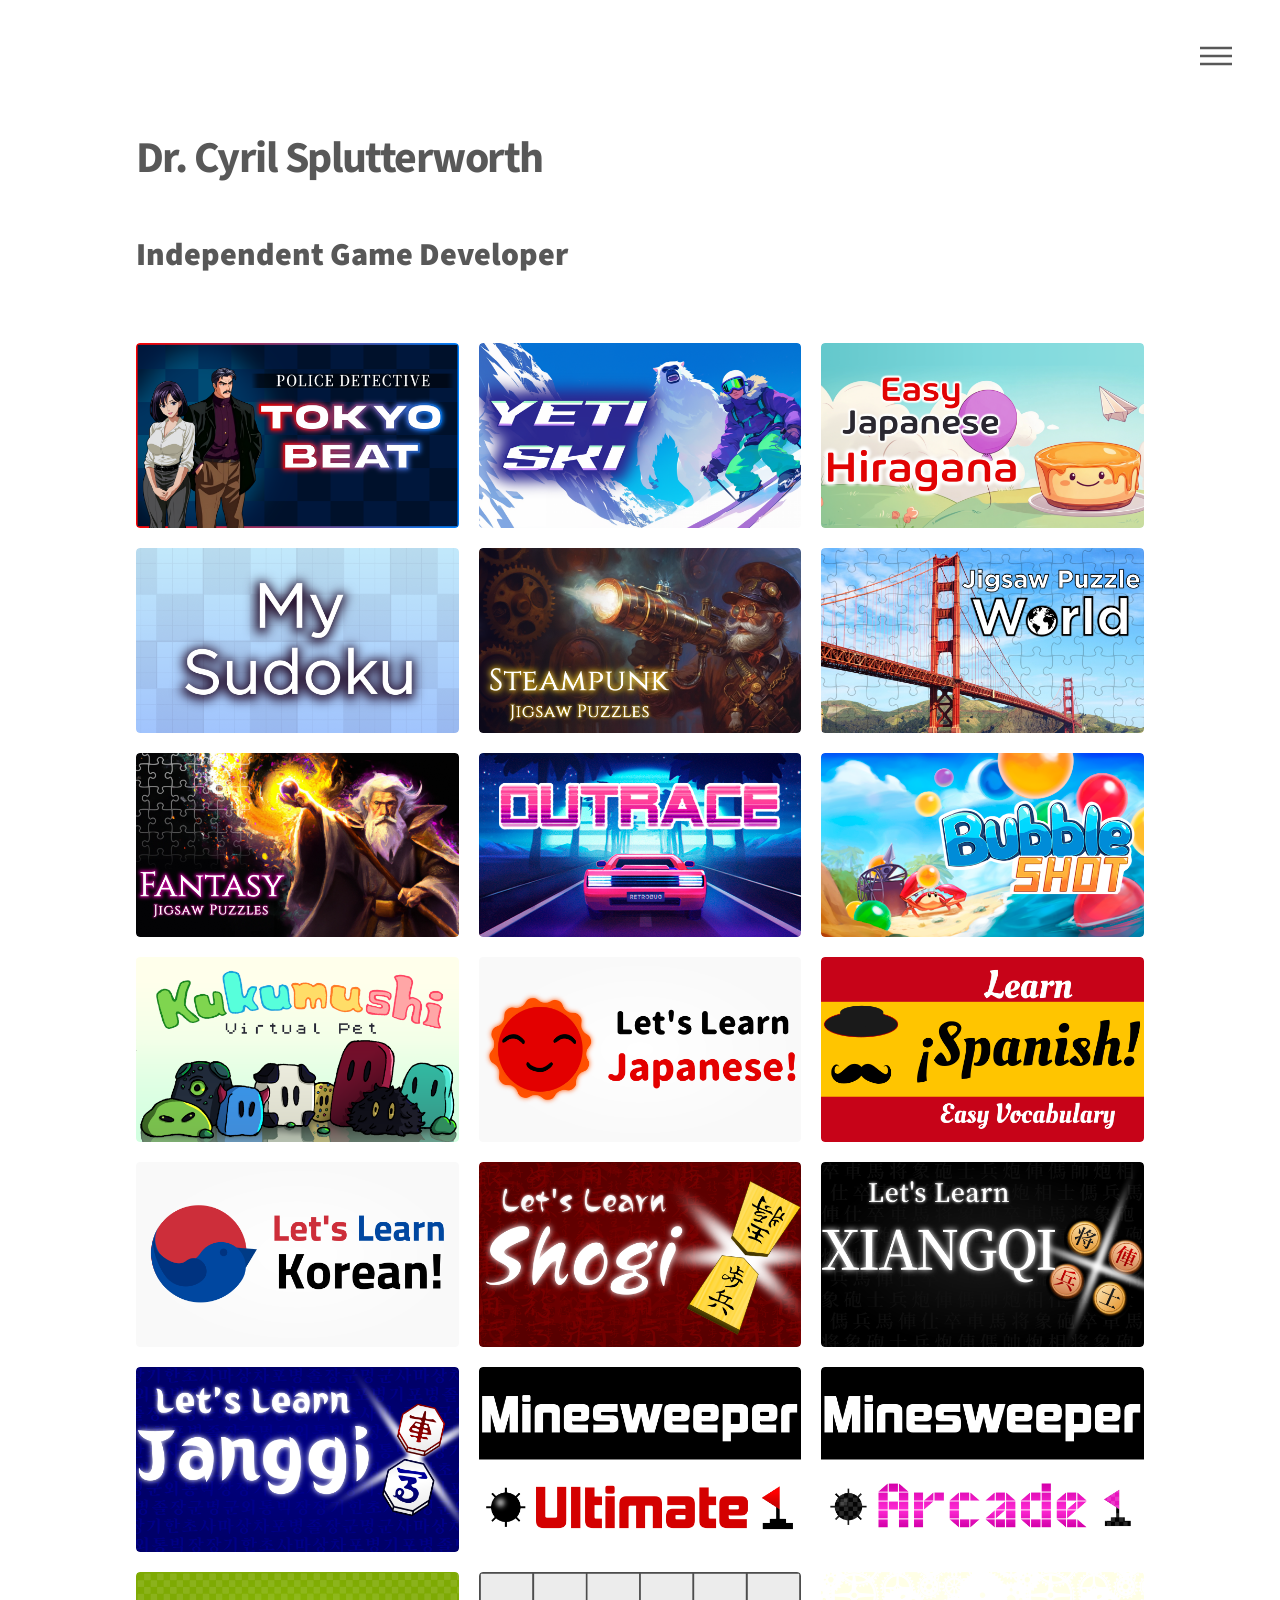
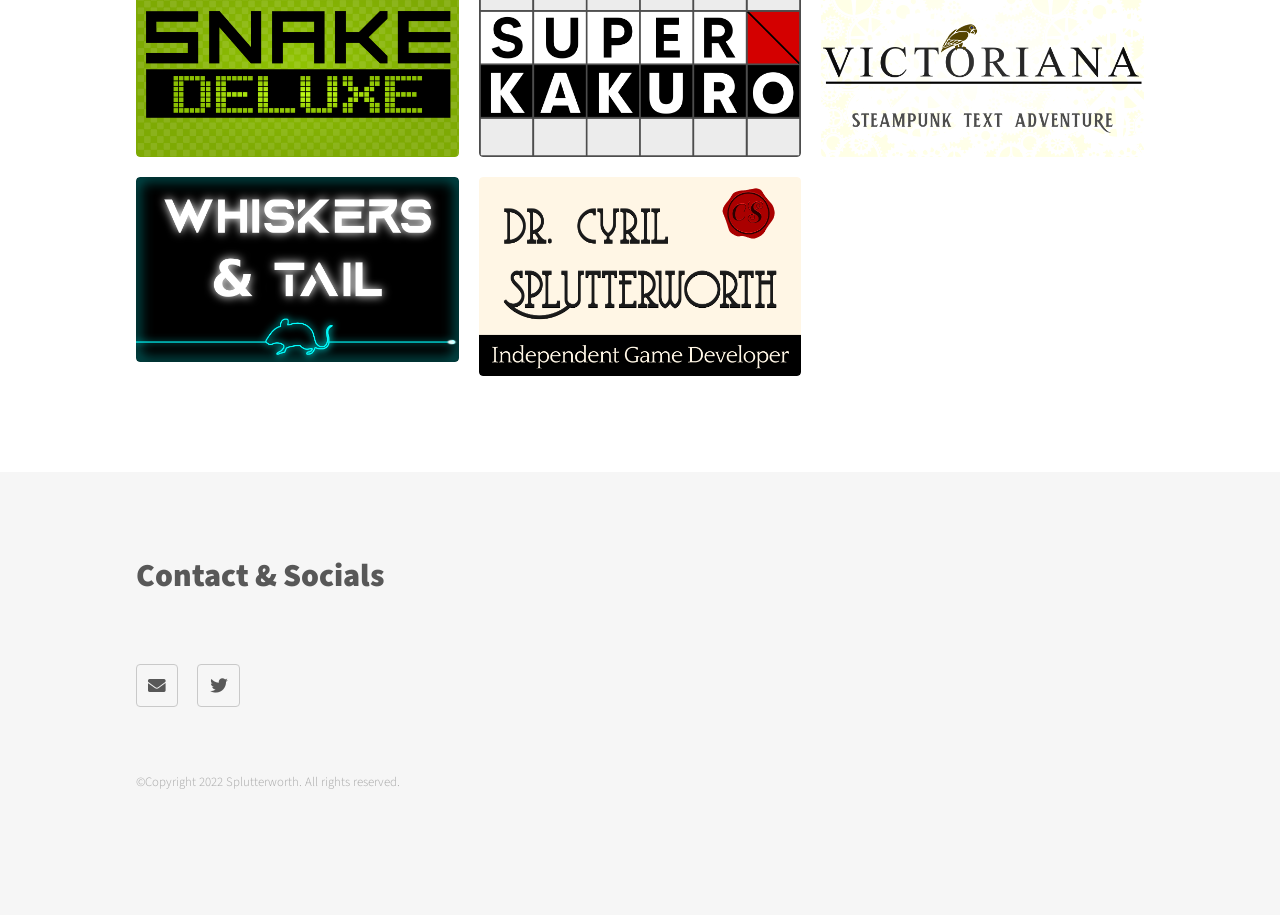
<file: index.html>
<!DOCTYPE HTML>
<!--
	Phantom by HTML5 UP
	html5up.net | @ajlkn
	Free for personal and commercial use under the CCA 3.0 license (html5up.net/license)
-->
<html>
	<head>
		<title>Dr. Cyril Splutterworth</title>
		<meta charset="utf-8" />
		<meta name="viewport" content="width=device-width, initial-scale=1, user-scalable=no" />
		<link rel="stylesheet" href="assets/css/main.css" />
		<noscript><link rel="stylesheet" href="assets/css/noscript.css" /></noscript>
	</head>
	<body class="is-preload">
		<!-- Wrapper -->
			<div id="wrapper">

				<!-- Header -->
					<header id="header">
						<div class="inner">

							<!-- Nav -->
								<nav>
									<ul>
										<li><a href="#menu">Menu</a></li>
									</ul>
								</nav>

						</div>
					</header>

				<!-- Menu -->
					<nav id="menu">
						<h2>Menu</h2>
						<ul>
							<!-- Links to other pages. Note links are relative to page folder location.
							 Game pages are linked differently to index and about, for example. -->
							<li><a href="index.html">Home</a></li>
							<li><a href="games/japanese.html">Let's Learn Japanese!</a></li>
							<li><a href="games/korean.html">Let's Learn Korean!</a></li>
							<li><a href="games/jigsaw.html">Jigsaw Puzzle Games</a></li>
							<li><a href="games/retro.html">Retro Games</a></li>
							<li><a href="games/other.html">Other Games</a></li>
							<li><a href="about.html">About Dr. Cyril Splutterworth</a></li>
						</ul>
					</nav>

				<!-- Main -->
				<div id="main">
					<div class="inner">
						<header>
							<h1>Dr. Cyril Splutterworth</h1>
							<h2>Independent Game Developer</h2>
						</header>
						<section class="tiles">
							<article class="style1">
								<span class="image">
									<img src="images/tokyo-beat/main_capsule.png" alt="" />
								</span>
								<a href="games/other.html#tokyo-beat">
									<div class="content">
										<p></p>
									</div>
								</a>
							</article>
							<article class="style1">
								<span class="image">
									<img src="images/yeti-ski/main_capsule.png" alt="" />
								</span>
								<a href="games/retro.html#yeti-ski">
									<div class="content">
										<p></p>
									</div>
								</a>
							</article>
							<article class="style1">
								<span class="image">
									<img src="images/easy-hiragana/main_capsule.png" alt="" />
								</span>
								<a href="games/other.html#easy-hiragana">
									<div class="content">
										<p></p>
									</div>
								</a>
							</article>
							<article class="style1">
								<span class="image">
									<img src="images/my-sudoku/main_capsule.png" alt="" />
								</span>
								<a href="games/other.html#my-sudoku">
									<div class="content">
										<p></p>
									</div>
								</a>
							</article>
							<article class="style1">
								<span class="image">
									<img src="images/jigsaw/steampunk/main_capsule.png" alt="" />
								</span>
								<a href="games/jigsaw.html#steampunk">
									<div class="content">
										<p></p>
									</div>
								</a>
							</article>
							<article class="style1">
								<span class="image">
									<img src="images/jigsaw/world/main_capsule.png" alt="" />
								</span>
								<a href="games/jigsaw.html#world">
									<div class="content">
										<p></p>
									</div>
								</a>
							</article>
							<article class="style1">
								<span class="image">
									<img src="images/jigsaw/fantasy/main_capsule.png" alt="" />
								</span>
								<a href="games/jigsaw.html#fantasy">
									<div class="content">
										<p></p>
									</div>
								</a>
							</article>
							<article class="style1">
								<span class="image">
									<img src="images/outrace/main_capsule.png" alt="" />
								</span>
								<a href="games/retro.html#outrace">
									<div class="content">
										<p></p>
									</div>
								</a>
							</article>
							<article class="style1">
								<span class="image">
									<img src="images/bubbles/main_capsule.png" alt="" />
								</span>
								<a href="games/retro.html#bubble_shot">
									<div class="content">
										<p></p>
									</div>
								</a>
							</article>
							<article class="style1">
								<span class="image">
									<img src="images/kukumushi/main_capsule.png" alt="" />
								</span>
								<a href="games/retro.html#kukumushi">
									<div class="content">
										<p></p>
									</div>
								</a>
							</article>
							<article class="style1">
								<span class="image">
									<img src="images/japanese/main_capsule.png" alt="" />
								</span>
								<a href="games/japanese.html">
									<div class="content">
										<p></p>
									</div>
								</a>
							</article>
							<article class="style1">
								<span class="image">
									<img src="images/spanish/main_capsule.png" alt="" />
								</span>
								<a href="games/other.html#spanish">
									<div class="content">
										<p></p>
									</div>
								</a>
							</article>
							<article class="style1">
								<span class="image">
									<img src="images/korean/main_capsule.png" alt="" />
								</span>
								<a href="games/korean.html">
									<div class="content">
										<p></p>
									</div>
								</a>
							</article>
							<article class="style1">
								<span class="image">
									<img src="images/shogi/main_capsule.png" alt="" />
								</span>
								<a href="games/japanese.html#shogi">
									<div class="content">
										<p></p>
									</div>
								</a>
							</article>
							<article class="style1">
								<span class="image">
									<img src="images/xiangqi/main_capsule.png" alt="" />
								</span>
								<a href="games/other.html#xiangqi">
									<div class="content">
										<p></p>
									</div>
								</a>
							</article>
							<article class="style1">
								<span class="image">
									<img src="images/janggi/main_capsule.png" alt="" />
								</span>
								<a href="games/korean.html#janggi">
									<div class="content">
										<p></p>
									</div>
								</a>
							</article>
							<article class="style1">
								<span class="image">
									<img src="images/minesweeper/main_capsule.png" alt="" />
								</span>
								<a href="games/retro.html#minesweeper_ultimate">
									<div class="content">
										<p></p>
									</div>
								</a>
							</article>
							<article class="style1">
								<span class="image">
									<img src="images/minesweeper/arcade/main_capsule.png" alt="" />
								</span>
								<a href="games/retro.html#minesweeper_arcade">
									<div class="content">
										<p></p>
									</div>
								</a>
							</article>
							<article class="style1">
								<span class="image">
									<img src="images/snake/main_capsule.png" alt="" />
								</span>
								<a href="games/retro.html#snake">
									<div class="content">
										<p></p>
									</div>
								</a>
							</article>
							<article class="style1">
								<span class="image">
									<img src="images/kakuro/main_capsule.png" alt="" />
								</span>
								<a href="games/japanese.html#kakuro">
									<div class="content">
										<p></p>
									</div>
								</a>
							</article>
							<article class="style1">
								<span class="image">
									<img src="images/victoriana/main_capsule.png" alt="" />
								</span>
								<a href="games/other.html#victoriana">
									<div class="content">
										<p></p>
									</div>
								</a>
							</article>
							<article class="style1">
								<span class="image">
									<img src="images/whiskers/main_capsule.png" alt="" />
								</span>
								<a href="games/other.html#whiskers">
									<div class="content">
										<p></p>
									</div>
								</a>
							</article>
							<article class="style1">
								<span class="image">
									<img src="images/splutterworth/main_capsule.png" alt="" />
								</span>
								<a href="about.html">
									<div class="content">
										<p></p>
									</div>
								</a>
							</article>
						</section>
					</div>
				</div>

				<!-- Footer -->
					<footer id="footer">
						<div class="inner">
							<section>
								<h2>Contact & Socials</h2>
								<ul class="icons">
									<li><a href="mailto:cyrilsplutterworth@gmail.com" class="icon solid style2 fa-envelope"><span class="label">Email</span></a></li>
									<li><a href="https://twitter.com/DrSplutterworth" class="icon brands style2 fa-twitter"><span class="label">Twitter</span></a></li>
								</ul>
							</section>
							<ul class="copyright">
								<li>&copy;Copyright 2022 Splutterworth. All rights reserved.</li>
							</ul>
						</div>
					</footer>

			</div>

		<!-- Scripts -->
			<script src="assets/js/jquery.min.js"></script>
			<script src="assets/js/browser.min.js"></script>
			<script src="assets/js/breakpoints.min.js"></script>
			<script src="assets/js/util.js"></script>
			<script src="assets/js/main.js"></script>

	</body>
</html>
</file>
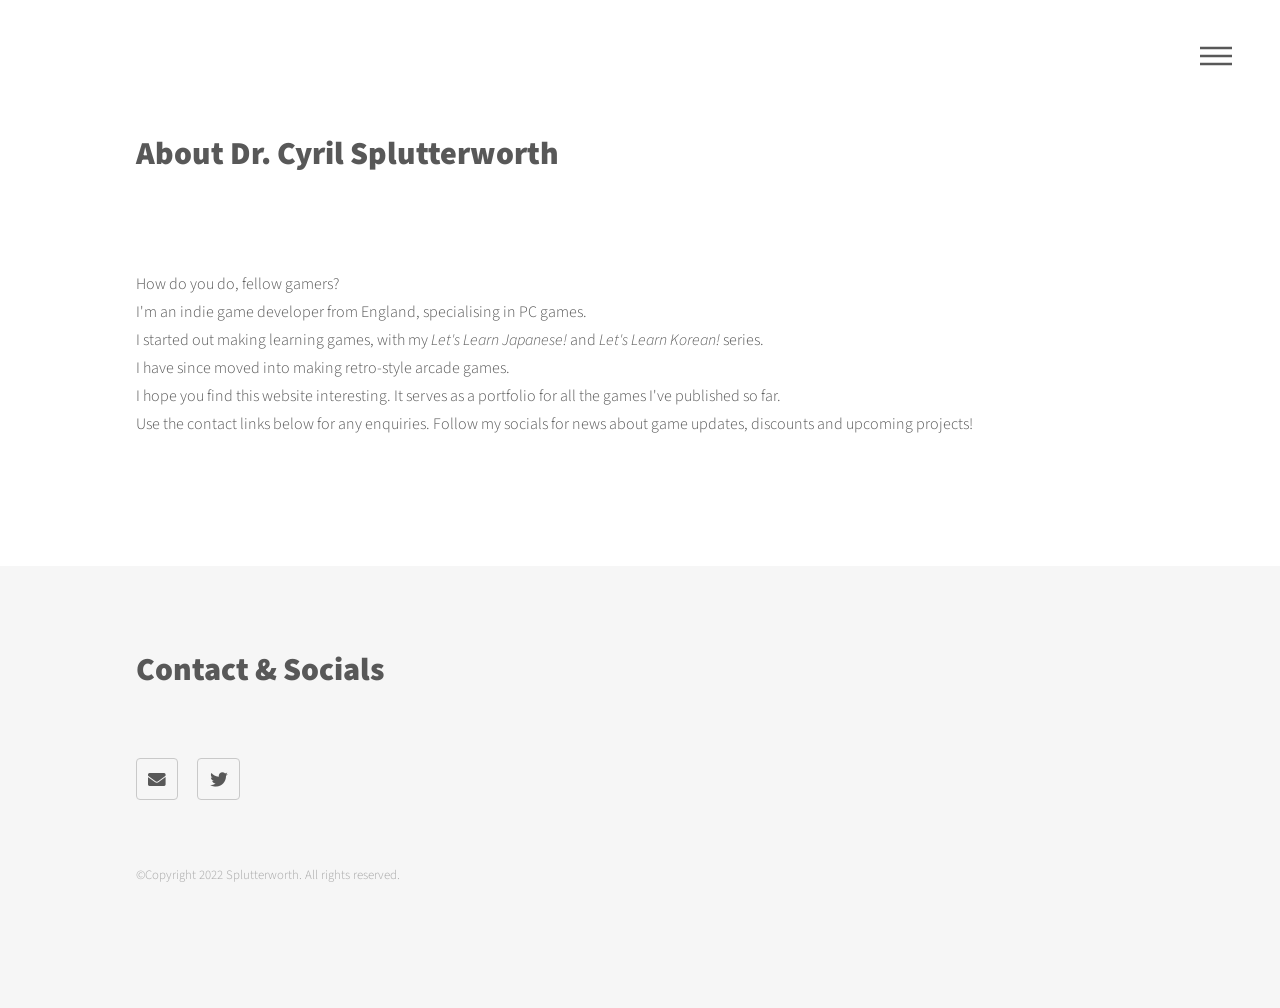
<file: about.html>
<!DOCTYPE HTML>
<!--
	Phantom by HTML5 UP
	html5up.net | @ajlkn
	Free for personal and commercial use under the CCA 3.0 license (html5up.net/license)
-->
<html>
	<head>
		<title>About Dr. Cyril Splutterworth</title>
		<meta charset="utf-8" />
		<meta name="viewport" content="width=device-width, initial-scale=1, user-scalable=no" />
		<link rel="stylesheet" href="../assets/css/main.css" />
		<noscript><link rel="stylesheet" href="../assets/css/noscript.css" /></noscript>
	</head>
	<body class="is-preload">
		<!-- Wrapper -->
			<div id="wrapper">

				<!-- Header -->
					<header id="header">
						<div class="inner">

							<!-- Nav -->
								<nav>
									<ul>
										<li><a href="#menu">Menu</a></li>
									</ul>
								</nav>

						</div>
					</header>

				<!-- Menu -->
					<nav id="menu">
						<h2>Menu</h2>
						<ul>
							<!-- Links to other pages. Note links are relative to page folder location.
							 Game pages are linked differently to index and about, for example. -->
							 <li><a href="index.html">Home</a></li>
							 <li><a href="games/japanese.html">Let's Learn Japanese!</a></li>
							 <li><a href="games/korean.html">Let's Learn Korean!</a></li>
							 <li><a href="games/jigsaw.html">Jigsaw Puzzle Games</a></li>
							 <li><a href="games/retro.html">Retro Games</a></li>
							 <li><a href="games/other.html">Other Games</a></li>
							 <li><a href="about.html">About Dr. Cyril Splutterworth</a></li>
						</ul>
					</nav>

				<!-- Main -->
					<div id="main">
						<div class="inner">
							<!--Page title-->
							<!-- <h1>About Dr. Cyril Splutterworth</h1> H1 title removed for this page  -->
							<!--Standard game item entry-->
							<h2>About Dr. Cyril Splutterworth</h2> 

							<br>
							<p>How do you do, fellow gamers?<br>
								I'm an indie game developer from England, specialising in PC games.<br>
								I started out making learning games, with my <i>Let's Learn Japanese!</i> and <i>Let's Learn Korean!</i> series.<br>
								I have since moved into making retro-style arcade games.<br>
								I hope you find this website interesting. It serves as a portfolio for all the games I've published so far.<br>
								Use the contact links below for any enquiries. Follow my socials for news about game updates, discounts and upcoming projects!<br>
							</p>
						</div>
					</div>

				<!-- Footer -->
				<footer id="footer">
					<div class="inner">
						<section>
							<h2>Contact & Socials</h2>
							<ul class="icons">
								<li><a href="mailto:cyrilsplutterworth@gmail.com" class="icon solid style2 fa-envelope"><span class="label">Email</span></a></li>
								<li><a href="https://twitter.com/DrSplutterworth" class="icon brands style2 fa-twitter"><span class="label">Twitter</span></a></li>
							</ul>
						</section>
						<ul class="copyright">
							<li>&copy;Copyright 2022 Splutterworth. All rights reserved.</li>
						</ul>
					</div>
				</footer>
			</div>

		<!-- Scripts -->
			<script src="../assets/js/jquery.min.js"></script>
			<script src="../assets/js/browser.min.js"></script>
			<script src="../assets/js/breakpoints.min.js"></script>
			<script src="../assets/js/util.js"></script>
			<script src="../assets/js/main.js"></script>

	</body>
</html>
</file>
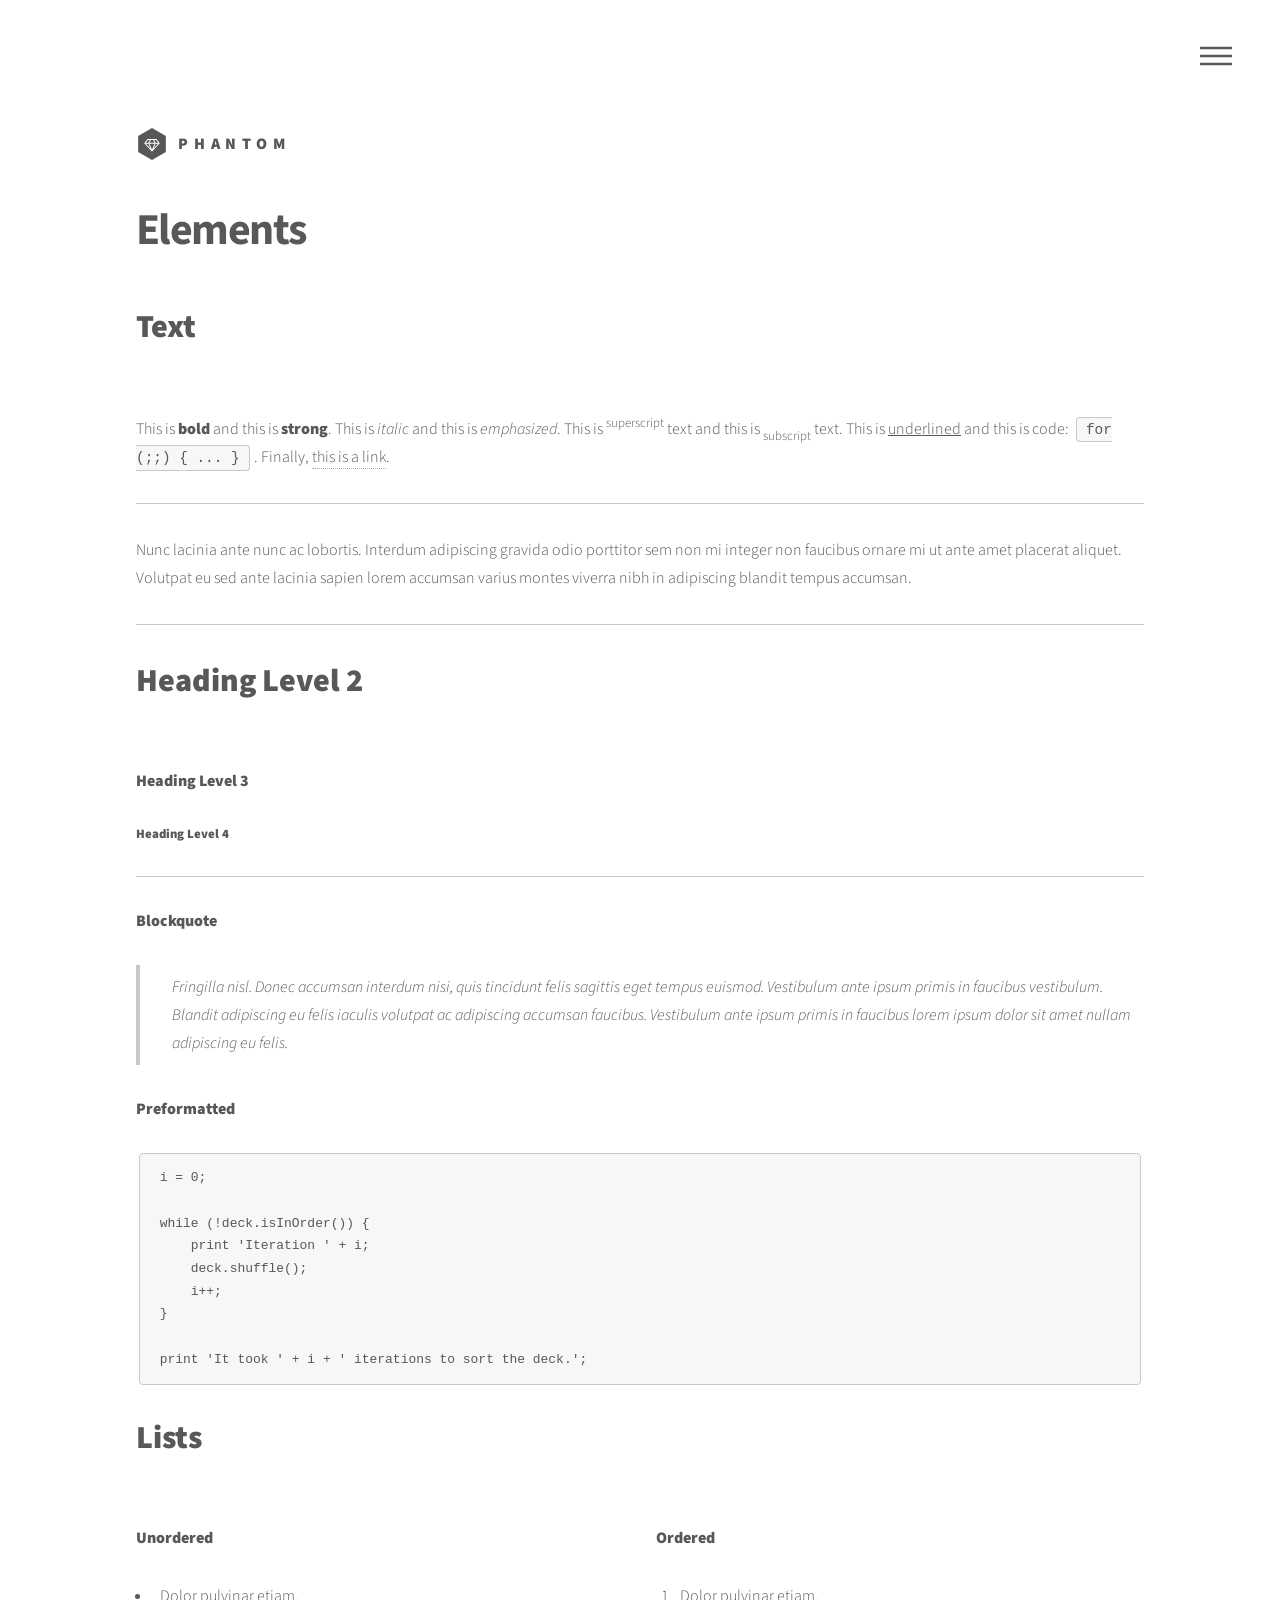
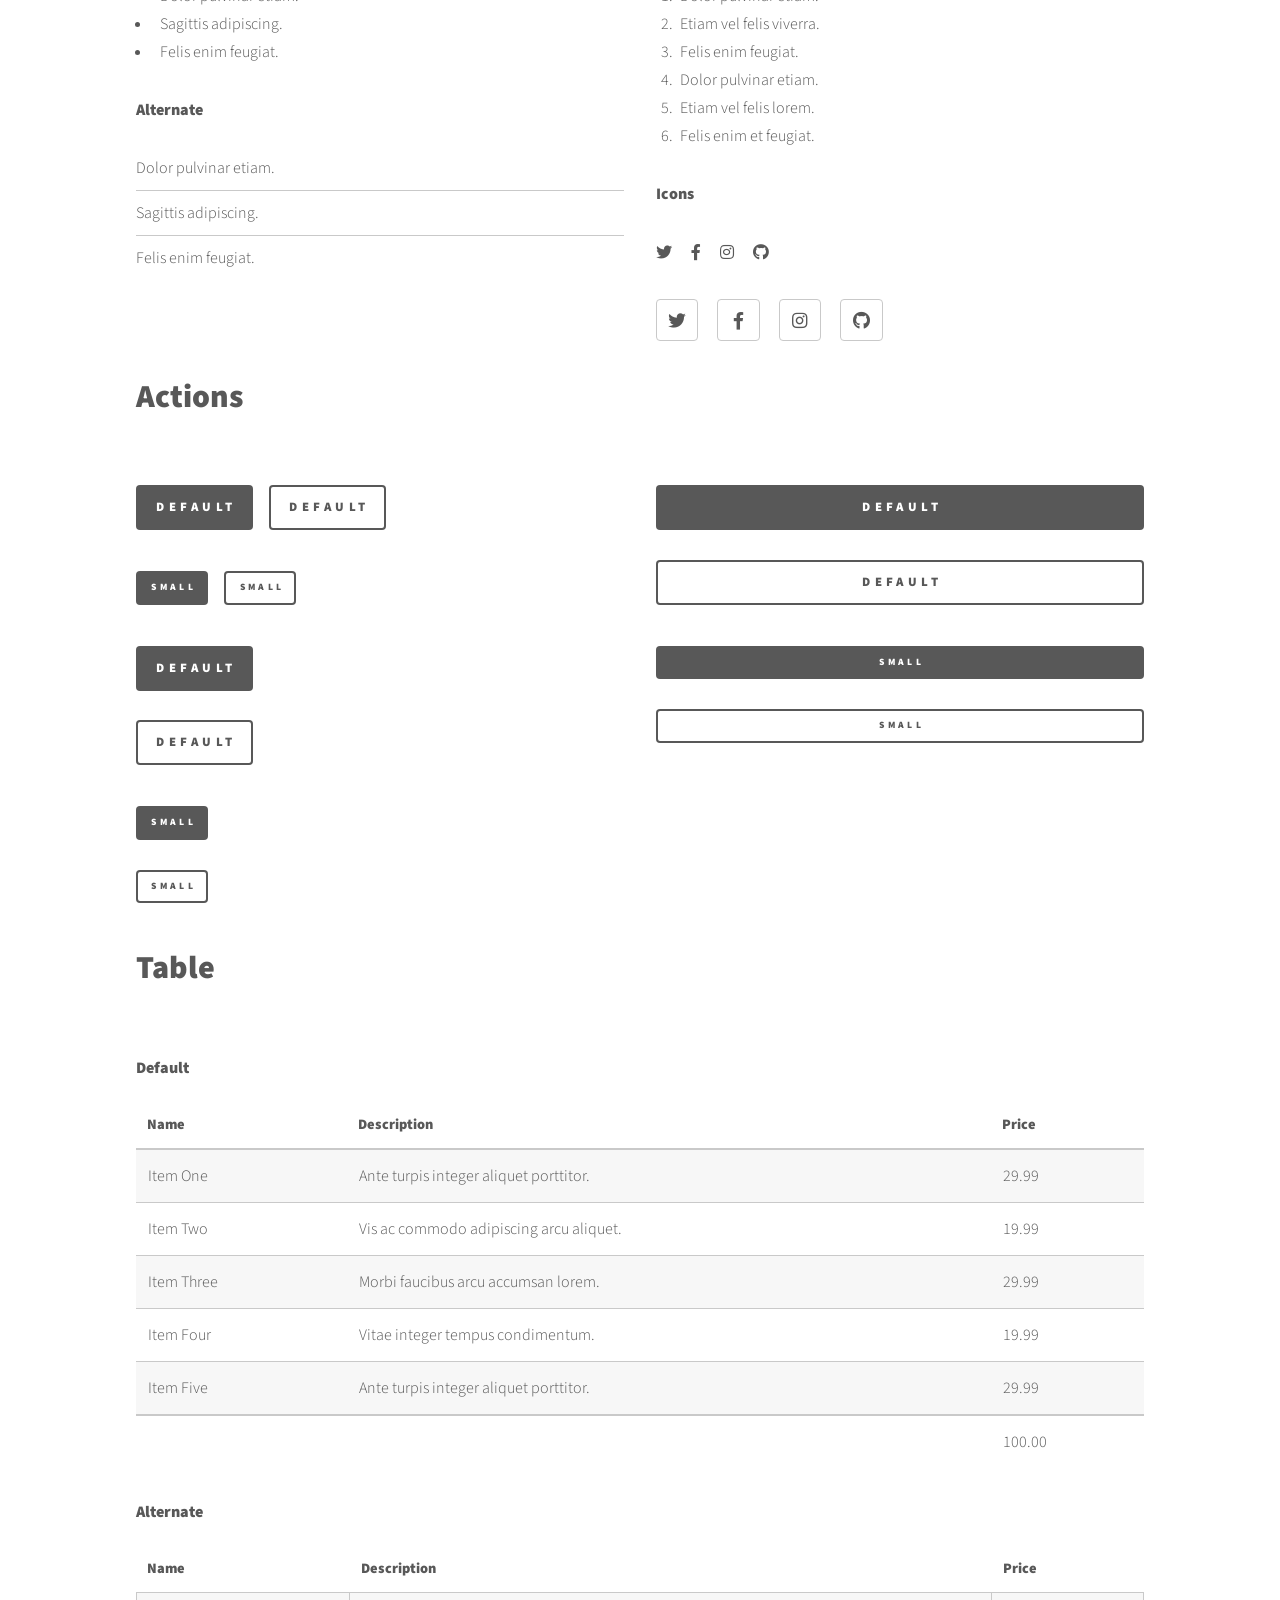
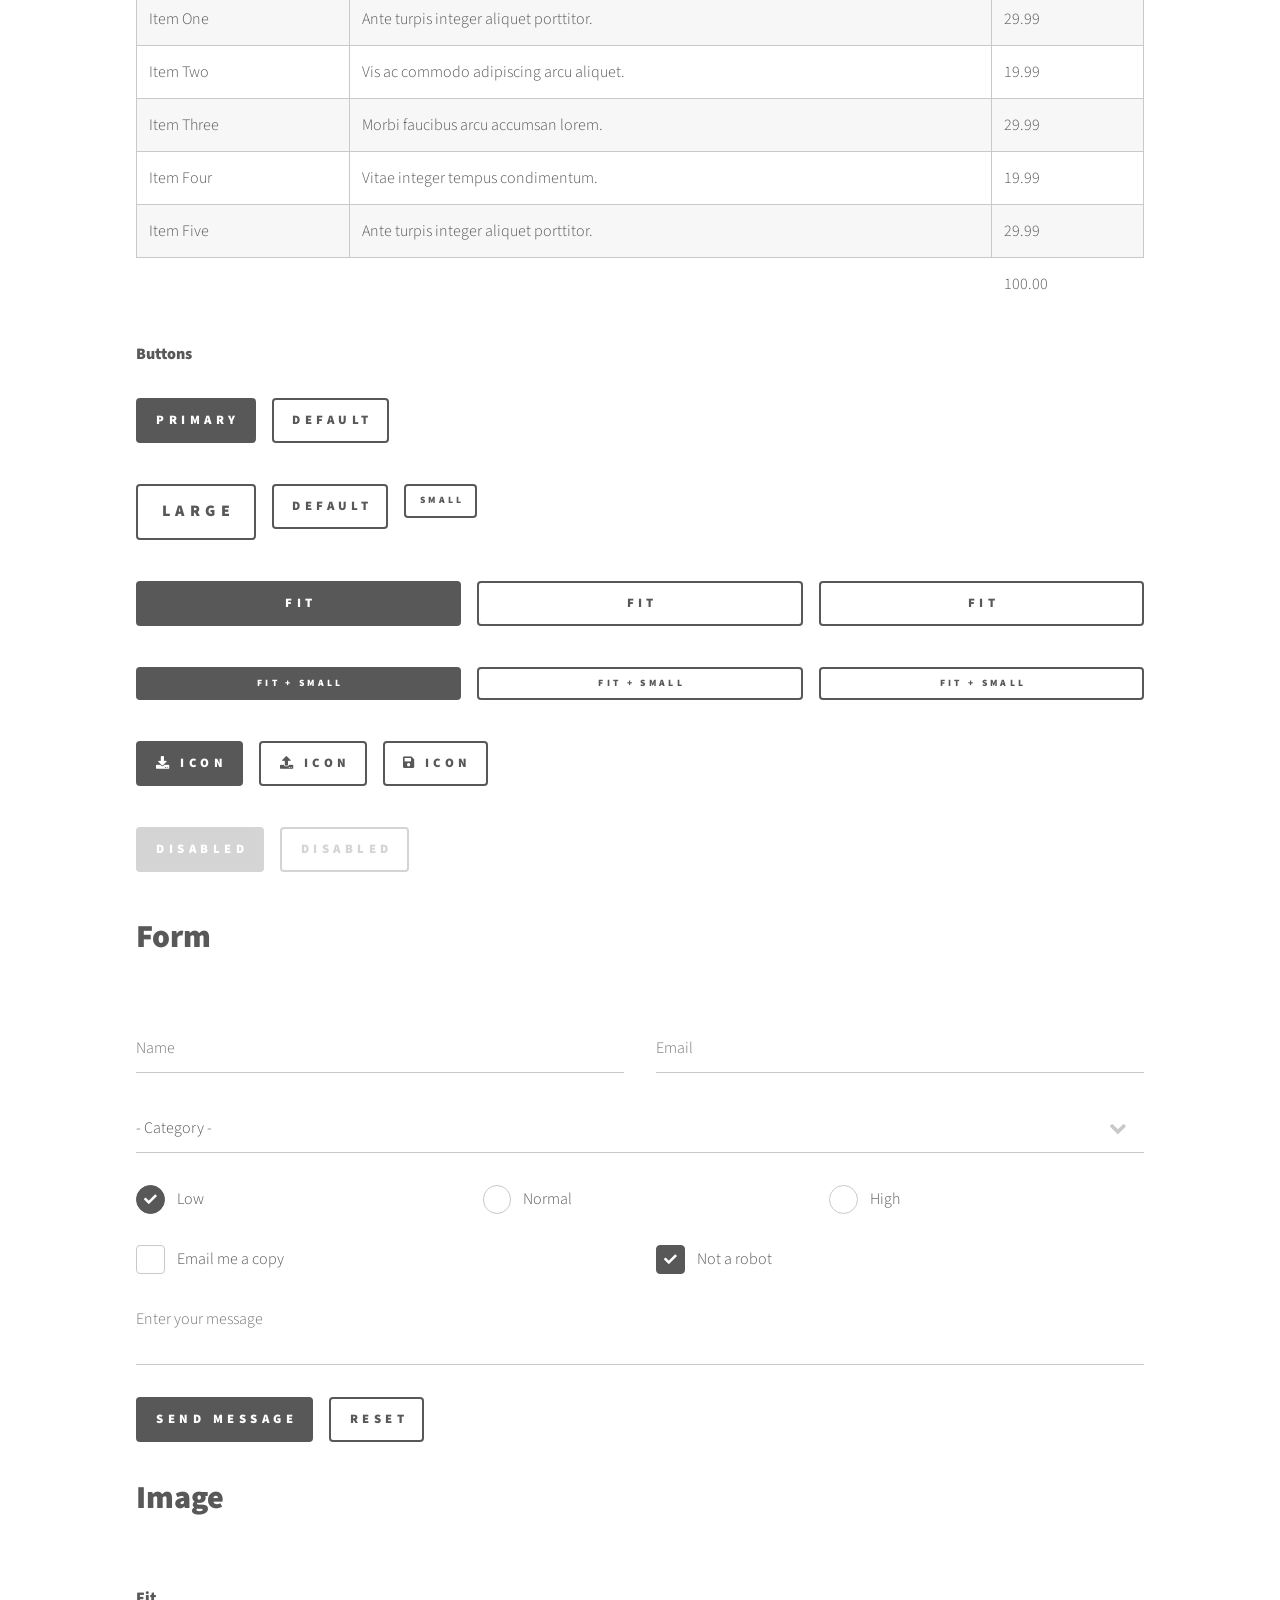
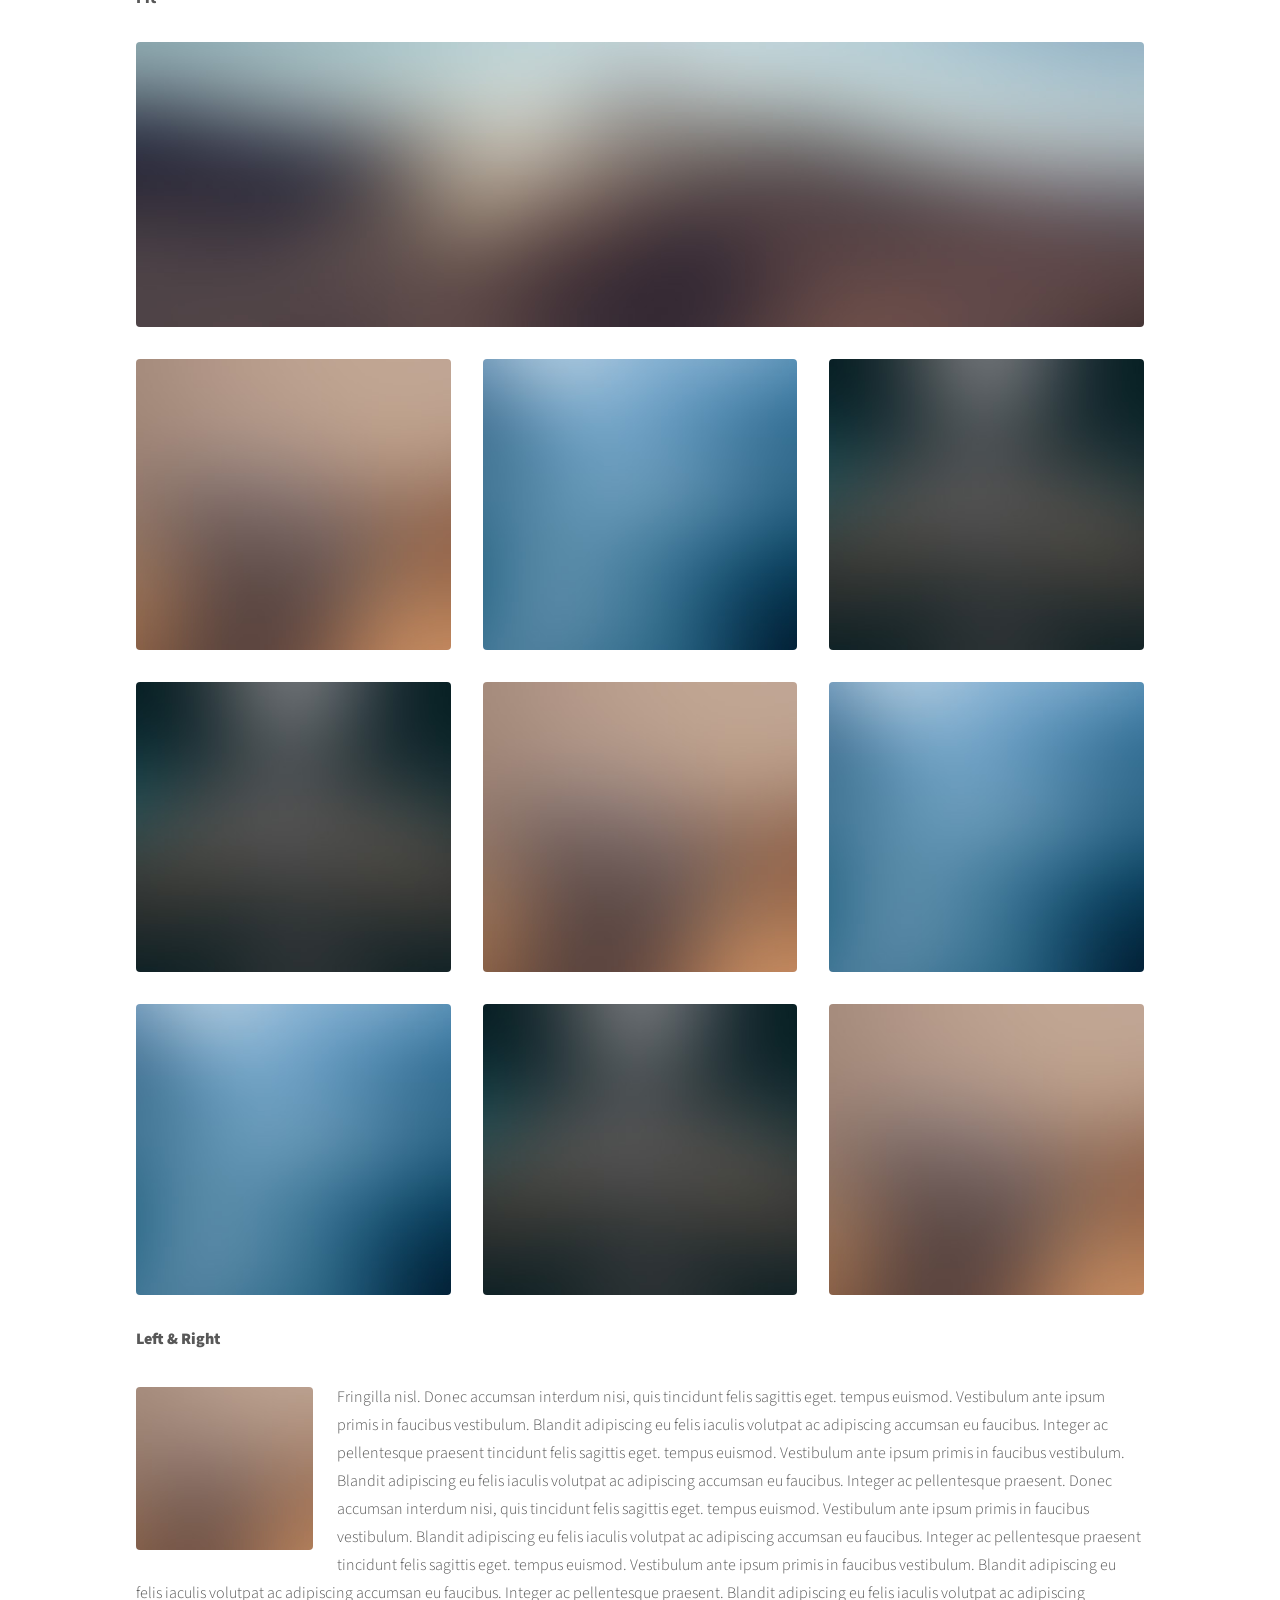
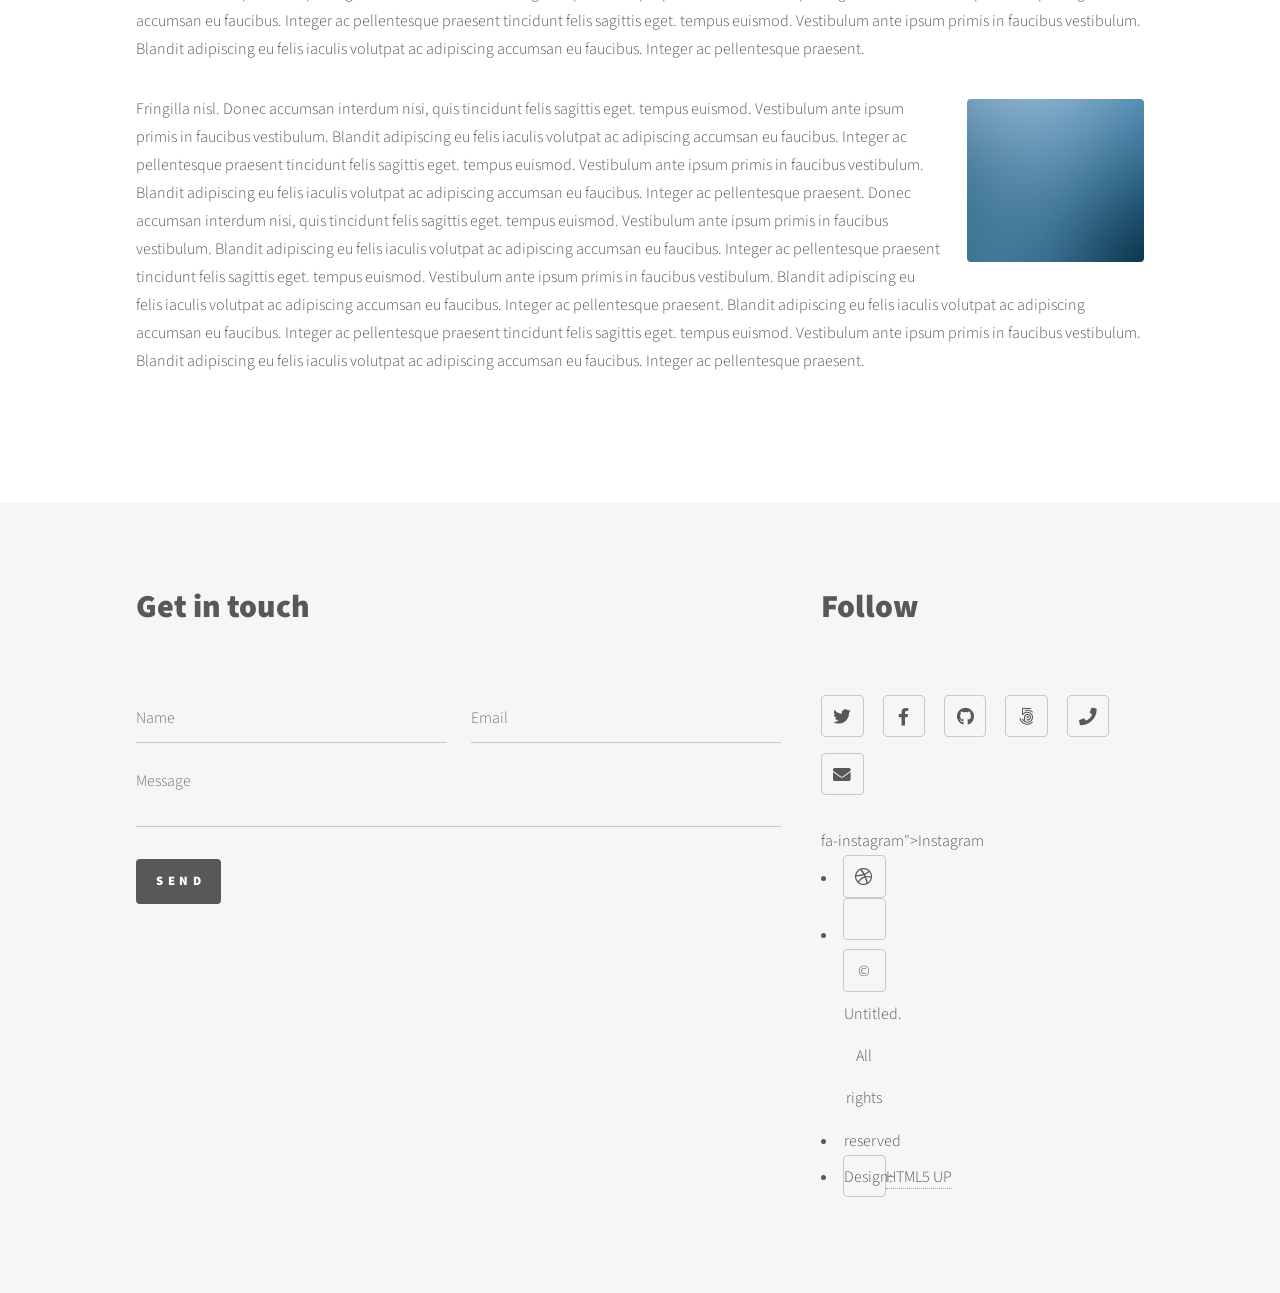
<file: elements.html>
<!DOCTYPE HTML>
<!--
	Phantom by HTML5 UP
	html5up.net | @ajlkn
	Free for personal and commercial use under the CCA 3.0 license (html5up.net/license)
-->
<html>
	<head>
		<title>Elements - Phantom by HTML5 UP</title>
		<meta charset="utf-8" />
		<meta name="viewport" content="width=device-width, initial-scale=1, user-scalable=no" />
		<link rel="stylesheet" href="assets/css/main.css" />
		<noscript><link rel="stylesheet" href="assets/css/noscript.css" /></noscript>
	</head>
	<body class="is-preload">
		<!-- Wrapper -->
			<div id="wrapper">

				<!-- Header -->
					<header id="header">
						<div class="inner">

							<!-- Logo -->
								<a href="index.html" class="logo">
									<span class="symbol"><img src="images/logo.svg" alt="" /></span><span class="title">Phantom</span>
								</a>

							<!-- Nav -->
								<nav>
									<ul>
										<li><a href="#menu">Menu</a></li>
									</ul>
								</nav>

						</div>
					</header>

				<!-- Menu -->
					<nav id="menu">
						<h2>Menu</h2>
						<ul>
							<li><a href="index.html">Home</a></li>
							<li><a href="generic.html">Ipsum veroeros</a></li>
							<li><a href="generic.html">Tempus etiam</a></li>
							<li><a href="generic.html">Consequat dolor</a></li>
							<li><a href="elements.html">Elements</a></li>
						</ul>
					</nav>

				<!-- Main -->
					<div id="main">
						<div class="inner">
							<h1>Elements</h1>

							<!-- Text -->
								<section>
									<h2>Text</h2>
									<p>This is <b>bold</b> and this is <strong>strong</strong>. This is <i>italic</i> and this is <em>emphasized</em>.
									This is <sup>superscript</sup> text and this is <sub>subscript</sub> text.
									This is <u>underlined</u> and this is code: <code>for (;;) { ... }</code>. Finally, <a href="#">this is a link</a>.</p>
									<hr />
									<p>Nunc lacinia ante nunc ac lobortis. Interdum adipiscing gravida odio porttitor sem non mi integer non faucibus ornare mi ut ante amet placerat aliquet. Volutpat eu sed ante lacinia sapien lorem accumsan varius montes viverra nibh in adipiscing blandit tempus accumsan.</p>
									<hr />
									<h2>Heading Level 2</h2>
									<h3>Heading Level 3</h3>
									<h4>Heading Level 4</h4>
									<hr />
									<h3>Blockquote</h3>
									<blockquote>Fringilla nisl. Donec accumsan interdum nisi, quis tincidunt felis sagittis eget tempus euismod. Vestibulum ante ipsum primis in faucibus vestibulum. Blandit adipiscing eu felis iaculis volutpat ac adipiscing accumsan faucibus. Vestibulum ante ipsum primis in faucibus lorem ipsum dolor sit amet nullam adipiscing eu felis.</blockquote>
									<h3>Preformatted</h3>
									<pre><code>i = 0;

while (!deck.isInOrder()) {
    print 'Iteration ' + i;
    deck.shuffle();
    i++;
}

print 'It took ' + i + ' iterations to sort the deck.';</code></pre>
								</section>

							<!-- Lists -->
								<section>
									<h2>Lists</h2>
									<div class="row">
										<div class="col-6 col-12-medium">
											<h3>Unordered</h3>
											<ul>
												<li>Dolor pulvinar etiam.</li>
												<li>Sagittis adipiscing.</li>
												<li>Felis enim feugiat.</li>
											</ul>
											<h3>Alternate</h3>
											<ul class="alt">
												<li>Dolor pulvinar etiam.</li>
												<li>Sagittis adipiscing.</li>
												<li>Felis enim feugiat.</li>
											</ul>
										</div>
										<div class="col-6 col-12-medium">
											<h3>Ordered</h3>
											<ol>
												<li>Dolor pulvinar etiam.</li>
												<li>Etiam vel felis viverra.</li>
												<li>Felis enim feugiat.</li>
												<li>Dolor pulvinar etiam.</li>
												<li>Etiam vel felis lorem.</li>
												<li>Felis enim et feugiat.</li>
											</ol>
											<h3>Icons</h3>
											<ul class="icons">
												<li><a href="#" class="icon brands style1 fa-twitter"><span class="label">Twitter</span></a></li>
												<li><a href="#" class="icon brands style1 fa-facebook-f"><span class="label">Facebook</span></a></li>
												<li><a href="#" class="icon brands style1 fa-instagram"><span class="label">Instagram</span></a></li>
												<li><a href="#" class="icon brands style1 fa-github"><span class="label">Github</span></a></li>
											</ul>
											<ul class="icons">
												<li><a href="#" class="icon brands style2 fa-twitter"><span class="label">Twitter</span></a></li>
												<li><a href="#" class="icon brands style2 fa-facebook-f"><span class="label">Facebook</span></a></li>
												<li><a href="#" class="icon brands style2 fa-instagram"><span class="label">Instagram</span></a></li>
												<li><a href="#" class="icon brands style2 fa-github"><span class="label">Github</span></a></li>
											</ul>
										</div>
									</div>
									<h2>Actions</h2>
									<div class="row">
										<div class="col-6 col-12-medium">
											<ul class="actions">
												<li><a href="#" class="button primary">Default</a></li>
												<li><a href="#" class="button">Default</a></li>
											</ul>
											<ul class="actions small">
												<li><a href="#" class="button primary small">Small</a></li>
												<li><a href="#" class="button small">Small</a></li>
											</ul>
											<ul class="actions stacked">
												<li><a href="#" class="button primary">Default</a></li>
												<li><a href="#" class="button">Default</a></li>
											</ul>
											<ul class="actions stacked">
												<li><a href="#" class="button primary small">Small</a></li>
												<li><a href="#" class="button small">Small</a></li>
											</ul>
										</div>
										<div class="col-6 col-12-medium">
											<ul class="actions stacked">
												<li><a href="#" class="button primary fit">Default</a></li>
												<li><a href="#" class="button fit">Default</a></li>
											</ul>
											<ul class="actions stacked">
												<li><a href="#" class="button primary small fit">Small</a></li>
												<li><a href="#" class="button small fit">Small</a></li>
											</ul>
										</div>
									</div>
								</section>

							<!-- Table -->
								<section>
									<h2>Table</h2>
									<h3>Default</h3>
									<div class="table-wrapper">
										<table>
											<thead>
												<tr>
													<th>Name</th>
													<th>Description</th>
													<th>Price</th>
												</tr>
											</thead>
											<tbody>
												<tr>
													<td>Item One</td>
													<td>Ante turpis integer aliquet porttitor.</td>
													<td>29.99</td>
												</tr>
												<tr>
													<td>Item Two</td>
													<td>Vis ac commodo adipiscing arcu aliquet.</td>
													<td>19.99</td>
												</tr>
												<tr>
													<td>Item Three</td>
													<td> Morbi faucibus arcu accumsan lorem.</td>
													<td>29.99</td>
												</tr>
												<tr>
													<td>Item Four</td>
													<td>Vitae integer tempus condimentum.</td>
													<td>19.99</td>
												</tr>
												<tr>
													<td>Item Five</td>
													<td>Ante turpis integer aliquet porttitor.</td>
													<td>29.99</td>
												</tr>
											</tbody>
											<tfoot>
												<tr>
													<td colspan="2"></td>
													<td>100.00</td>
												</tr>
											</tfoot>
										</table>
									</div>

									<h3>Alternate</h3>
									<div class="table-wrapper">
										<table class="alt">
											<thead>
												<tr>
													<th>Name</th>
													<th>Description</th>
													<th>Price</th>
												</tr>
											</thead>
											<tbody>
												<tr>
													<td>Item One</td>
													<td>Ante turpis integer aliquet porttitor.</td>
													<td>29.99</td>
												</tr>
												<tr>
													<td>Item Two</td>
													<td>Vis ac commodo adipiscing arcu aliquet.</td>
													<td>19.99</td>
												</tr>
												<tr>
													<td>Item Three</td>
													<td> Morbi faucibus arcu accumsan lorem.</td>
													<td>29.99</td>
												</tr>
												<tr>
													<td>Item Four</td>
													<td>Vitae integer tempus condimentum.</td>
													<td>19.99</td>
												</tr>
												<tr>
													<td>Item Five</td>
													<td>Ante turpis integer aliquet porttitor.</td>
													<td>29.99</td>
												</tr>
											</tbody>
											<tfoot>
												<tr>
													<td colspan="2"></td>
													<td>100.00</td>
												</tr>
											</tfoot>
										</table>
									</div>
								</section>

							<!-- Buttons -->
								<section>
									<h3>Buttons</h3>
									<ul class="actions">
										<li><a href="#" class="button primary">Primary</a></li>
										<li><a href="#" class="button">Default</a></li>
									</ul>
									<ul class="actions">
										<li><a href="#" class="button large">Large</a></li>
										<li><a href="#" class="button">Default</a></li>
										<li><a href="#" class="button small">Small</a></li>
									</ul>
									<ul class="actions fit">
										<li><a href="#" class="button primary fit">Fit</a></li>
										<li><a href="#" class="button fit">Fit</a></li>
										<li><a href="#" class="button fit">Fit</a></li>
									</ul>
									<ul class="actions fit small">
										<li><a href="#" class="button primary fit small">Fit + Small</a></li>
										<li><a href="#" class="button fit small">Fit + Small</a></li>
										<li><a href="#" class="button fit small">Fit + Small</a></li>
									</ul>
									<ul class="actions">
										<li><a href="#" class="button primary icon solid fa-download">Icon</a></li>
										<li><a href="#" class="button icon solid fa-upload">Icon</a></li>
										<li><a href="#" class="button icon solid fa-save">Icon</a></li>
									</ul>
									<ul class="actions">
										<li><span class="button primary disabled">Disabled</span></li>
										<li><span class="button disabled">Disabled</span></li>
									</ul>
								</section>

							<!-- Form -->
								<section>
									<h2>Form</h2>
									<form method="post" action="#">
										<div class="row gtr-uniform">
											<div class="col-6 col-12-xsmall">
												<input type="text" name="demo-name" id="demo-name" value="" placeholder="Name" />
											</div>
											<div class="col-6 col-12-xsmall">
												<input type="email" name="demo-email" id="demo-email" value="" placeholder="Email" />
											</div>
											<div class="col-12">
												<select name="demo-category" id="demo-category">
													<option value="">- Category -</option>
													<option value="1">Manufacturing</option>
													<option value="1">Shipping</option>
													<option value="1">Administration</option>
													<option value="1">Human Resources</option>
												</select>
											</div>
											<div class="col-4 col-12-small">
												<input type="radio" id="demo-priority-low" name="demo-priority" checked>
												<label for="demo-priority-low">Low</label>
											</div>
											<div class="col-4 col-12-small">
												<input type="radio" id="demo-priority-normal" name="demo-priority">
												<label for="demo-priority-normal">Normal</label>
											</div>
											<div class="col-4 col-12-small">
												<input type="radio" id="demo-priority-high" name="demo-priority">
												<label for="demo-priority-high">High</label>
											</div>
											<div class="col-6 col-12-small">
												<input type="checkbox" id="demo-copy" name="demo-copy">
												<label for="demo-copy">Email me a copy</label>
											</div>
											<div class="col-6 col-12-small">
												<input type="checkbox" id="demo-human" name="demo-human" checked>
												<label for="demo-human">Not a robot</label>
											</div>
											<div class="col-12">
												<textarea name="demo-message" id="demo-message" placeholder="Enter your message" rows="6"></textarea>
											</div>
											<div class="col-12">
												<ul class="actions">
													<li><input type="submit" value="Send Message" class="primary" /></li>
													<li><input type="reset" value="Reset" /></li>
												</ul>
											</div>
										</div>
									</form>
								</section>

							<!-- Image -->
								<section>
									<h2>Image</h2>
									<h3>Fit</h3>
									<div class="box alt">
										<div class="row gtr-uniform">
											<div class="col-12"><span class="image fit"><img src="images/pic13.jpg" alt="" /></span></div>
											<div class="col-4"><span class="image fit"><img src="images/pic01.jpg" alt="" /></span></div>
											<div class="col-4"><span class="image fit"><img src="images/pic02.jpg" alt="" /></span></div>
											<div class="col-4"><span class="image fit"><img src="images/pic03.jpg" alt="" /></span></div>
											<div class="col-4"><span class="image fit"><img src="images/pic03.jpg" alt="" /></span></div>
											<div class="col-4"><span class="image fit"><img src="images/pic01.jpg" alt="" /></span></div>
											<div class="col-4"><span class="image fit"><img src="images/pic02.jpg" alt="" /></span></div>
											<div class="col-4"><span class="image fit"><img src="images/pic02.jpg" alt="" /></span></div>
											<div class="col-4"><span class="image fit"><img src="images/pic03.jpg" alt="" /></span></div>
											<div class="col-4"><span class="image fit"><img src="images/pic01.jpg" alt="" /></span></div>
										</div>
									</div>
									<h3>Left &amp; Right</h3>
									<p><span class="image left"><img src="images/pic14.jpg" alt="" /></span>Fringilla nisl. Donec accumsan interdum nisi, quis tincidunt felis sagittis eget. tempus euismod. Vestibulum ante ipsum primis in faucibus vestibulum. Blandit adipiscing eu felis iaculis volutpat ac adipiscing accumsan eu faucibus. Integer ac pellentesque praesent tincidunt felis sagittis eget. tempus euismod. Vestibulum ante ipsum primis in faucibus vestibulum. Blandit adipiscing eu felis iaculis volutpat ac adipiscing accumsan eu faucibus. Integer ac pellentesque praesent. Donec accumsan interdum nisi, quis tincidunt felis sagittis eget. tempus euismod. Vestibulum ante ipsum primis in faucibus vestibulum. Blandit adipiscing eu felis iaculis volutpat ac adipiscing accumsan eu faucibus. Integer ac pellentesque praesent tincidunt felis sagittis eget. tempus euismod. Vestibulum ante ipsum primis in faucibus vestibulum. Blandit adipiscing eu felis iaculis volutpat ac adipiscing accumsan eu faucibus. Integer ac pellentesque praesent. Blandit adipiscing eu felis iaculis volutpat ac adipiscing accumsan eu faucibus. Integer ac pellentesque praesent tincidunt felis sagittis eget. tempus euismod. Vestibulum ante ipsum primis in faucibus vestibulum. Blandit adipiscing eu felis iaculis volutpat ac adipiscing accumsan eu faucibus. Integer ac pellentesque praesent.</p>
									<p><span class="image right"><img src="images/pic15.jpg" alt="" /></span>Fringilla nisl. Donec accumsan interdum nisi, quis tincidunt felis sagittis eget. tempus euismod. Vestibulum ante ipsum primis in faucibus vestibulum. Blandit adipiscing eu felis iaculis volutpat ac adipiscing accumsan eu faucibus. Integer ac pellentesque praesent tincidunt felis sagittis eget. tempus euismod. Vestibulum ante ipsum primis in faucibus vestibulum. Blandit adipiscing eu felis iaculis volutpat ac adipiscing accumsan eu faucibus. Integer ac pellentesque praesent. Donec accumsan interdum nisi, quis tincidunt felis sagittis eget. tempus euismod. Vestibulum ante ipsum primis in faucibus vestibulum. Blandit adipiscing eu felis iaculis volutpat ac adipiscing accumsan eu faucibus. Integer ac pellentesque praesent tincidunt felis sagittis eget. tempus euismod. Vestibulum ante ipsum primis in faucibus vestibulum. Blandit adipiscing eu felis iaculis volutpat ac adipiscing accumsan eu faucibus. Integer ac pellentesque praesent. Blandit adipiscing eu felis iaculis volutpat ac adipiscing accumsan eu faucibus. Integer ac pellentesque praesent tincidunt felis sagittis eget. tempus euismod. Vestibulum ante ipsum primis in faucibus vestibulum. Blandit adipiscing eu felis iaculis volutpat ac adipiscing accumsan eu faucibus. Integer ac pellentesque praesent.</p>
								</section>

						</div>
					</div>

				<!-- Footer -->
					<footer id="footer">
						<div class="inner">
							<section>
								<h2>Get in touch</h2>
								<form method="post" action="#">
									<div class="fields">
										<div class="field half">
											<input type="text" name="name" id="name" placeholder="Name" />
										</div>
										<div class="field half">
											<input type="email" name="email" id="email" placeholder="Email" />
										</div>
										<div class="field">
											<textarea name="message" id="message" placeholder="Message"></textarea>
										</div>
									</div>
									<ul class="actions">
										<li><input type="submit" value="Send" class="primary" /></li>
									</ul>
								</form>
							</section>
							<section>
								<h2>Follow</h2>
								<ul class="icons">
									<li><a href="#" class="icon brands style2 fa-twitter"><span class="label">Twitter</span></a></li>
									<li><a href="#" class="icon brands style2 fa-facebook-f"><span class="label">Facebook</span></a></li>
									<li><a href="#" class="icon brands style2 fa-github"><span class="label">GitHub</span></a></li>
									<li><a href="#" class="icon brands style2 fa-500px"><span class="label">500px</span></a></li>
									<li><a href="#" class="icon solid style2 fa-phone"><span class="label">Phone</span></a></li>
									<li><a href="#" class="icon solid style2 fa-envelope"><span class="label">Email</span></a></li>
								</ul>fa-instagram"><span class="label">Instagram</span></a></li>
									<li><a href="#" class="icon brands style2 fa-dribbble"><span class="label">Dribbble</span></a></li>
									<li><a href="#" class="icon brands style2 
							</section>
							<ul class="copyright">
								<li>&copy; Untitled. All rights reserved</li><li>Design: <a href="http://html5up.net">HTML5 UP</a></li>
							</ul>
						</div>
					</footer>

			</div>

		<!-- Scripts -->
			<script src="assets/js/jquery.min.js"></script>
			<script src="assets/js/browser.min.js"></script>
			<script src="assets/js/breakpoints.min.js"></script>
			<script src="assets/js/util.js"></script>
			<script src="assets/js/main.js"></script>

	</body>
</html>
</file>
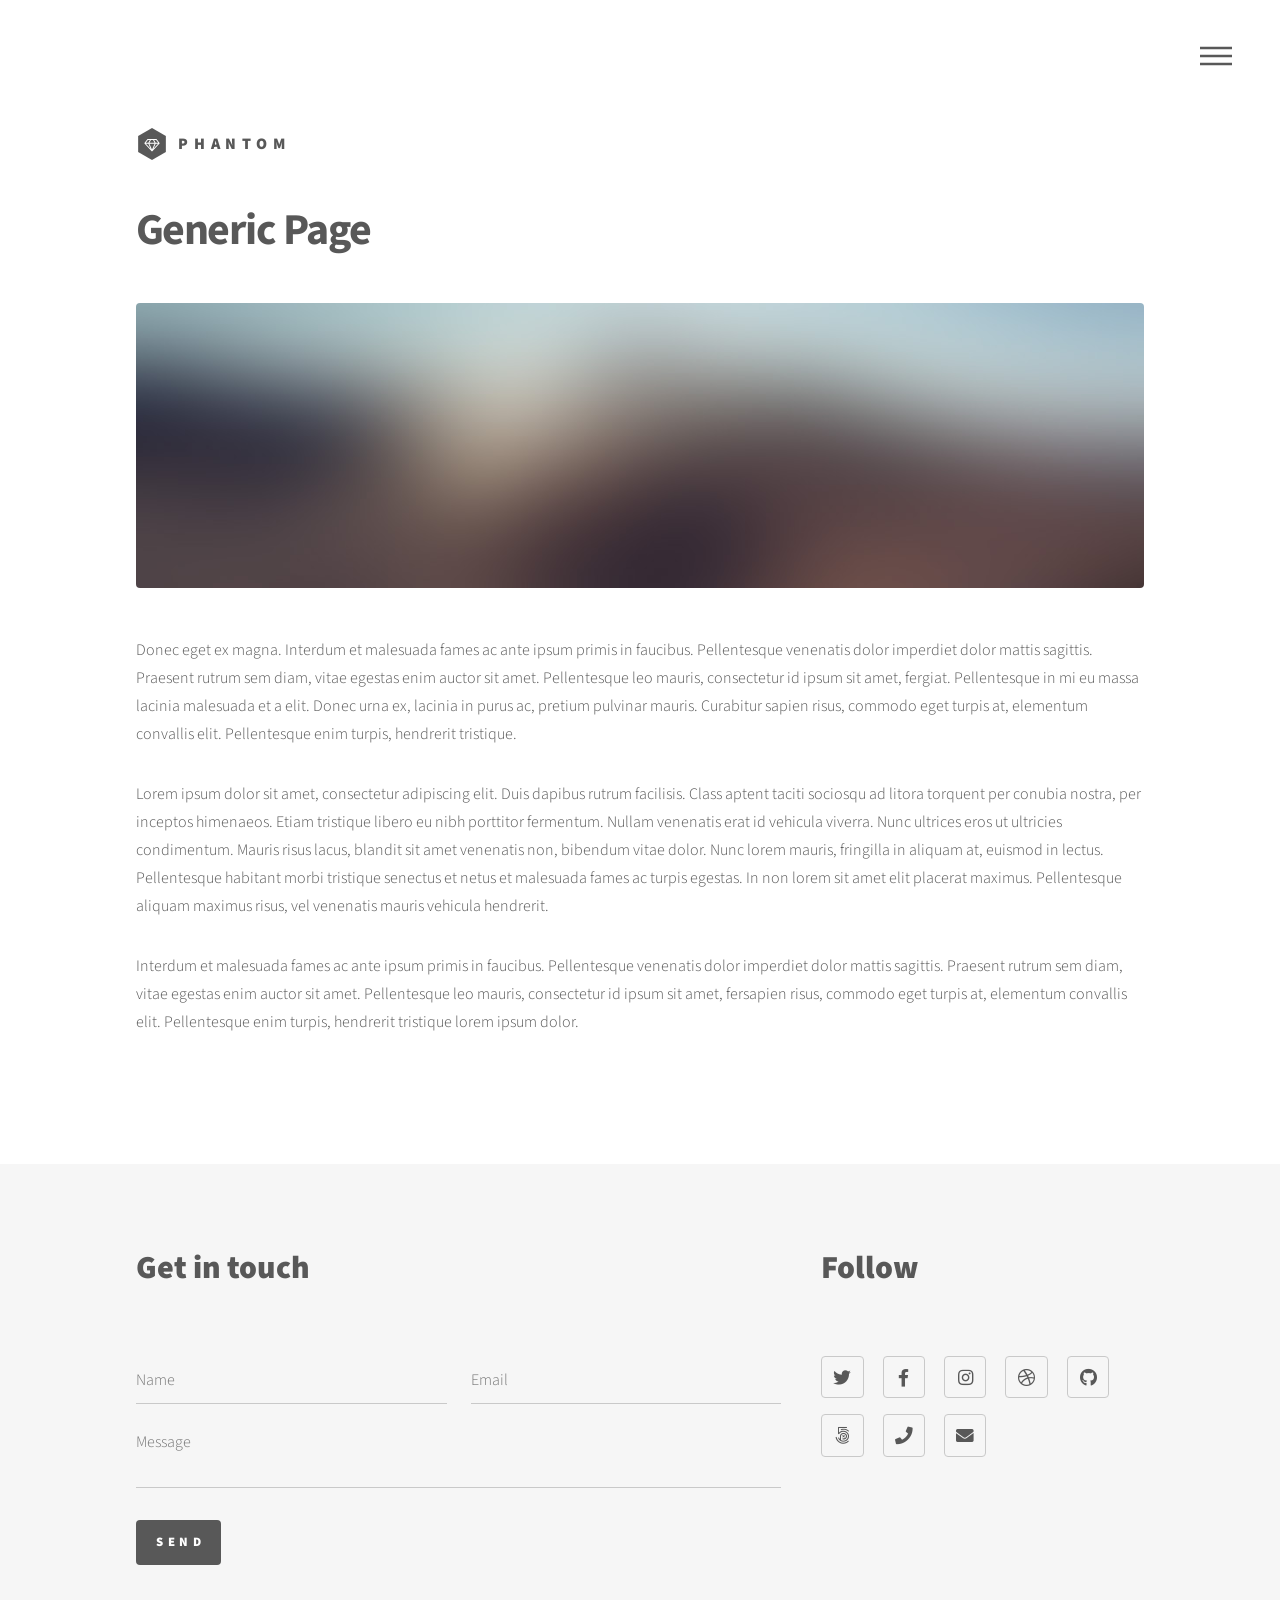
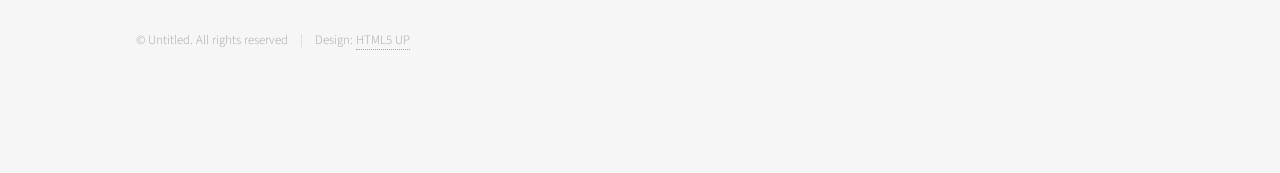
<file: generic.html>
<!DOCTYPE HTML>
<!--
	Phantom by HTML5 UP
	html5up.net | @ajlkn
	Free for personal and commercial use under the CCA 3.0 license (html5up.net/license)
-->
<html>
	<head>
		<title>Generic - Phantom by HTML5 UP</title>
		<meta charset="utf-8" />
		<meta name="viewport" content="width=device-width, initial-scale=1, user-scalable=no" />
		<link rel="stylesheet" href="assets/css/main.css" />
		<noscript><link rel="stylesheet" href="assets/css/noscript.css" /></noscript>
	</head>
	<body class="is-preload">
		<!-- Wrapper -->
			<div id="wrapper">

				<!-- Header -->
					<header id="header">
						<div class="inner">

							<!-- Logo -->
								<a href="index.html" class="logo">
									<span class="symbol"><img src="images/logo.svg" alt="" /></span><span class="title">Phantom</span>
								</a>

							<!-- Nav -->
								<nav>
									<ul>
										<li><a href="#menu">Menu</a></li>
									</ul>
								</nav>

						</div>
					</header>

				<!-- Menu -->
					<nav id="menu">
						<h2>Menu</h2>
						<ul>
							<li><a href="index.html">Home</a></li>
							<li><a href="generic.html">Ipsum veroeros</a></li>
							<li><a href="generic.html">Tempus etiam</a></li>
							<li><a href="generic.html">Consequat dolor</a></li>
							<li><a href="elements.html">Elements</a></li>
						</ul>
					</nav>

				<!-- Main -->
					<div id="main">
						<div class="inner">
							<h1>Generic Page</h1>
							<span class="image main"><img src="images/pic13.jpg" alt="" /></span>
							<p>Donec eget ex magna. Interdum et malesuada fames ac ante ipsum primis in faucibus. Pellentesque venenatis dolor imperdiet dolor mattis sagittis. Praesent rutrum sem diam, vitae egestas enim auctor sit amet. Pellentesque leo mauris, consectetur id ipsum sit amet, fergiat. Pellentesque in mi eu massa lacinia malesuada et a elit. Donec urna ex, lacinia in purus ac, pretium pulvinar mauris. Curabitur sapien risus, commodo eget turpis at, elementum convallis elit. Pellentesque enim turpis, hendrerit tristique.</p>
							<p>Lorem ipsum dolor sit amet, consectetur adipiscing elit. Duis dapibus rutrum facilisis. Class aptent taciti sociosqu ad litora torquent per conubia nostra, per inceptos himenaeos. Etiam tristique libero eu nibh porttitor fermentum. Nullam venenatis erat id vehicula viverra. Nunc ultrices eros ut ultricies condimentum. Mauris risus lacus, blandit sit amet venenatis non, bibendum vitae dolor. Nunc lorem mauris, fringilla in aliquam at, euismod in lectus. Pellentesque habitant morbi tristique senectus et netus et malesuada fames ac turpis egestas. In non lorem sit amet elit placerat maximus. Pellentesque aliquam maximus risus, vel venenatis mauris vehicula hendrerit.</p>
							<p>Interdum et malesuada fames ac ante ipsum primis in faucibus. Pellentesque venenatis dolor imperdiet dolor mattis sagittis. Praesent rutrum sem diam, vitae egestas enim auctor sit amet. Pellentesque leo mauris, consectetur id ipsum sit amet, fersapien risus, commodo eget turpis at, elementum convallis elit. Pellentesque enim turpis, hendrerit tristique lorem ipsum dolor.</p>
						</div>
					</div>

				<!-- Footer -->
					<footer id="footer">
						<div class="inner">
							<section>
								<h2>Get in touch</h2>
								<form method="post" action="#">
									<div class="fields">
										<div class="field half">
											<input type="text" name="name" id="name" placeholder="Name" />
										</div>
										<div class="field half">
											<input type="email" name="email" id="email" placeholder="Email" />
										</div>
										<div class="field">
											<textarea name="message" id="message" placeholder="Message"></textarea>
										</div>
									</div>
									<ul class="actions">
										<li><input type="submit" value="Send" class="primary" /></li>
									</ul>
								</form>
							</section>
							<section>
								<h2>Follow</h2>
								<ul class="icons">
									<li><a href="#" class="icon brands style2 fa-twitter"><span class="label">Twitter</span></a></li>
									<li><a href="#" class="icon brands style2 fa-facebook-f"><span class="label">Facebook</span></a></li>
									<li><a href="#" class="icon brands style2 fa-instagram"><span class="label">Instagram</span></a></li>
									<li><a href="#" class="icon brands style2 fa-dribbble"><span class="label">Dribbble</span></a></li>
									<li><a href="#" class="icon brands style2 fa-github"><span class="label">GitHub</span></a></li>
									<li><a href="#" class="icon brands style2 fa-500px"><span class="label">500px</span></a></li>
									<li><a href="#" class="icon solid style2 fa-phone"><span class="label">Phone</span></a></li>
									<li><a href="#" class="icon solid style2 fa-envelope"><span class="label">Email</span></a></li>
								</ul>
							</section>
							<ul class="copyright">
								<li>&copy; Untitled. All rights reserved</li><li>Design: <a href="http://html5up.net">HTML5 UP</a></li>
							</ul>
						</div>
					</footer>

			</div>

		<!-- Scripts -->
			<script src="assets/js/jquery.min.js"></script>
			<script src="assets/js/browser.min.js"></script>
			<script src="assets/js/breakpoints.min.js"></script>
			<script src="assets/js/util.js"></script>
			<script src="assets/js/main.js"></script>

	</body>
</html>
</file>
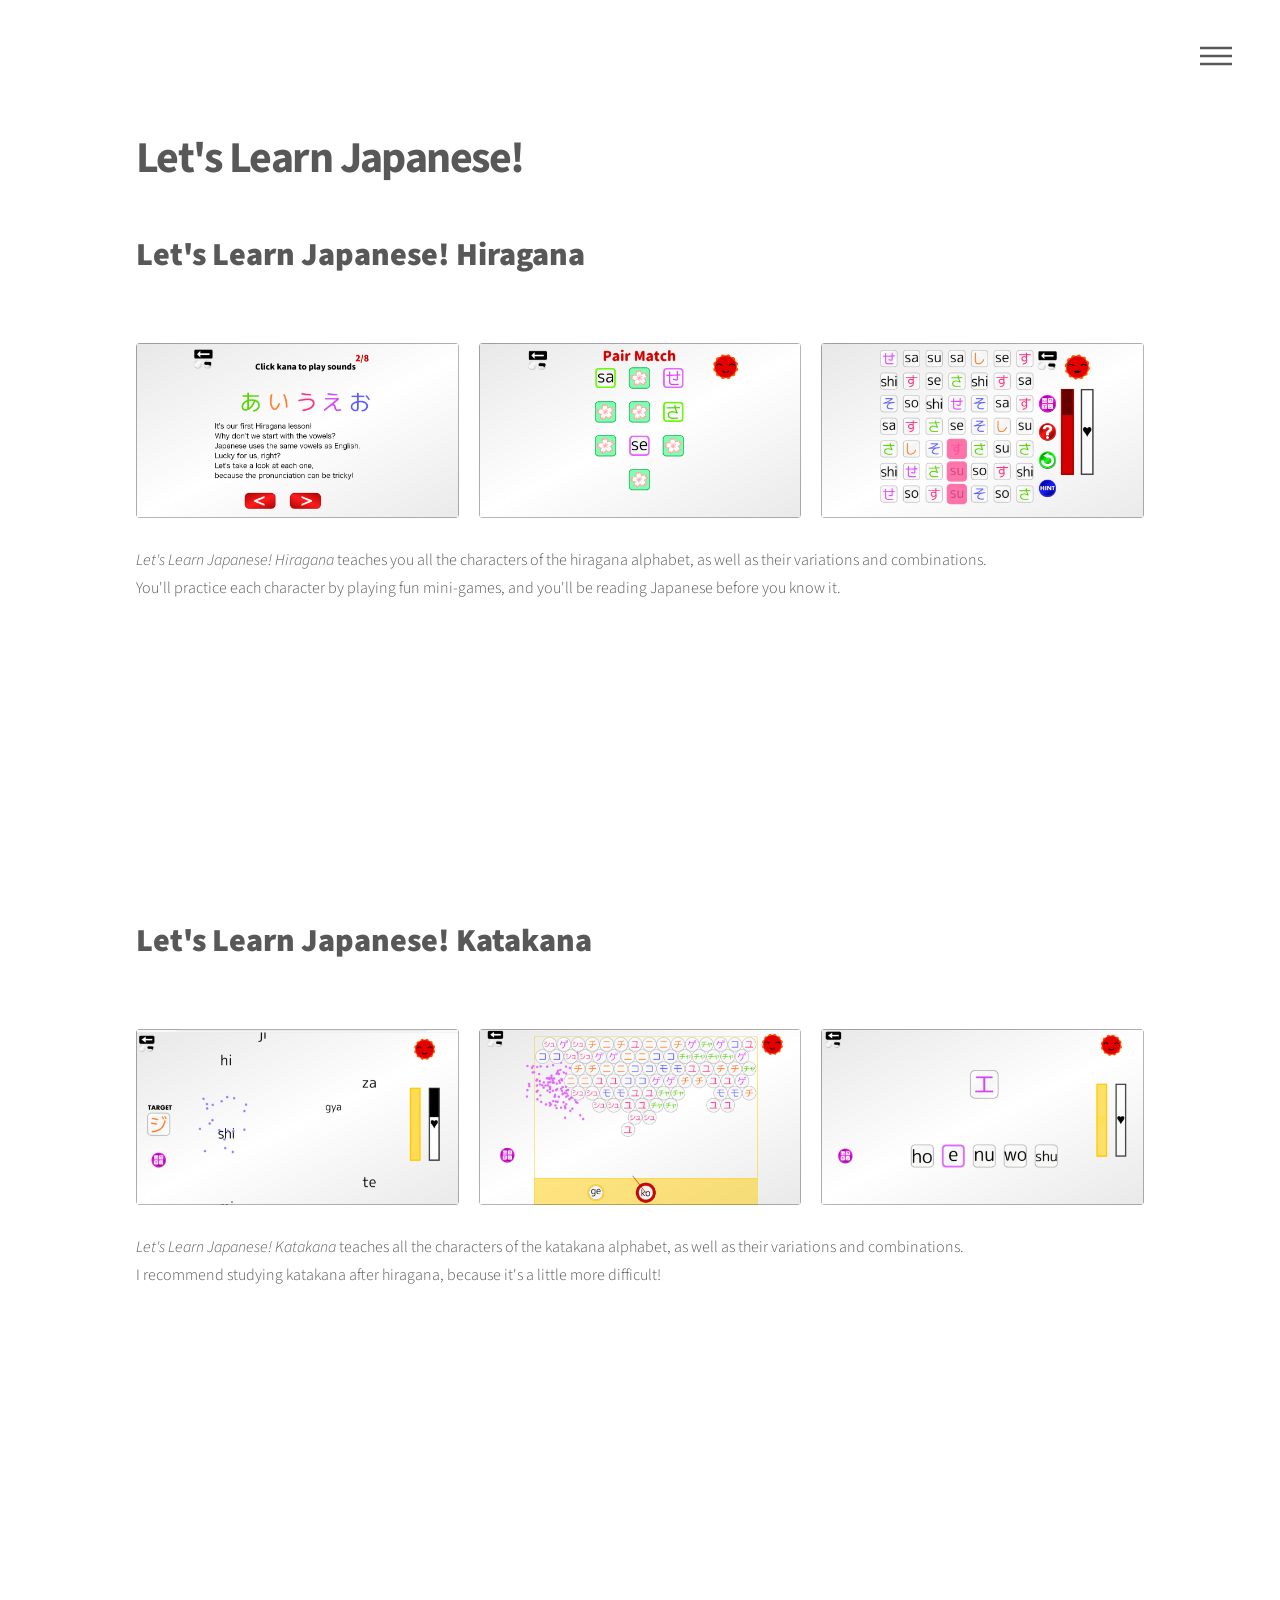
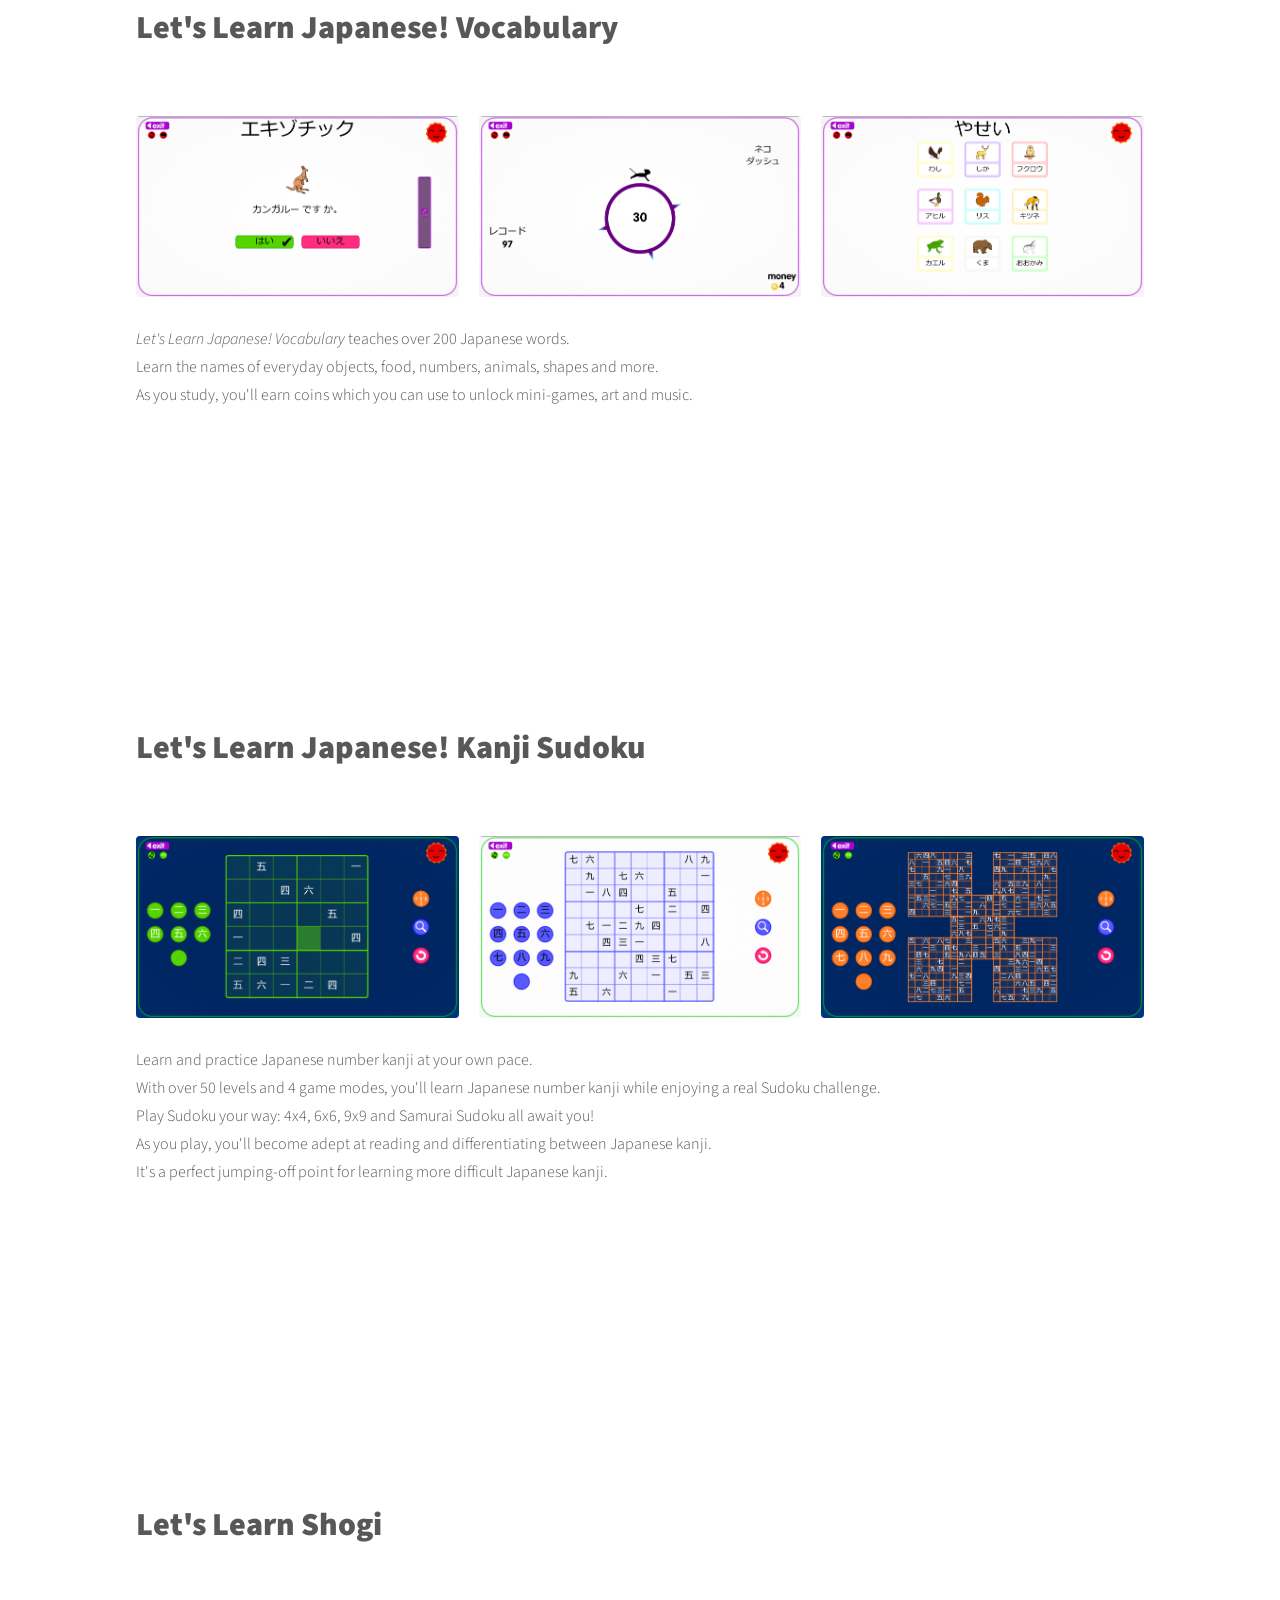
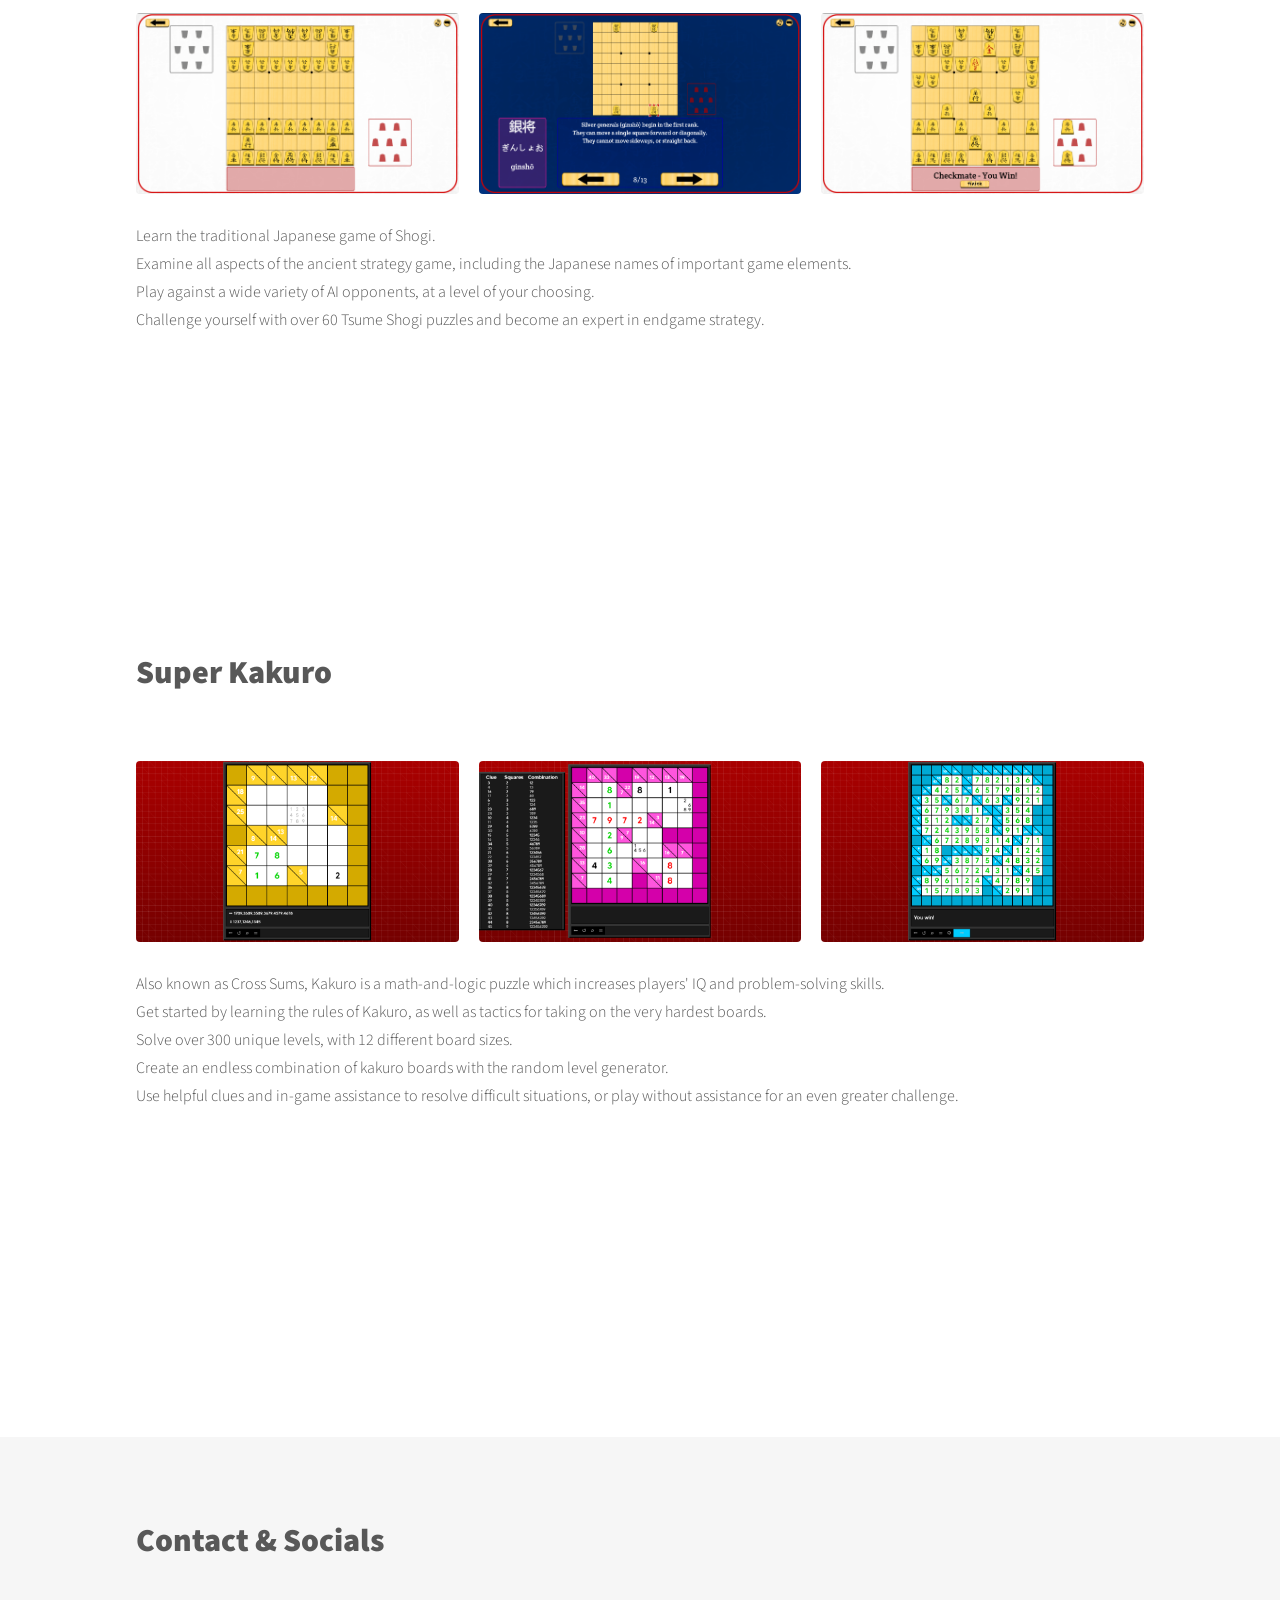
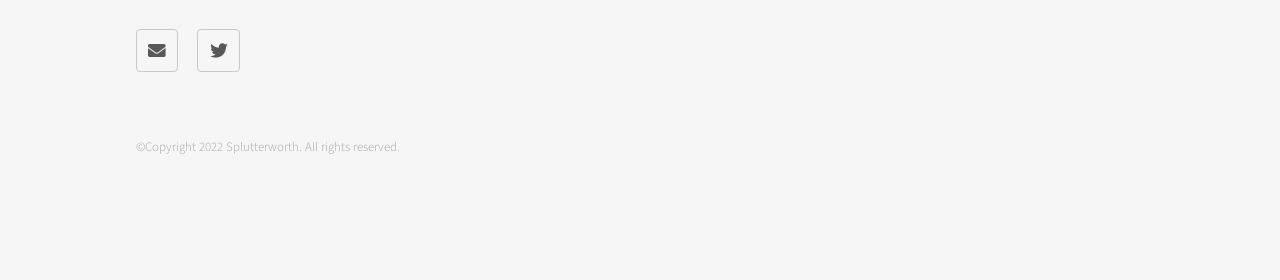
<file: games/japanese.html>
<!DOCTYPE HTML>
<!--
	Phantom by HTML5 UP
	html5up.net | @ajlkn
	Free for personal and commercial use under the CCA 3.0 license (html5up.net/license)
-->
<html>
	<head>
		<title>Let's Learn Japanese!</title>
		<meta charset="utf-8" />
		<meta name="viewport" content="width=device-width, initial-scale=1, user-scalable=no" />
		<link rel="stylesheet" href="../assets/css/main.css" />
		<noscript><link rel="stylesheet" href="../assets/css/noscript.css" /></noscript>
	</head>
	<body class="is-preload">
	<!-- Wrapper -->
		<div id="wrapper">

			<!-- Header -->
				<header id="header">
					<div class="inner">

						<!-- Nav -->
							<nav>
								<ul>
									<li><a href="#menu">Menu</a></li>
								</ul>
							</nav>

					</div>
				</header>

			<!-- Menu -->
				<nav id="menu">
					<h2>Menu</h2>
					<ul>
						<!-- Links to other pages. Note links are relative to page folder location.
							 Game pages are linked differently to index and about, for example. -->
						<li><a href="../index.html">Home</a></li>
						<li><a href="japanese.html">Let's Learn Japanese!</a></li>
						<li><a href="korean.html">Let's Learn Korean!</a></li>
						<li><a href="jigsaw.html">Jigsaw Puzzle Games</a></li>
						<li><a href="retro.html">Retro Games</a></li>
						<li><a href="other.html">Other Games</a></li>
						<li><a href="../about.html">About Dr. Cyril Splutterworth</a></li>
					</ul>
				</nav>

			<!-- Main -->
				<div id="main">
					<div class="inner">
						<!--Page title-->
						<h1>Let's Learn Japanese!</h1>
						<!--Standard game item entry-->
						<h2>Let's Learn Japanese! Hiragana</h2>
						<section class="tiles">
							<article class="style1">
								<span class="stillimage">
									<img src="../images/japanese/hiragana/screenshot_1.png" alt="" />
								</span>
							</article>
							<article class="style1">
								<span class="stillimage">
									<img src="../images/japanese/hiragana/screenshot_2.png" alt="" />
								</span>
							</article>
							<article class="style1">
								<span class="stillimage">
									<img src="../images/japanese/hiragana/screenshot_3.png" alt="" />
								</span>
							</article>
						</section>
						<br>
						<p><i>Let's Learn Japanese! Hiragana</i> teaches you all the characters of the hiragana alphabet, as well as their variations and combinations.<br>You'll practice each character by playing fun mini-games, and you'll be reading Japanese before you know it.</p>
						<iframe iframe class="steamwidget" src="https://store.steampowered.com/widget/997720/" frameborder="0" width="646" height="190"></iframe>
						<br><br><br><br>
						<!--Standard game item entry-->
						<h2>Let's Learn Japanese! Katakana</h2>
						<section class="tiles">
							<article class="style1">
								<span class="stillimage">
									<img src="../images/japanese/katakana/screenshot_1.png" alt="" />
								</span>
							</article>
							<article class="style1">
								<span class="stillimage">
									<img src="../images/japanese/katakana/screenshot_2.png" alt="" />
								</span>
							</article>
							<article class="style1">
								<span class="stillimage">
									<img src="../images/japanese/katakana/screenshot_3.png" alt="" />
								</span>
							</article>
						</section>
						<br>
						<p><i>Let's Learn Japanese! Katakana</i> teaches all the characters of the katakana alphabet, as well as their variations and combinations.<br>I recommend studying katakana after hiragana, because it's a little more difficult!
						</p>
						<iframe iframe class="steamwidget" src="https://store.steampowered.com/widget/1018900/" frameborder="0" width="646" height="190"></iframe>
						<br><br><br><br>
						<!--Standard game item entry-->
						<h2>Let's Learn Japanese! Vocabulary</h2>
						<section class="tiles">
							<article class="style1">
								<span class="stillimage">
									<img src="../images/japanese/vocabulary/screenshot_1.png" alt="" />
								</span>
							</article>
							<article class="style1">
								<span class="stillimage">
									<img src="../images/japanese/vocabulary/screenshot_2.png" alt="" />
								</span>
							</article>
							<article class="style1">
								<span class="stillimage">
									<img src="../images/japanese/vocabulary/screenshot_3.png" alt="" />
								</span>
							</article>
						</section>
						<br>
						<p><i>Let's Learn Japanese! Vocabulary</i> teaches over 200 Japanese words.<br>Learn the names of everyday objects, food, numbers, animals, shapes and more.<br>As you study, you'll earn coins which you can use to unlock mini-games, art and music.</p>
						<iframe iframe class="steamwidget" src="https://store.steampowered.com/widget/1208030/" frameborder="0" width="646" height="190"></iframe>
						<br><br><br><br>
						<!--Standard game item entry-->
						<h2>Let's Learn Japanese! Kanji Sudoku</h2>
						<section class="tiles">
							<article class="style1">
								<span class="stillimage">
									<img src="../images/japanese/sudoku/screenshot_1.png" alt="" />
								</span>
							</article>
							<article class="style1">
								<span class="stillimage">
									<img src="../images/japanese/sudoku/screenshot_2.png" alt="" />
								</span>
							</article>
							<article class="style1">
								<span class="stillimage">
									<img src="../images/japanese/sudoku/screenshot_3.png" alt="" />
								</span>
							</article>
						</section>
						<br>
						<p>Learn and practice Japanese number kanji at your own pace.<br>
							With over 50 levels and 4 game modes, you'll learn Japanese number kanji while enjoying a real Sudoku challenge.<br>
							Play Sudoku your way: 4x4, 6x6, 9x9 and Samurai Sudoku all await you!<br>
							As you play, you'll become adept at reading and differentiating between Japanese kanji.<br>
							It's a perfect jumping-off point for learning more difficult Japanese kanji.
						</p>
						<iframe iframe class="steamwidget" src="https://store.steampowered.com/widget/1420320/" frameborder="0" width="646" height="190"></iframe>
						<br><br><br><br>
						<!--Standard game item entry-->
						<h2 id="shogi">Let's Learn Shogi</h2>
						<section class="tiles">
							<article class="style1">
								<span class="stillimage">
									<img src="../images/shogi/screenshot_1.png" alt="" />
								</span>
							</article>
							<article class="style1">
								<span class="stillimage">
									<img src="../images/shogi/screenshot_2.png" alt="" />
								</span>
							</article>
							<article class="style1">
								<span class="stillimage">
									<img src="../images/shogi/screenshot_3.png" alt="" />
								</span>
							</article>
						</section>
						<br>
						<p>Learn the traditional Japanese game of Shogi.<br>
							Examine all aspects of the ancient strategy game, including the Japanese names of important game elements.<br>
							Play against a wide variety of AI opponents, at a level of your choosing.<br>
							Challenge yourself with over 60 Tsume Shogi puzzles and become an expert in endgame strategy.
						</p>
						<iframe class="steamwidget" src="https://store.steampowered.com/widget/1486050/" frameborder="0" width="646" height="190"></iframe>
						<br><br><br><br>
						<!--Standard game item entry-->
						<h2 id="kakuro">Super Kakuro</h2>
						<section class="tiles">
							<article class="style1">
								<span class="stillimage">
									<img src="../images/kakuro/screenshot_1.png" alt="" />
								</span>
							</article>
							<article class="style1">
								<span class="stillimage">
									<img src="../images/kakuro/screenshot_2.png" alt="" />
								</span>
							</article>
							<article class="style1">
								<span class="stillimage">
									<img src="../images/kakuro/screenshot_3.png" alt="" />
								</span>
							</article>
						</section>
						<br>
						<p>Also known as Cross Sums, Kakuro is a math-and-logic puzzle which increases players' IQ and problem-solving skills.<br>
							Get started by learning the rules of Kakuro, as well as tactics for taking on the very hardest boards.<br>
							Solve over 300 unique levels, with 12 different board sizes.<br>
							Create an endless combination of kakuro boards with the random level generator.<br>
							Use helpful clues and in-game assistance to resolve difficult situations, or play without assistance for an even greater challenge.
						</p>
						<iframe class="steamwidget" src="https://store.steampowered.com/widget/1781040/" frameborder="0" width="646" height="190"></iframe>
						<!-- <br><br><br><br> removed for bottom item. -->			
					</div>
				</div>

			<!-- Footer -->
			<footer id="footer">
				<div class="inner">
					<section>
						<h2>Contact & Socials</h2>
						<ul class="icons">
							<li><a href="mailto:cyrilsplutterworth@gmail.com" class="icon solid style2 fa-envelope"><span class="label">Email</span></a></li>
							<li><a href="https://twitter.com/DrSplutterworth" class="icon brands style2 fa-twitter"><span class="label">Twitter</span></a></li>
						</ul>
					</section>
					<ul class="copyright">
						<li>&copy;Copyright 2022 Splutterworth. All rights reserved.</li>
					</ul>
				</div>
			</footer>
		</div>

		<!-- Scripts -->
			<script src="../assets/js/jquery.min.js"></script>
			<script src="../assets/js/browser.min.js"></script>
			<script src="../assets/js/breakpoints.min.js"></script>
			<script src="../assets/js/util.js"></script>
			<script src="../assets/js/main.js"></script>

	</body>
</html>
</file>
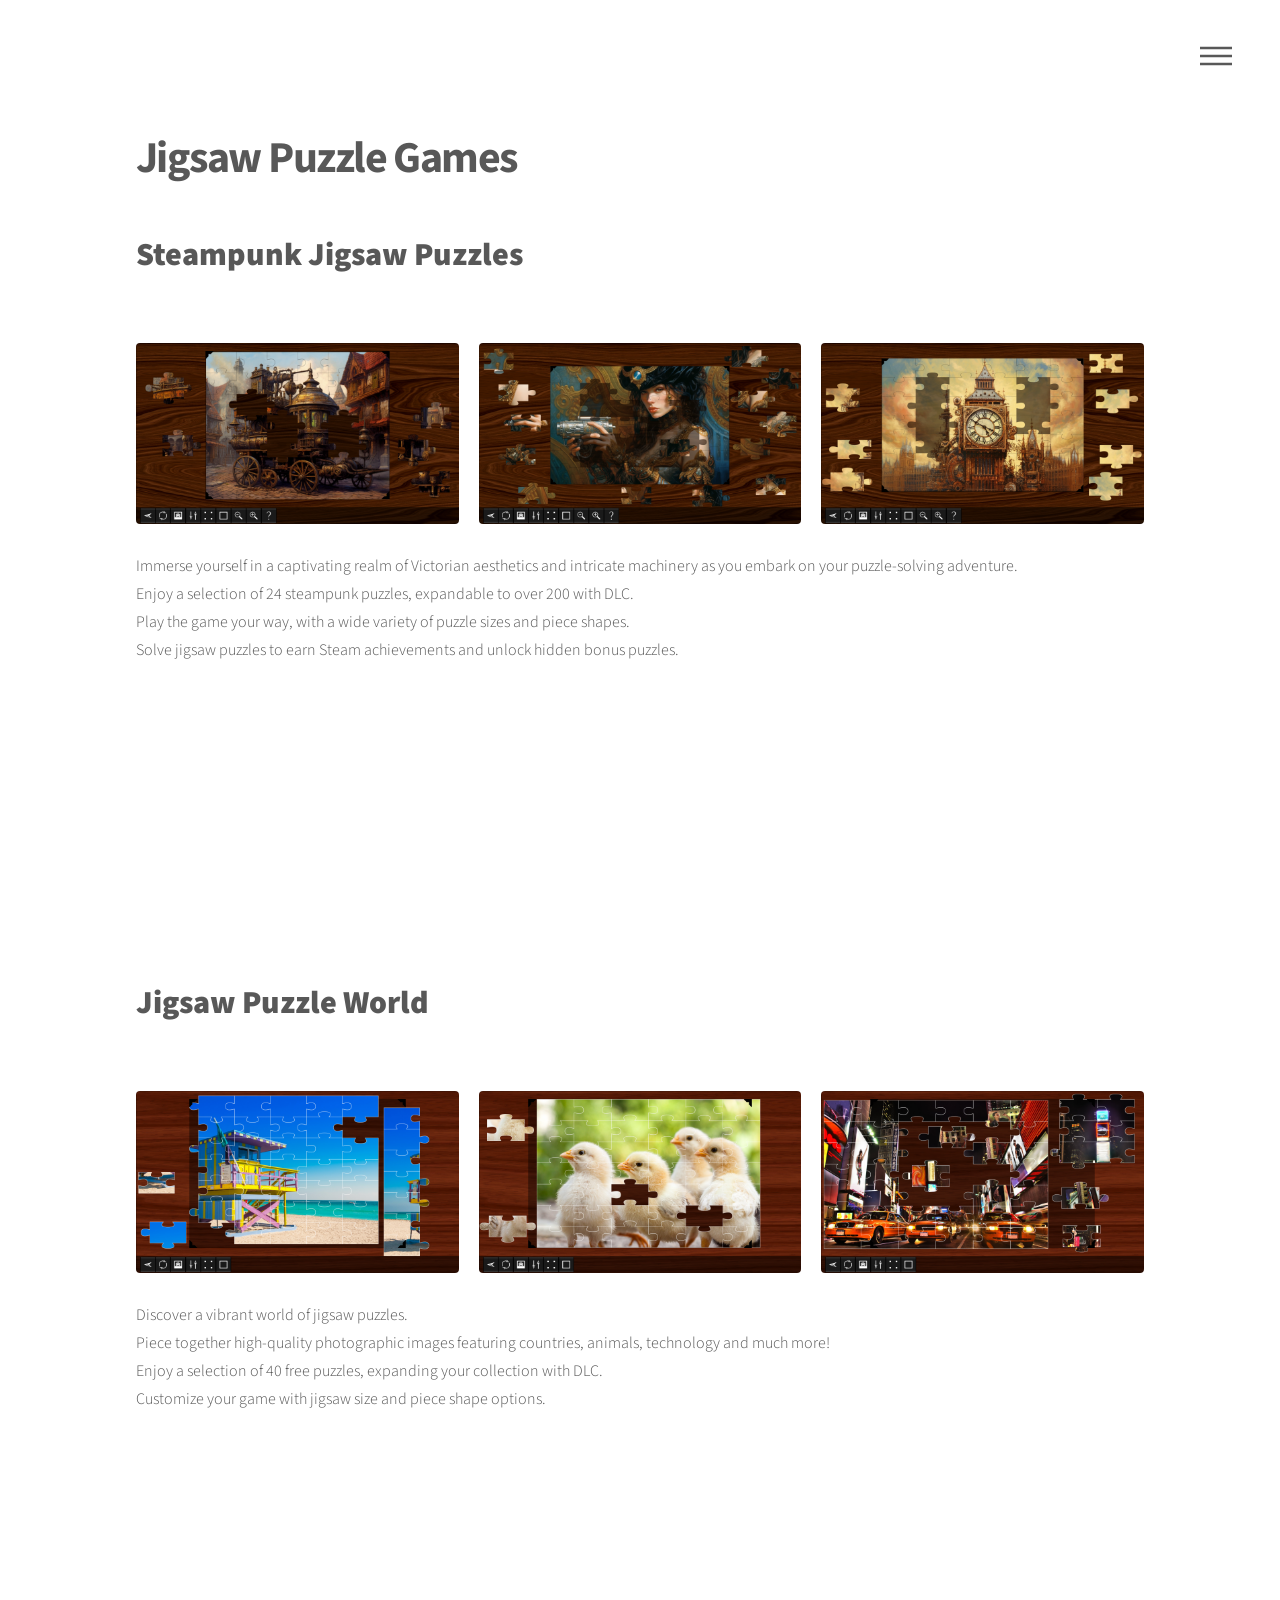
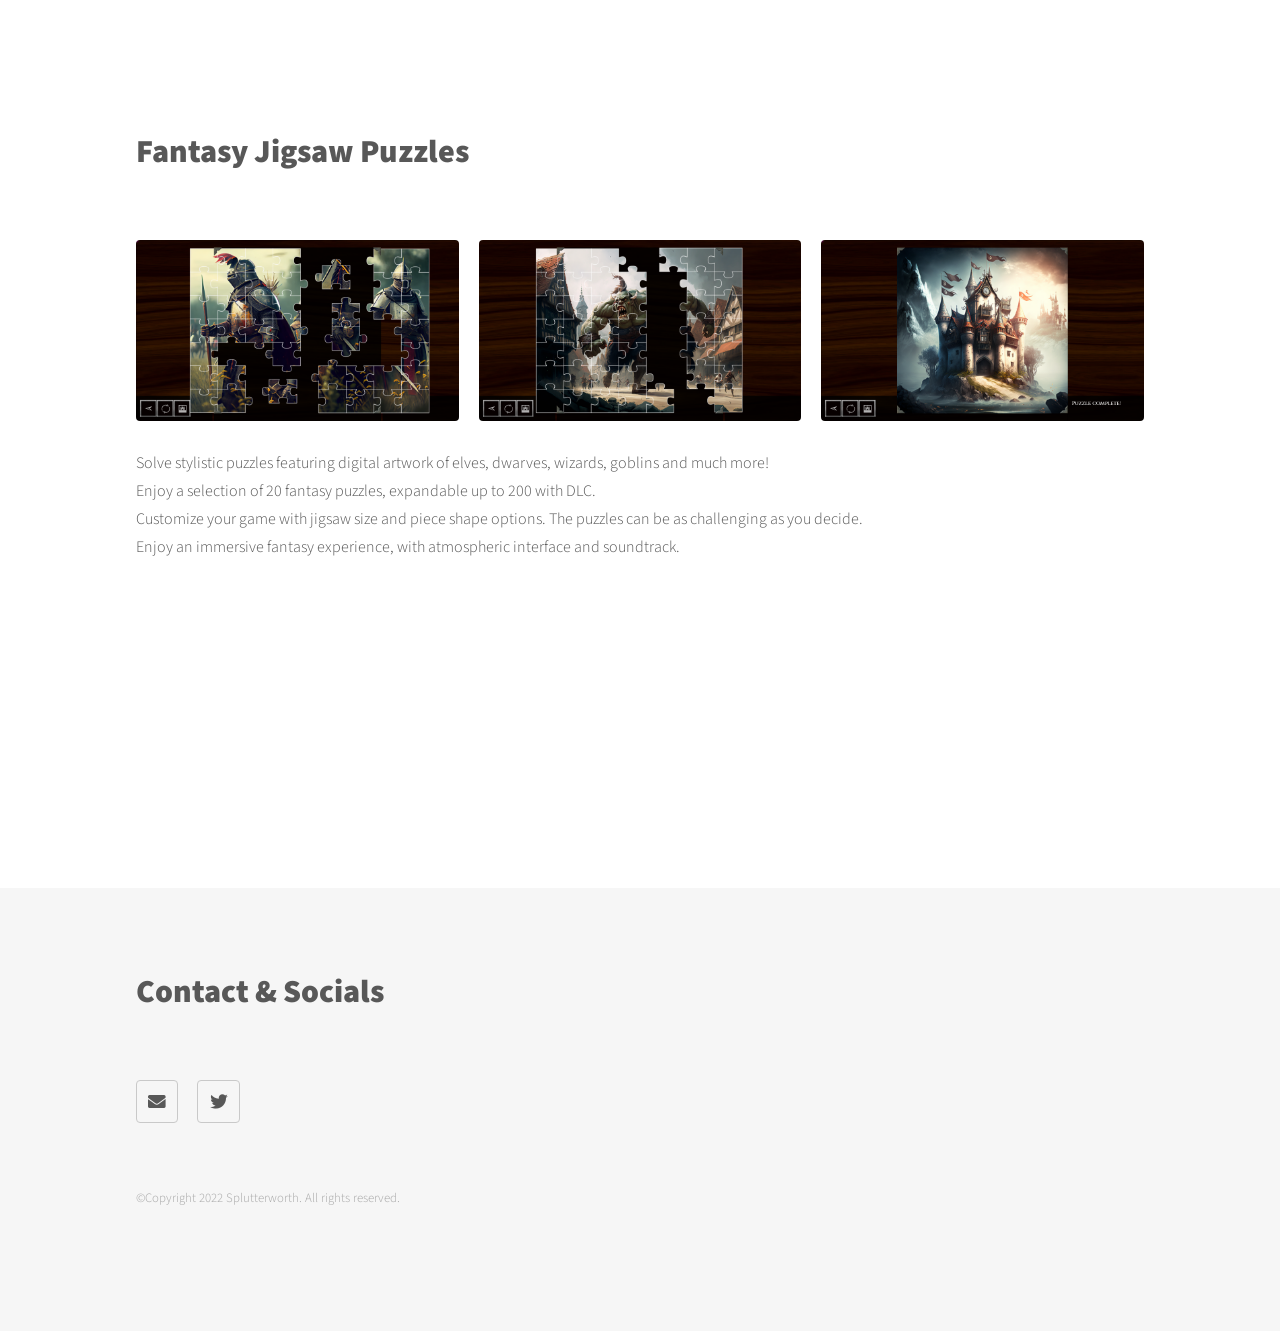
<file: games/jigsaw.html>
<!DOCTYPE HTML>
<!--
	Phantom by HTML5 UP
	html5up.net | @ajlkn
	Free for personal and commercial use under the CCA 3.0 license (html5up.net/license)
-->
<html>
	<head>
		<title>Jigsaw Puzzle Games</title>
		<meta charset="utf-8" />
		<meta name="viewport" content="width=device-width, initial-scale=1, user-scalable=no" />
		<link rel="stylesheet" href="../assets/css/main.css" />
		<noscript><link rel="stylesheet" href="../assets/css/noscript.css" /></noscript>
	</head>
	<body class="is-preload">
		<!-- Wrapper -->
			<div id="wrapper">

				<!-- Header -->
					<header id="header">
						<div class="inner">

							<!-- Nav -->
								<nav>
									<ul>
										<li><a href="#menu">Menu</a></li>
									</ul>
								</nav>

						</div>
					</header>

				<!-- Menu -->
					<nav id="menu">
						<h2>Menu</h2>
						<ul>
						<!-- Links to other pages. Note links are relative to page folder location.
							 Game pages are linked differently to index and about, for example. -->
							 <li><a href="../index.html">Home</a></li>
							 <li><a href="japanese.html">Let's Learn Japanese!</a></li>
							 <li><a href="korean.html">Let's Learn Korean!</a></li>
							 <li><a href="jigsaw.html">Jigsaw Puzzle Games</a></li>
							 <li><a href="retro.html">Retro Games</a></li>
							 <li><a href="other.html">Other Games</a></li>
							 <li><a href="../about.html">About Dr. Cyril Splutterworth</a></li>
						</ul>
					</nav>

				<!-- Main -->
					<div id="main">
						<div class="inner">
							<!--Page title-->
							<h1>Jigsaw Puzzle Games</h1>
							<!--Standard game item entry-->
							<h2 id="steampunk">Steampunk Jigsaw Puzzles</h2>
							<section class="tiles">
								<article class="style1">
									<span class="stillimage">
										<img src="../images/jigsaw/steampunk/screenshot_1.png" alt="" />
									</span>
								</article>
								<article class="style1">
									<span class="stillimage">
										<img src="../images/jigsaw/steampunk/screenshot_2.png" alt="" />
									</span>
								</article>
								<article class="style1">
									<span class="stillimage">
										<img src="../images/jigsaw/steampunk/screenshot_3.png" alt="" />
									</span>
								</article>
							</section>
							<br>
							<p>Immerse yourself in a captivating realm of Victorian aesthetics and intricate machinery as you embark on your puzzle-solving adventure.<br>
							Enjoy a selection of 24 steampunk puzzles, expandable to over 200 with DLC.<br>
							Play the game your way, with a wide variety of puzzle sizes and piece shapes.<br>
							Solve jigsaw puzzles to earn Steam achievements and unlock hidden bonus puzzles.
							</p>
							<iframe src="https://store.steampowered.com/widget/2561360/" frameborder="0" width="646" height="190"></iframe>
							<br><br><br><br>
							<!--Standard game item entry-->
							<h2 id="world">Jigsaw Puzzle World</h2>
							<section class="tiles">
								<article class="style1">
									<span class="stillimage">
										<img src="../images/jigsaw/world/screenshot_1.png" alt="" />
									</span>
								</article>
								<article class="style1">
									<span class="stillimage">
										<img src="../images/jigsaw/world/screenshot_2.png" alt="" />
									</span>
								</article>
								<article class="style1">
									<span class="stillimage">
										<img src="../images/jigsaw/world/screenshot_3.png" alt="" />
									</span>
								</article>
							</section>
							<br>
							<p>Discover a vibrant world of jigsaw puzzles.<br>
							Piece together high-quality photographic images featuring countries, animals, technology and much more!<br>
							Enjoy a selection of 40 free puzzles, expanding your collection with DLC.<br>
							Customize your game with jigsaw size and piece shape options.
							</p>
							<iframe src="https://store.steampowered.com/widget/2367470/" frameborder="0" width="646" height="190"></iframe>
							<br><br><br><br>
							<!--Standard game item entry-->
							<h2 id="fantasy">Fantasy Jigsaw Puzzles</h2>
							<section class="tiles">
								<article class="style1">
									<span class="stillimage">
										<img src="../images/jigsaw/fantasy/screenshot_1.png" alt="" />
									</span>
								</article>
								<article class="style1">
									<span class="stillimage">
										<img src="../images/jigsaw/fantasy/screenshot_2.png" alt="" />
									</span>
								</article>
								<article class="style1">
									<span class="stillimage">
										<img src="../images/jigsaw/fantasy/screenshot_3.png" alt="" />
									</span>
								</article>
							</section>
							<br>
							<p>Solve stylistic puzzles featuring digital artwork of elves, dwarves, wizards, goblins and much more!<br>
							Enjoy a selection of 20 fantasy puzzles, expandable up to 200 with DLC.<br>
							Customize your game with jigsaw size and piece shape options. The puzzles can be as challenging as you decide.<br>
							Enjoy an immersive fantasy experience, with atmospheric interface and soundtrack.
							</p>
							<iframe src="https://store.steampowered.com/widget/2244880/" frameborder="0" width="646" height="190"></iframe>
							<!-- <br><br><br><br> removed for bottom item. -->			
						</div>
					</div>

				<!-- Footer -->
				<footer id="footer">
					<div class="inner">
						<section>
							<h2>Contact & Socials</h2>
							<ul class="icons">
								<li><a href="mailto:cyrilsplutterworth@gmail.com" class="icon solid style2 fa-envelope"><span class="label">Email</span></a></li>
								<li><a href="https://twitter.com/DrSplutterworth" class="icon brands style2 fa-twitter"><span class="label">Twitter</span></a></li>
							</ul>
						</section>
						<ul class="copyright">
							<li>&copy;Copyright 2022 Splutterworth. All rights reserved.</li>
						</ul>
					</div>
				</footer>
			</div>

		<!-- Scripts -->
			<script src="../assets/js/jquery.min.js"></script>
			<script src="../assets/js/browser.min.js"></script>
			<script src="../assets/js/breakpoints.min.js"></script>
			<script src="../assets/js/util.js"></script>
			<script src="../assets/js/main.js"></script>

	</body>
</html>
</file>
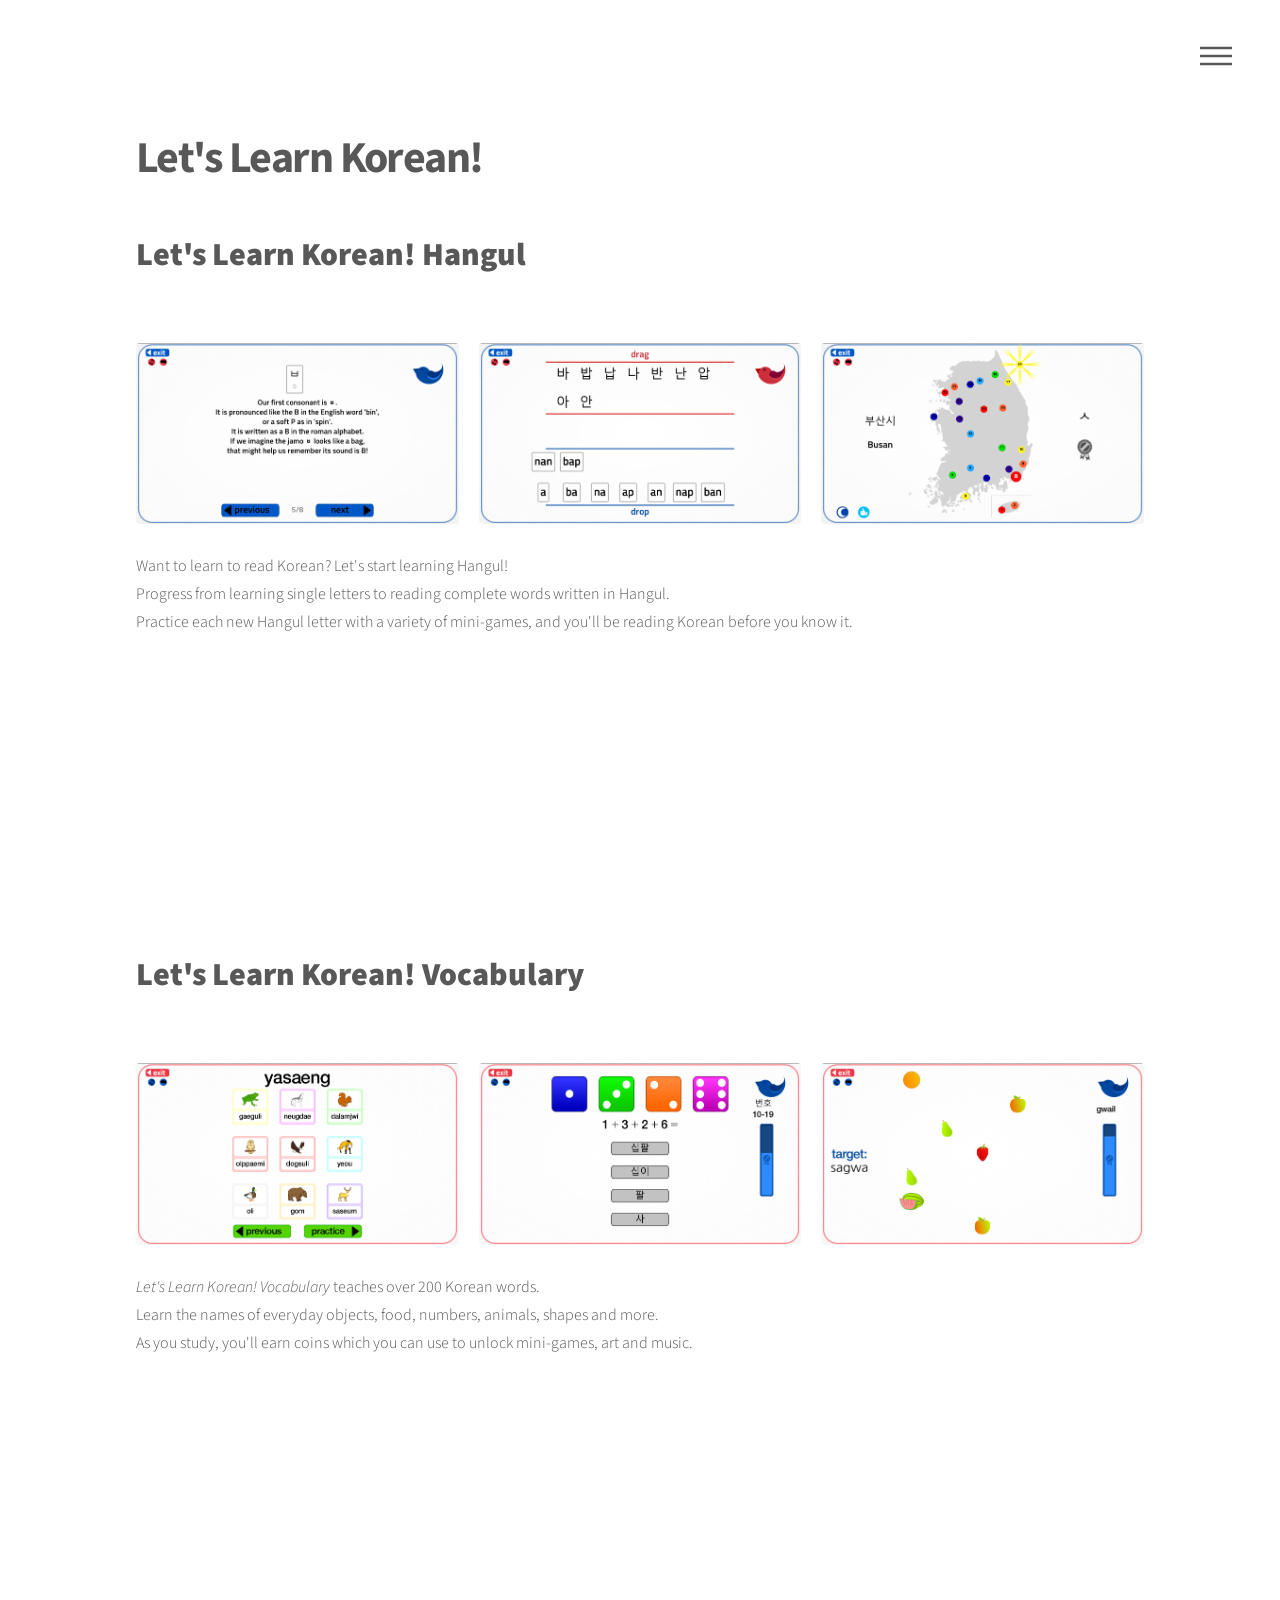
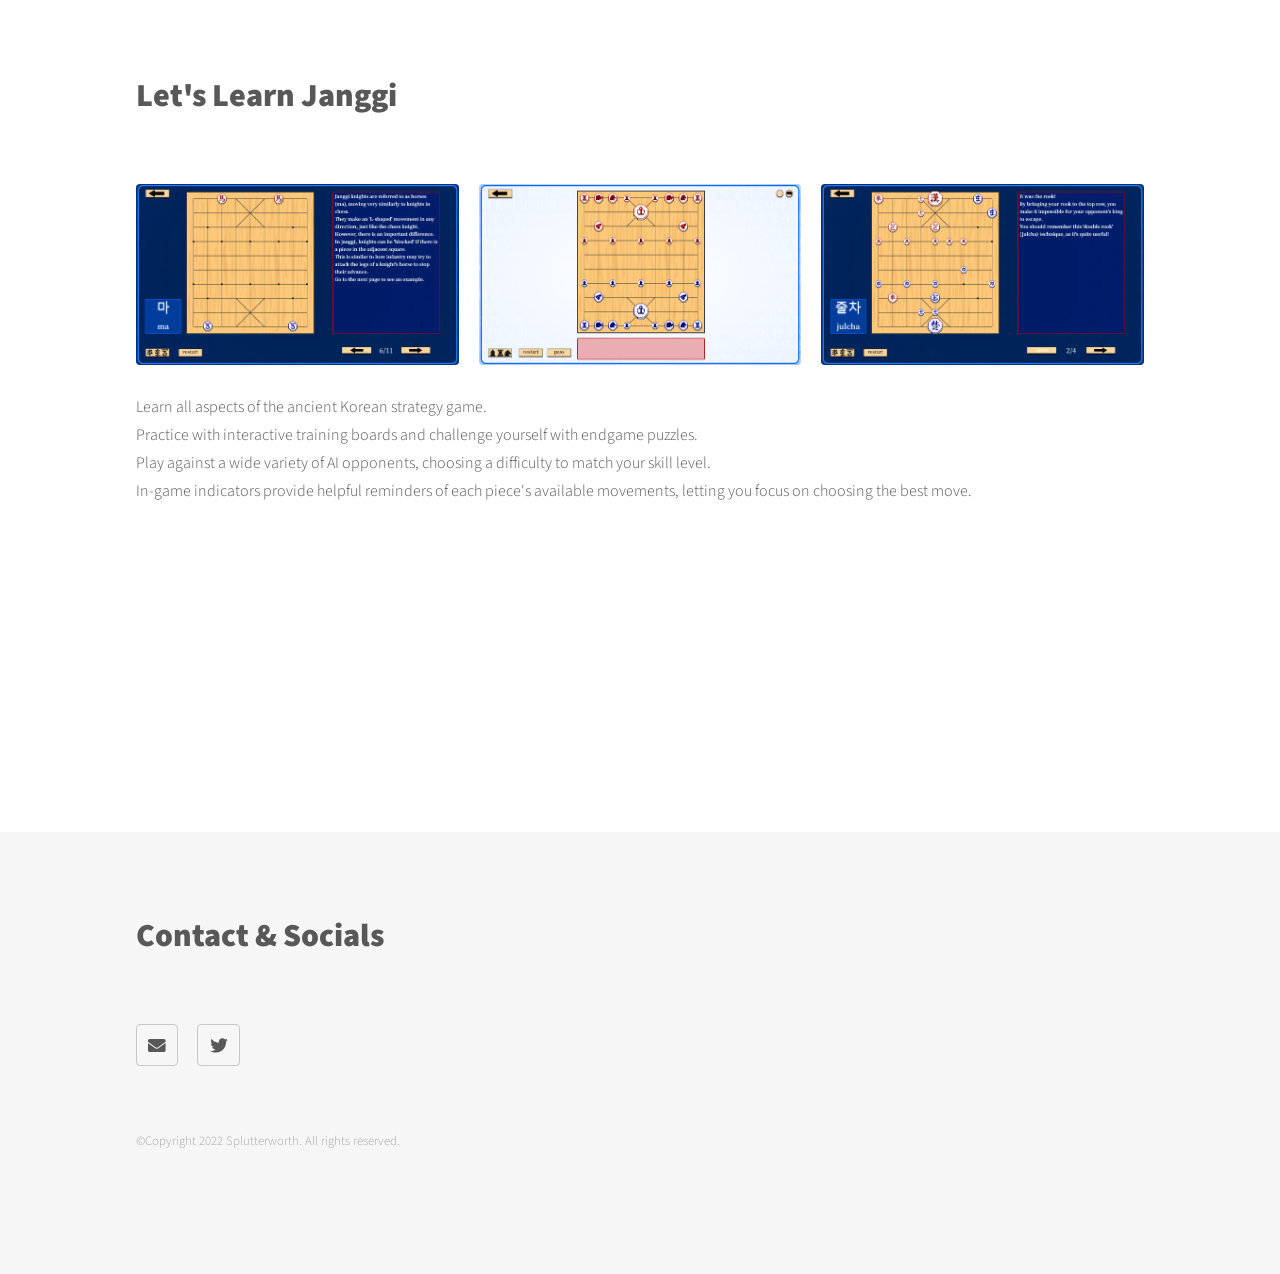
<file: games/korean.html>
<!DOCTYPE HTML>
<!--
	Phantom by HTML5 UP
	html5up.net | @ajlkn
	Free for personal and commercial use under the CCA 3.0 license (html5up.net/license)
-->
<html>
	<head>
		<title>Let's Learn Korean!</title>
		<meta charset="utf-8" />
		<meta name="viewport" content="width=device-width, initial-scale=1, user-scalable=no" />
		<link rel="stylesheet" href="../assets/css/main.css" />
		<noscript><link rel="stylesheet" href="../assets/css/noscript.css" /></noscript>
	</head>
	<body class="is-preload">
		<!-- Wrapper -->
			<div id="wrapper">

				<!-- Header -->
					<header id="header">
						<div class="inner">

							<!-- Nav -->
								<nav>
									<ul>
										<li><a href="#menu">Menu</a></li>
									</ul>
								</nav>

						</div>
					</header>

				<!-- Menu -->
					<nav id="menu">
						<h2>Menu</h2>
						<ul>
						<!-- Links to other pages. Note links are relative to page folder location.
							 Game pages are linked differently to index and about, for example. -->
							 <li><a href="../index.html">Home</a></li>
							 <li><a href="japanese.html">Let's Learn Japanese!</a></li>
							 <li><a href="korean.html">Let's Learn Korean!</a></li>
							 <li><a href="jigsaw.html">Jigsaw Puzzle Games</a></li>
							 <li><a href="retro.html">Retro Games</a></li>
							 <li><a href="other.html">Other Games</a></li>
							 <li><a href="../about.html">About Dr. Cyril Splutterworth</a></li>
						</ul>
					</nav>

				<!-- Main -->
					<div id="main">
						<div class="inner">
							<!--Page title-->
							<h1>Let's Learn Korean!</h1>
							<!--Standard game item entry-->
							<h2>Let's Learn Korean! Hangul</h2>
							<section class="tiles">
								<article class="style1">
									<span class="stillimage">
										<img src="../images/korean/hangul/screenshot_1.png" alt="" />
									</span>
								</article>
								<article class="style1">
									<span class="stillimage">
										<img src="../images/korean/hangul/screenshot_2.png" alt="" />
									</span>
								</article>
								<article class="style1">
									<span class="stillimage">
										<img src="../images/korean/hangul/screenshot_3.png" alt="" />
									</span>
								</article>
							</section>
							<br>
							<p>Want to learn to read Korean? Let's start learning Hangul!<br>								
								Progress from learning single letters to reading complete words written in Hangul.<br>
								Practice each new Hangul letter with a variety of mini-games, and you'll be reading Korean before you know it.
							</p>
							<iframe iframe class="steamwidget" src="https://store.steampowered.com/widget/1255040/" frameborder="0" width="646" height="190"></iframe>
							<br><br><br><br>
							<!--Standard game item entry-->
							<h2>Let's Learn Korean! Vocabulary</h2>
							<section class="tiles">
								<article class="style1">
									<span class="stillimage">
										<img src="../images/korean/vocabulary/screenshot_1.png" alt="" />
									</span>
								</article>
								<article class="style1">
									<span class="stillimage">
										<img src="../images/korean/vocabulary/screenshot_2.png" alt="" />
									</span>
								</article>
								<article class="style1">
									<span class="stillimage">
										<img src="../images/korean/vocabulary/screenshot_3.png" alt="" />
									</span>
								</article>
							</section>
							<br>
							<p><i>Let's Learn Korean! Vocabulary</i> teaches over 200 Korean words.<br>
							 Learn the names of everyday objects, food, numbers, animals, shapes and more.<br>
							As you study, you'll earn coins which you can use to unlock mini-games, art and music.</p>
							<iframe iframe class="steamwidget" src="https://store.steampowered.com/widget/1286360/" frameborder="0" width="646" height="190"></iframe>
							<br><br><br><br>
							<!--Standard game item entry-->
							<h2 id="janggi">Let's Learn Janggi</h2>
							<section class="tiles">
								<article class="style1">
									<span class="stillimage">
										<img src="../images/janggi/screenshot_1.png" alt="" />
									</span>
								</article>
								<article class="style1">
									<span class="stillimage">
										<img src="../images/janggi/screenshot_2.png" alt="" />
									</span>
								</article>
								<article class="style1">
									<span class="stillimage">
										<img src="../images/janggi/screenshot_3.png" alt="" />
									</span>
								</article>
							</section>
							<br>
							<p>Learn all aspects of the ancient Korean strategy game.<br>
								Practice with interactive training boards and challenge yourself with endgame puzzles.<br>
								Play against a wide variety of AI opponents, choosing a difficulty to match your skill level.<br>
								In-game indicators provide helpful reminders of each piece's available movements, letting you focus on choosing the best move.</p>
							<iframe iframe class="steamwidget" src="https://store.steampowered.com/widget/1597900/" frameborder="0" width="646" height="190"></iframe>
							<!-- <br><br><br><br> removed for bottom item. -->		
						</div>
					</div>

				<!-- Footer -->
				<footer id="footer">
					<div class="inner">
						<section>
							<h2>Contact & Socials</h2>
							<ul class="icons">
								<li><a href="mailto:cyrilsplutterworth@gmail.com" class="icon solid style2 fa-envelope"><span class="label">Email</span></a></li>
								<li><a href="https://twitter.com/DrSplutterworth" class="icon brands style2 fa-twitter"><span class="label">Twitter</span></a></li>
							</ul>
						</section>
						<ul class="copyright">
							<li>&copy;Copyright 2022 Splutterworth. All rights reserved.</li>
						</ul>
					</div>
				</footer>
			</div>

		<!-- Scripts -->
			<script src="../assets/js/jquery.min.js"></script>
			<script src="../assets/js/browser.min.js"></script>
			<script src="../assets/js/breakpoints.min.js"></script>
			<script src="../assets/js/util.js"></script>
			<script src="../assets/js/main.js"></script>

	</body>
</html>
</file>
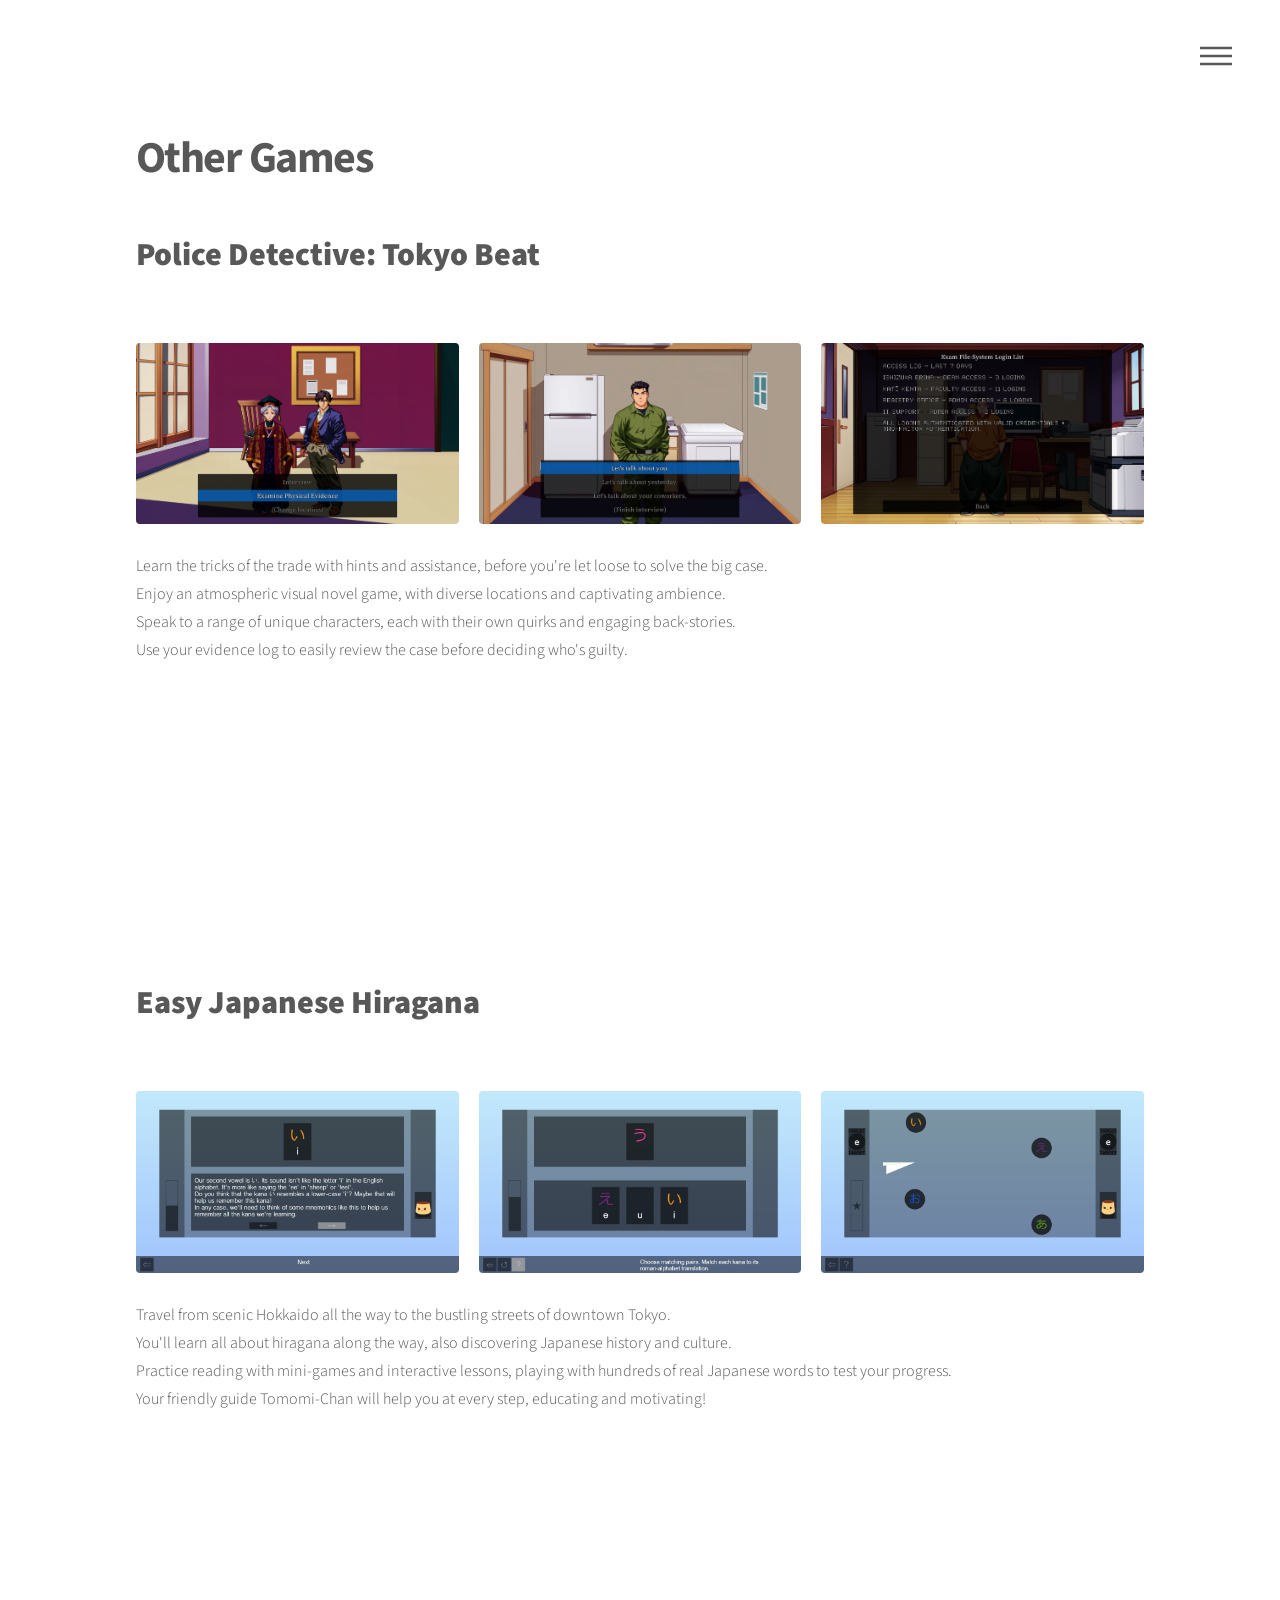
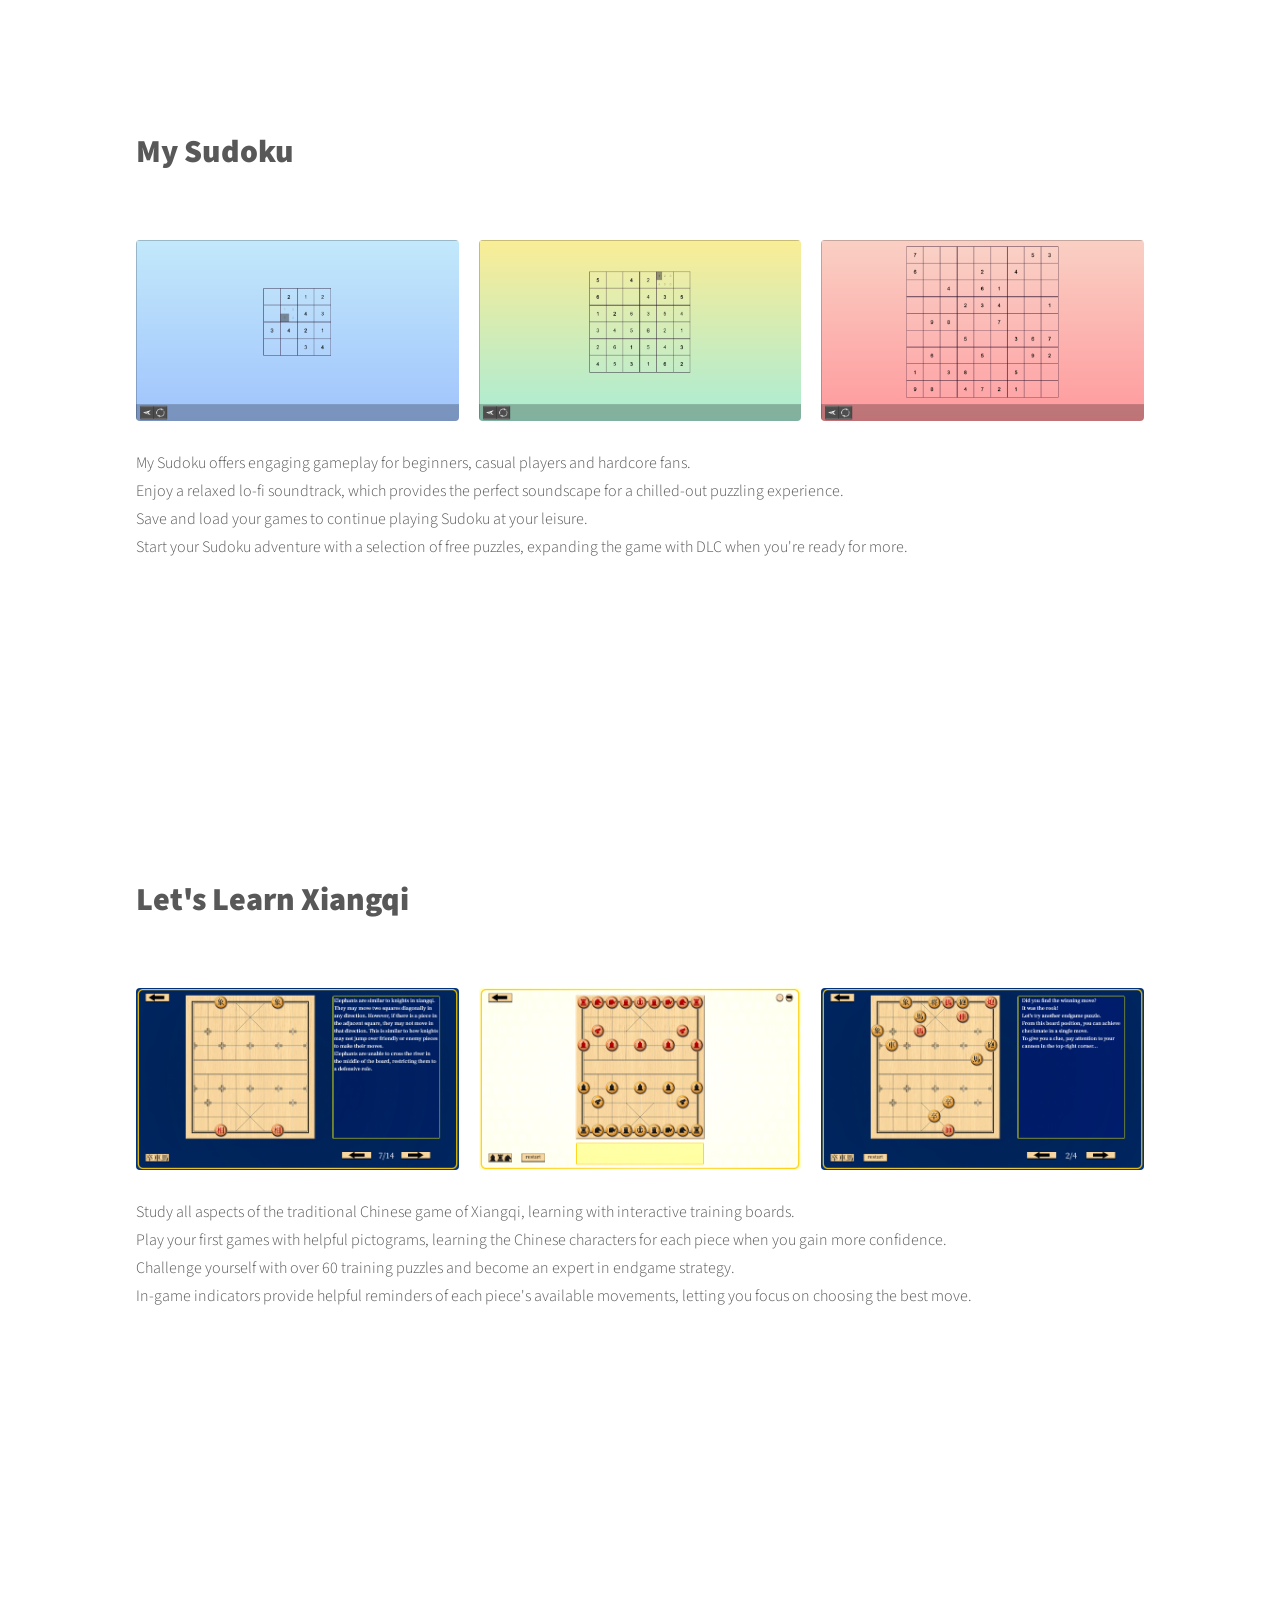
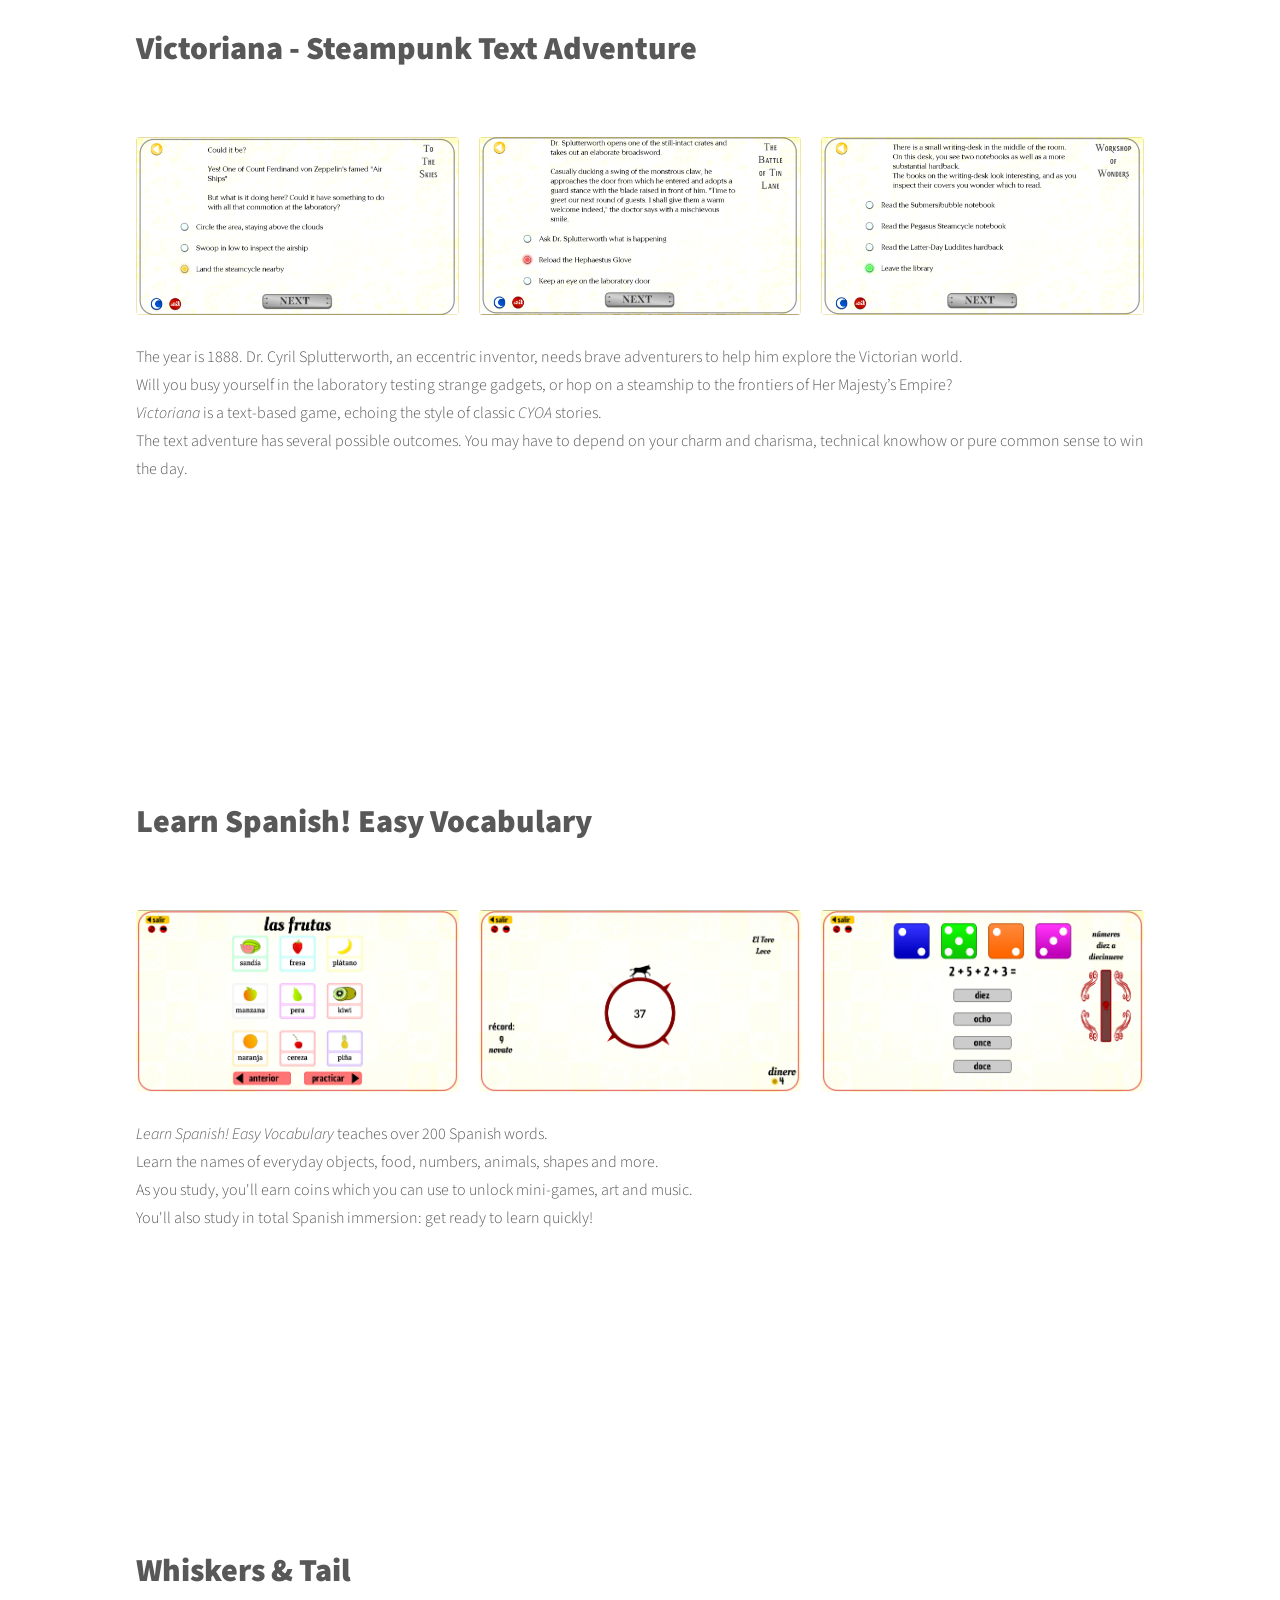
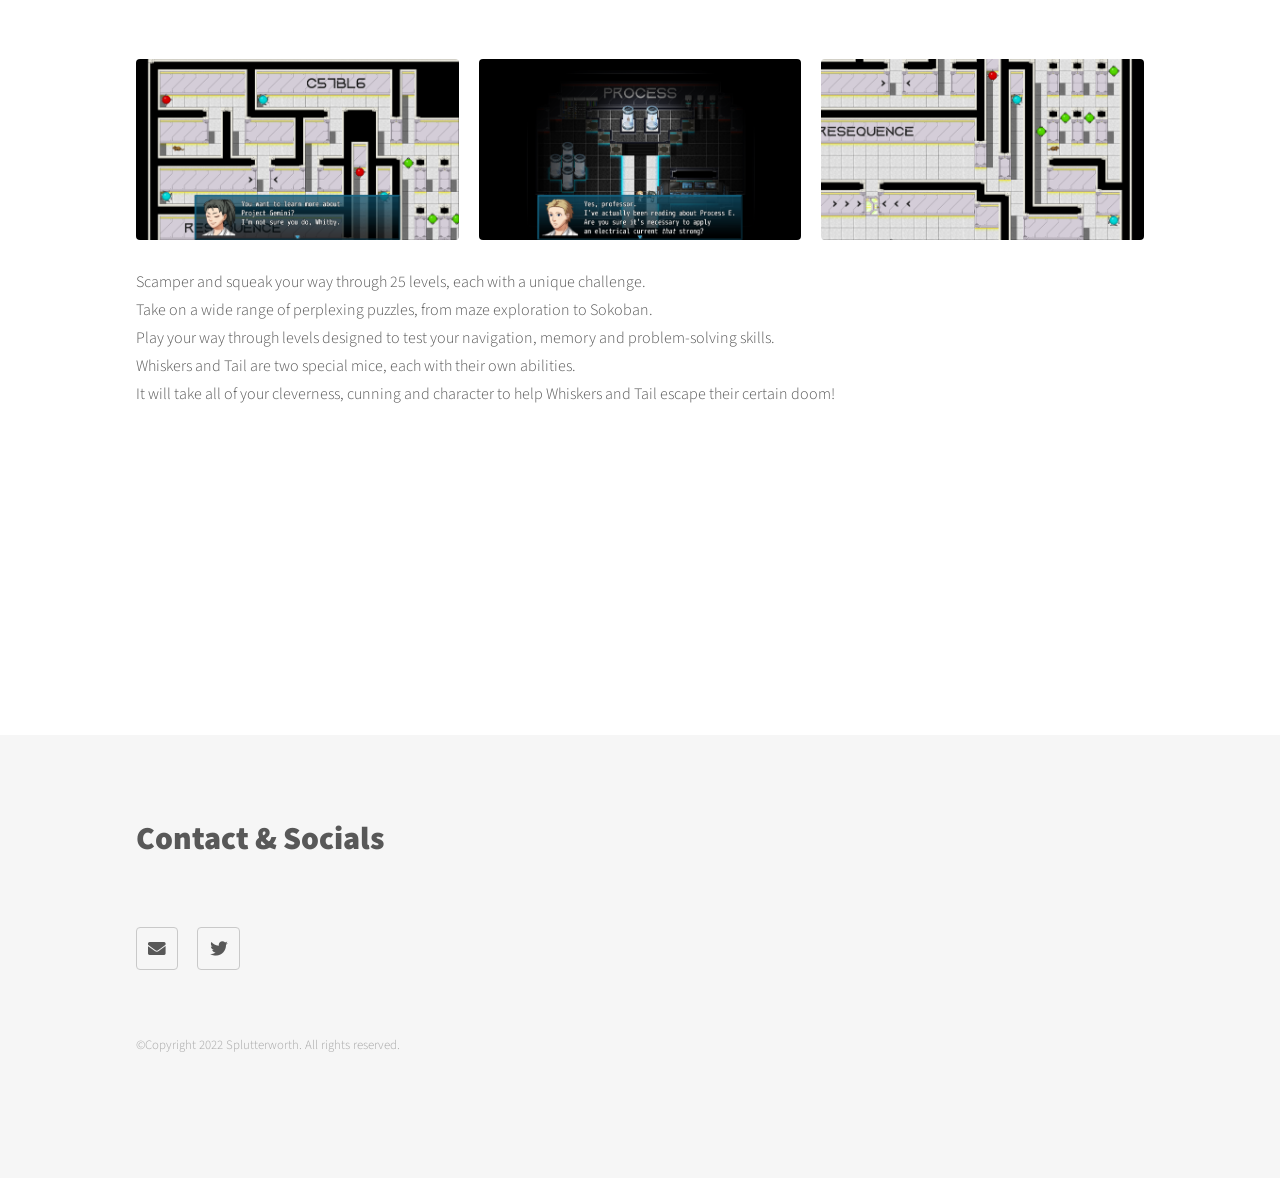
<file: games/other.html>
<!DOCTYPE HTML>
<!--
	Phantom by HTML5 UP
	html5up.net | @ajlkn
	Free for personal and commercial use under the CCA 3.0 license (html5up.net/license)
-->
<html>
	<head>
		<title>Other Games</title>
		<meta charset="utf-8" />
		<meta name="viewport" content="width=device-width, initial-scale=1, user-scalable=no" />
		<link rel="stylesheet" href="../assets/css/main.css" />
		<noscript><link rel="stylesheet" href="../assets/css/noscript.css" /></noscript>
	</head>
	<body class="is-preload">
		<!-- Wrapper -->
			<div id="wrapper">

				<!-- Header -->
					<header id="header">
						<div class="inner">

							<!-- Nav -->
								<nav>
									<ul>
										<li><a href="#menu">Menu</a></li>
									</ul>
								</nav>

						</div>
					</header>

				<!-- Menu -->
					<nav id="menu">
						<h2>Menu</h2>
						<ul>
						<!-- Links to other pages. Note links are relative to page folder location.
							 Game pages are linked differently to index and about, for example. -->
							 <li><a href="../index.html">Home</a></li>
							 <li><a href="japanese.html">Let's Learn Japanese!</a></li>
							 <li><a href="korean.html">Let's Learn Korean!</a></li>
							 <li><a href="jigsaw.html">Jigsaw Puzzle Games</a></li>
							 <li><a href="retro.html">Retro Games</a></li>
							 <li><a href="other.html">Other Games</a></li>
							 <li><a href="../about.html">About Dr. Cyril Splutterworth</a></li>
						</ul>
					</nav>

				<!-- Main -->
					<div id="main">
						<div class="inner">
							<!--Page title-->
							<h1>Other Games</h1>
							<!--Standard game item entry-->
							<h2 id="tokyo-beat">Police Detective: Tokyo Beat</h2>
							<section class="tiles">
								<article class="style1">
									<span class="stillimage">
										<img src="../images/tokyo-beat/screenshot_1.png" alt="" />
									</span>
								</article>
								<article class="style1">
									<span class="stillimage">
										<img src="../images/tokyo-beat/screenshot_2.png" alt="" />
									</span>
								</article>
								<article class="style1">
									<span class="stillimage">
										<img src="../images/tokyo-beat/screenshot_3.png" alt="" />
									</span>
								</article>
							</section>
							<br>
							<p>Learn the tricks of the trade with hints and assistance, before you're let loose to solve the big case.<br>
								Enjoy an atmospheric visual novel game, with diverse locations and captivating ambience.<br>
								Speak to a range of unique characters, each with their own quirks and engaging back-stories.<br>
								Use your evidence log to easily review the case before deciding who's guilty.
								</p>
							<iframe iframe class="steamwidget" src="https://store.steampowered.com/widget/4176030/" frameborder="0" width="646" height="190"></iframe>
							<br><br><br><br>
							<!--Standard game item entry-->
							<h2 id="easy-hiragana">Easy Japanese Hiragana</h2>
							<section class="tiles">
								<article class="style1">
									<span class="stillimage">
										<img src="../images/easy-hiragana/screenshot_1.png" alt="" />
									</span>
								</article>
								<article class="style1">
									<span class="stillimage">
										<img src="../images/easy-hiragana/screenshot_2.png" alt="" />
									</span>
								</article>
								<article class="style1">
									<span class="stillimage">
										<img src="../images/easy-hiragana/screenshot_3.png" alt="" />
									</span>
								</article>
							</section>
							<br>
							<p>Travel from scenic Hokkaido all the way to the bustling streets of downtown Tokyo.<br>
								You'll learn all about hiragana along the way, also discovering Japanese history and culture.<br>
								Practice reading with mini-games and interactive lessons, playing with hundreds of real Japanese words to test your progress.<br>
								Your friendly guide Tomomi-Chan will help you at every step, educating and motivating!
								</p>
							<iframe iframe class="steamwidget" src="https://store.steampowered.com/widget/3269120/" frameborder="0" width="646" height="190"></iframe>
							<br><br><br><br>
							<!--Standard game item entry-->
							<h2 id="my-sudoku">My Sudoku</h2>
							<section class="tiles">
								<article class="style1">
									<span class="stillimage">
										<img src="../images/my-sudoku/screenshot_1.png" alt="" />
									</span>
								</article>
								<article class="style1">
									<span class="stillimage">
										<img src="../images/my-sudoku/screenshot_2.png" alt="" />
									</span>
								</article>
								<article class="style1">
									<span class="stillimage">
										<img src="../images/my-sudoku/screenshot_3.png" alt="" />
									</span>
								</article>
							</section>
							<br>
							<p>My Sudoku offers engaging gameplay for beginners, casual players and hardcore fans.<br>
								Enjoy a relaxed lo-fi soundtrack, which provides the perfect soundscape for a chilled-out puzzling experience.<br>
								Save and load your games to continue playing Sudoku at your leisure.<br>
								Start your Sudoku adventure with a selection of free puzzles, expanding the game with DLC when you're ready for more.
								</p>
							<iframe iframe class="steamwidget" src="https://store.steampowered.com/widget/3033660/" frameborder="0" width="646" height="190"></iframe>
							<br><br><br><br>
							<!--Standard game item entry-->
							<h2 id="xiangqi">Let's Learn Xiangqi</h2>
							<section class="tiles">
								<article class="style1">
									<span class="stillimage">
										<img src="../images/xiangqi/screenshot_1.png" alt="" />
									</span>
								</article>
								<article class="style1">
									<span class="stillimage">
										<img src="../images/xiangqi/screenshot_2.png" alt="" />
									</span>
								</article>
								<article class="style1">
									<span class="stillimage">
										<img src="../images/xiangqi/screenshot_3.png" alt="" />
									</span>
								</article>
							</section>
							<br>
							<p>Study all aspects of the traditional Chinese game of Xiangqi, learning with interactive training boards.<br>
								Play your first games with helpful pictograms, learning the Chinese characters for each piece when you gain more confidence.<br>
								Challenge yourself with over 60 training puzzles and become an expert in endgame strategy.<br>
								In-game indicators provide helpful reminders of each piece's available movements, letting you focus on choosing the best move.
								</p>
							<iframe iframe class="steamwidget" src="https://store.steampowered.com/widget/1558750/" frameborder="0" width="646" height="190"></iframe>
							<br><br><br><br>
							<!--Standard game item entry-->
							<h2 id="victoriana">Victoriana - Steampunk Text Adventure</h2>
							<section class="tiles">
								<article class="style1">
									<span class="stillimage">
										<img src="../images/victoriana/screenshot_1.png" alt="" />
									</span>
								</article>
								<article class="style1">
									<span class="stillimage">
										<img src="../images/victoriana/screenshot_2.png" alt="" />
									</span>
								</article>
								<article class="style1">
									<span class="stillimage">
										<img src="../images/victoriana/screenshot_3.png" alt="" />
									</span>
								</article>
							</section>
							<br>
							<p>The year is 1888. Dr. Cyril Splutterworth, an eccentric inventor, needs brave adventurers to help him explore the Victorian world.<br>
								Will you busy yourself in the laboratory testing strange gadgets, or hop on a steamship to the frontiers of Her Majesty’s Empire?<br>
								<i>Victoriana</i> is a text-based game, echoing the style of classic <i>CYOA</i> stories.<br>
								The text adventure has several possible outcomes. You may have to depend on your charm and charisma, technical knowhow or pure common sense to win the day.
								
							</p>
							<iframe iframe class="steamwidget" src="https://store.steampowered.com/widget/1164040/" frameborder="0" width="646" height="190"></iframe>
							<br><br><br><br>
							<!--Standard game item entry-->
							<h2 id="spanish">Learn Spanish! Easy Vocabulary</h2>
							<section class="tiles">
								<article class="style1">
									<span class="stillimage">
										<img src="../images/spanish/screenshot_1.jpg" alt="" />
									</span>
								</article>
								<article class="style1">
									<span class="stillimage">
										<img src="../images/spanish/screenshot_2.jpg" alt="" />
									</span>
								</article>
								<article class="style1">
									<span class="stillimage">
										<img src="../images/spanish/screenshot_3.jpg" alt="" />
									</span>
								</article>
							</section>
							<br>
							<p><i>Learn Spanish! Easy Vocabulary</i> teaches over 200 Spanish words.<br>
								Learn the names of everyday objects, food, numbers, animals, shapes and more.<br>
								As you study, you'll earn coins which you can use to unlock mini-games, art and music.<br>
								You'll also study in total Spanish immersion: get ready to learn quickly!
							</p>
							<iframe iframe class="steamwidget" src="https://store.steampowered.com/widget/1117590/" frameborder="0" width="646" height="190"></iframe>
							<br><br><br><br>
							<!--Standard game item entry-->
							<h2 id="whiskers">Whiskers & Tail</h2>
							<section class="tiles">
								<article class="style1">
									<span class="stillimage">
										<img src="../images/whiskers/screenshot_1.png" alt="" />
									</span>
								</article>
								<article class="style1">
									<span class="stillimage">
										<img src="../images/whiskers/screenshot_2.png" alt="" />
									</span>
								</article>
								<article class="style1">
									<span class="stillimage">
										<img src="../images/whiskers/screenshot_3.png" alt="" />
									</span>
								</article>
							</section>
							<br>
							<p>Scamper and squeak your way through 25 levels, each with a unique challenge.<br>
								Take on a wide range of perplexing puzzles, from maze exploration to Sokoban.<br>
								Play your way through levels designed to test your navigation, memory and problem-solving skills.<br>
								Whiskers and Tail are two special mice, each with their own abilities.<br>
								It will take all of your cleverness, cunning and character to help Whiskers and Tail escape their certain doom!
							</p>
							<iframe iframe class="steamwidget" src="https://store.steampowered.com/widget/1343450/" frameborder="0" width="646" height="190"></iframe>
							<!-- <br><br><br><br> removed for bottom item. -->				
						</div>
					</div>

				<!-- Footer -->
				<footer id="footer">
					<div class="inner">
						<section>
							<h2>Contact & Socials</h2>
							<ul class="icons">
								<li><a href="mailto:cyrilsplutterworth@gmail.com" class="icon solid style2 fa-envelope"><span class="label">Email</span></a></li>
								<li><a href="https://twitter.com/DrSplutterworth" class="icon brands style2 fa-twitter"><span class="label">Twitter</span></a></li>
							</ul>
						</section>
						<ul class="copyright">
							<li>&copy;Copyright 2022 Splutterworth. All rights reserved.</li>
						</ul>
					</div>
				</footer>
			</div>

		<!-- Scripts -->
			<script src="../assets/js/jquery.min.js"></script>
			<script src="../assets/js/browser.min.js"></script>
			<script src="../assets/js/breakpoints.min.js"></script>
			<script src="../assets/js/util.js"></script>
			<script src="../assets/js/main.js"></script>

	</body>
</html>
</file>
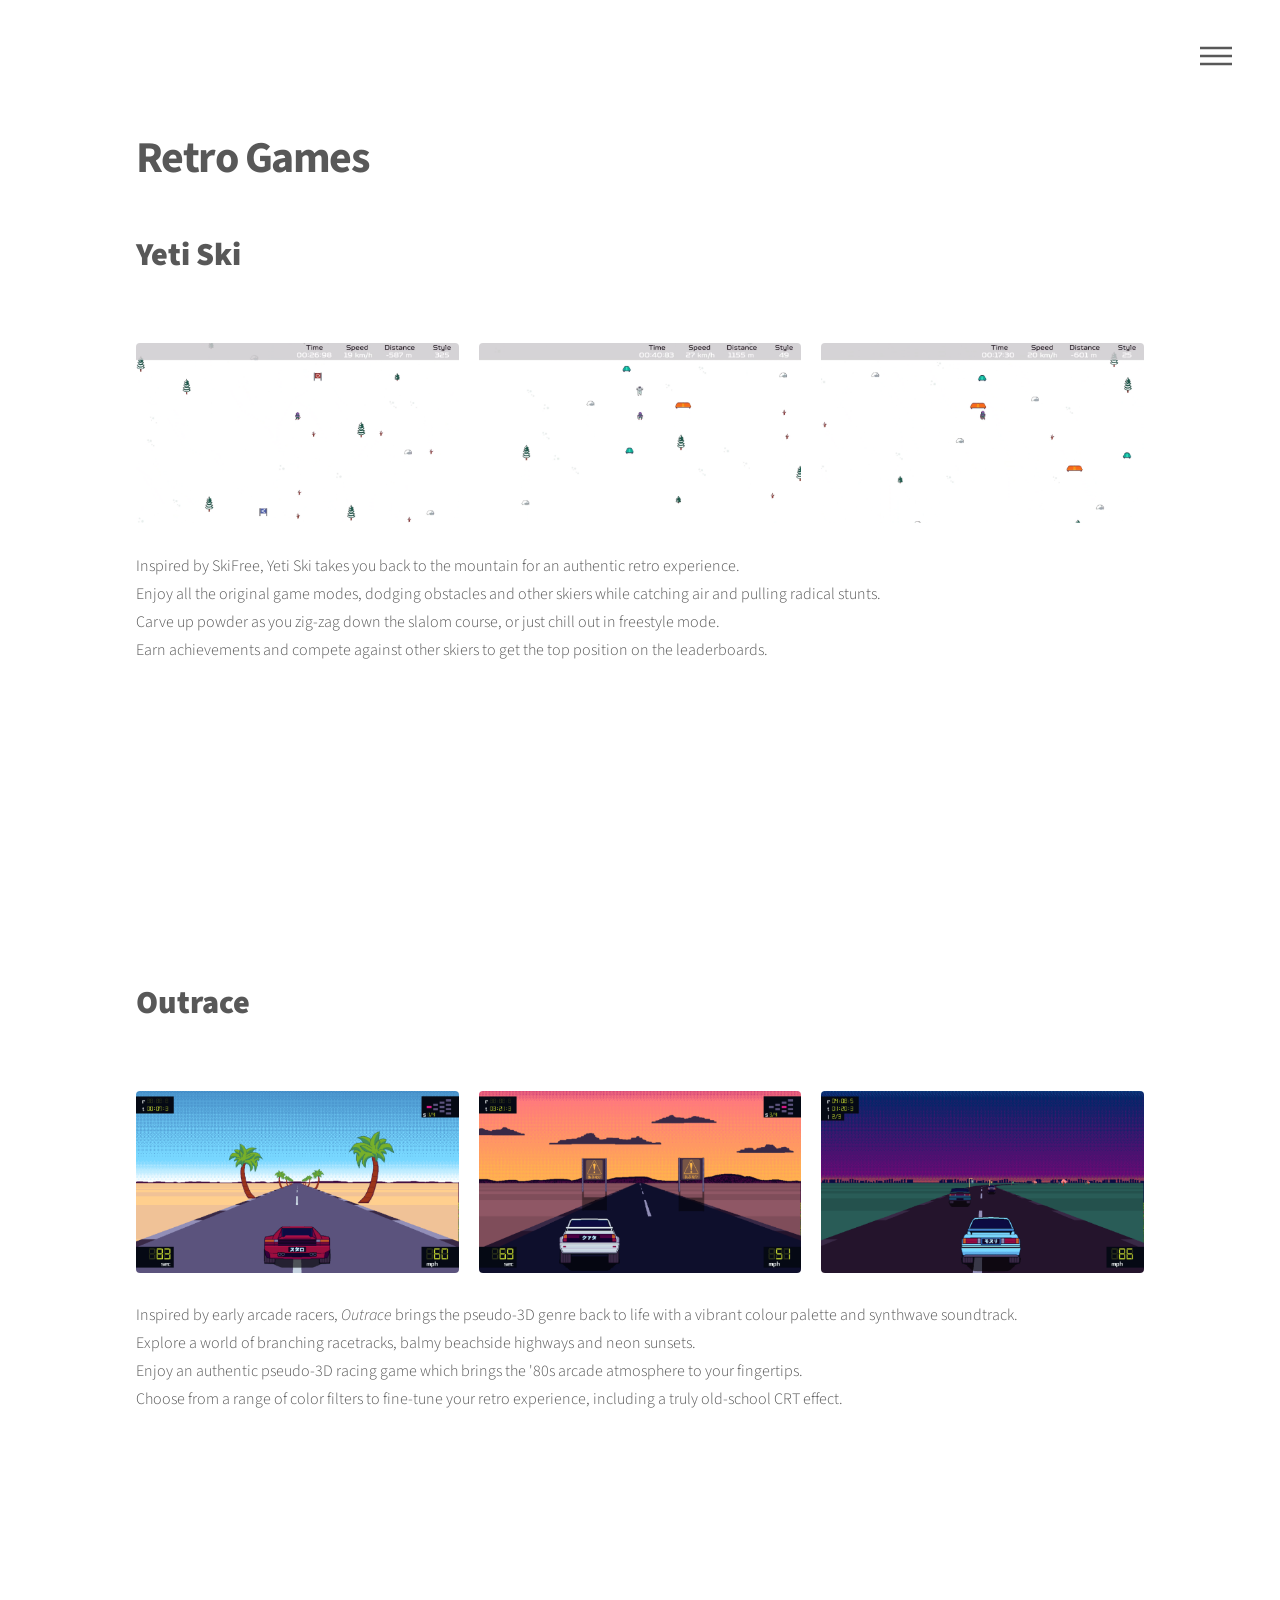
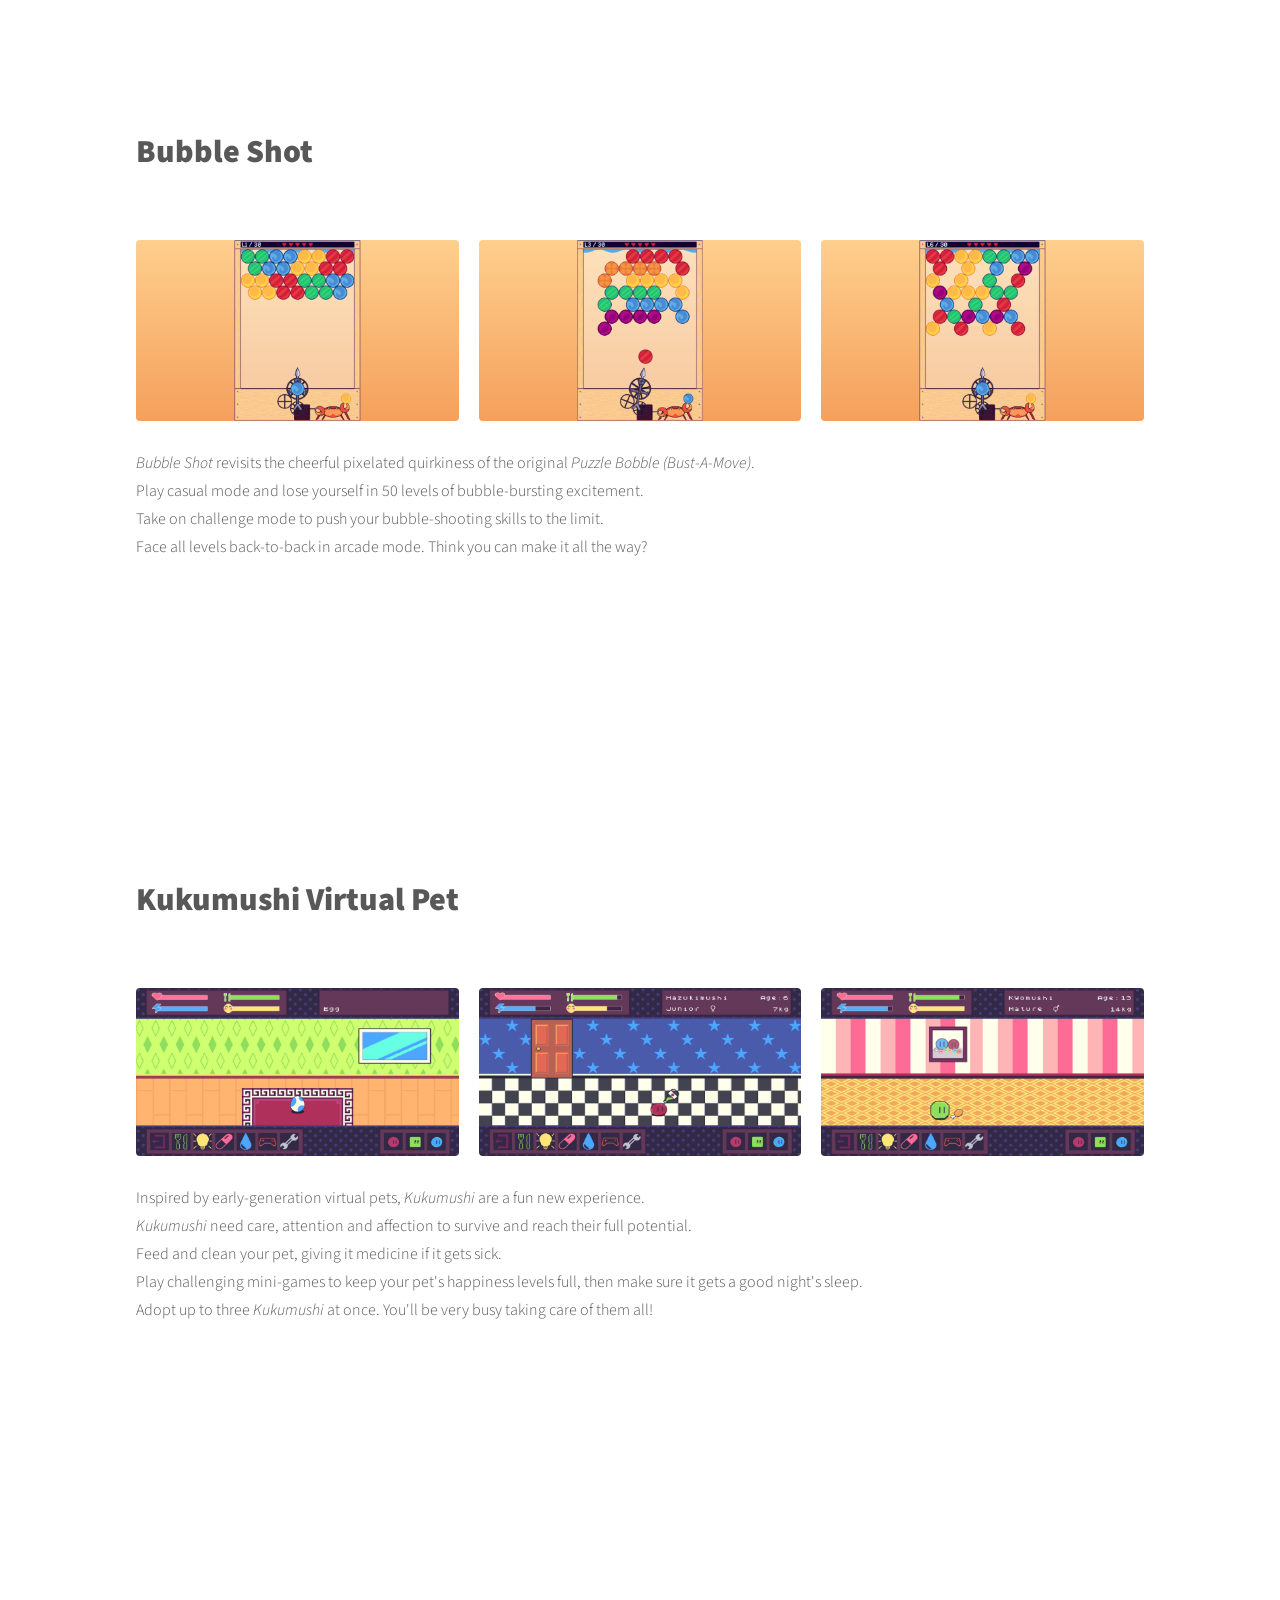
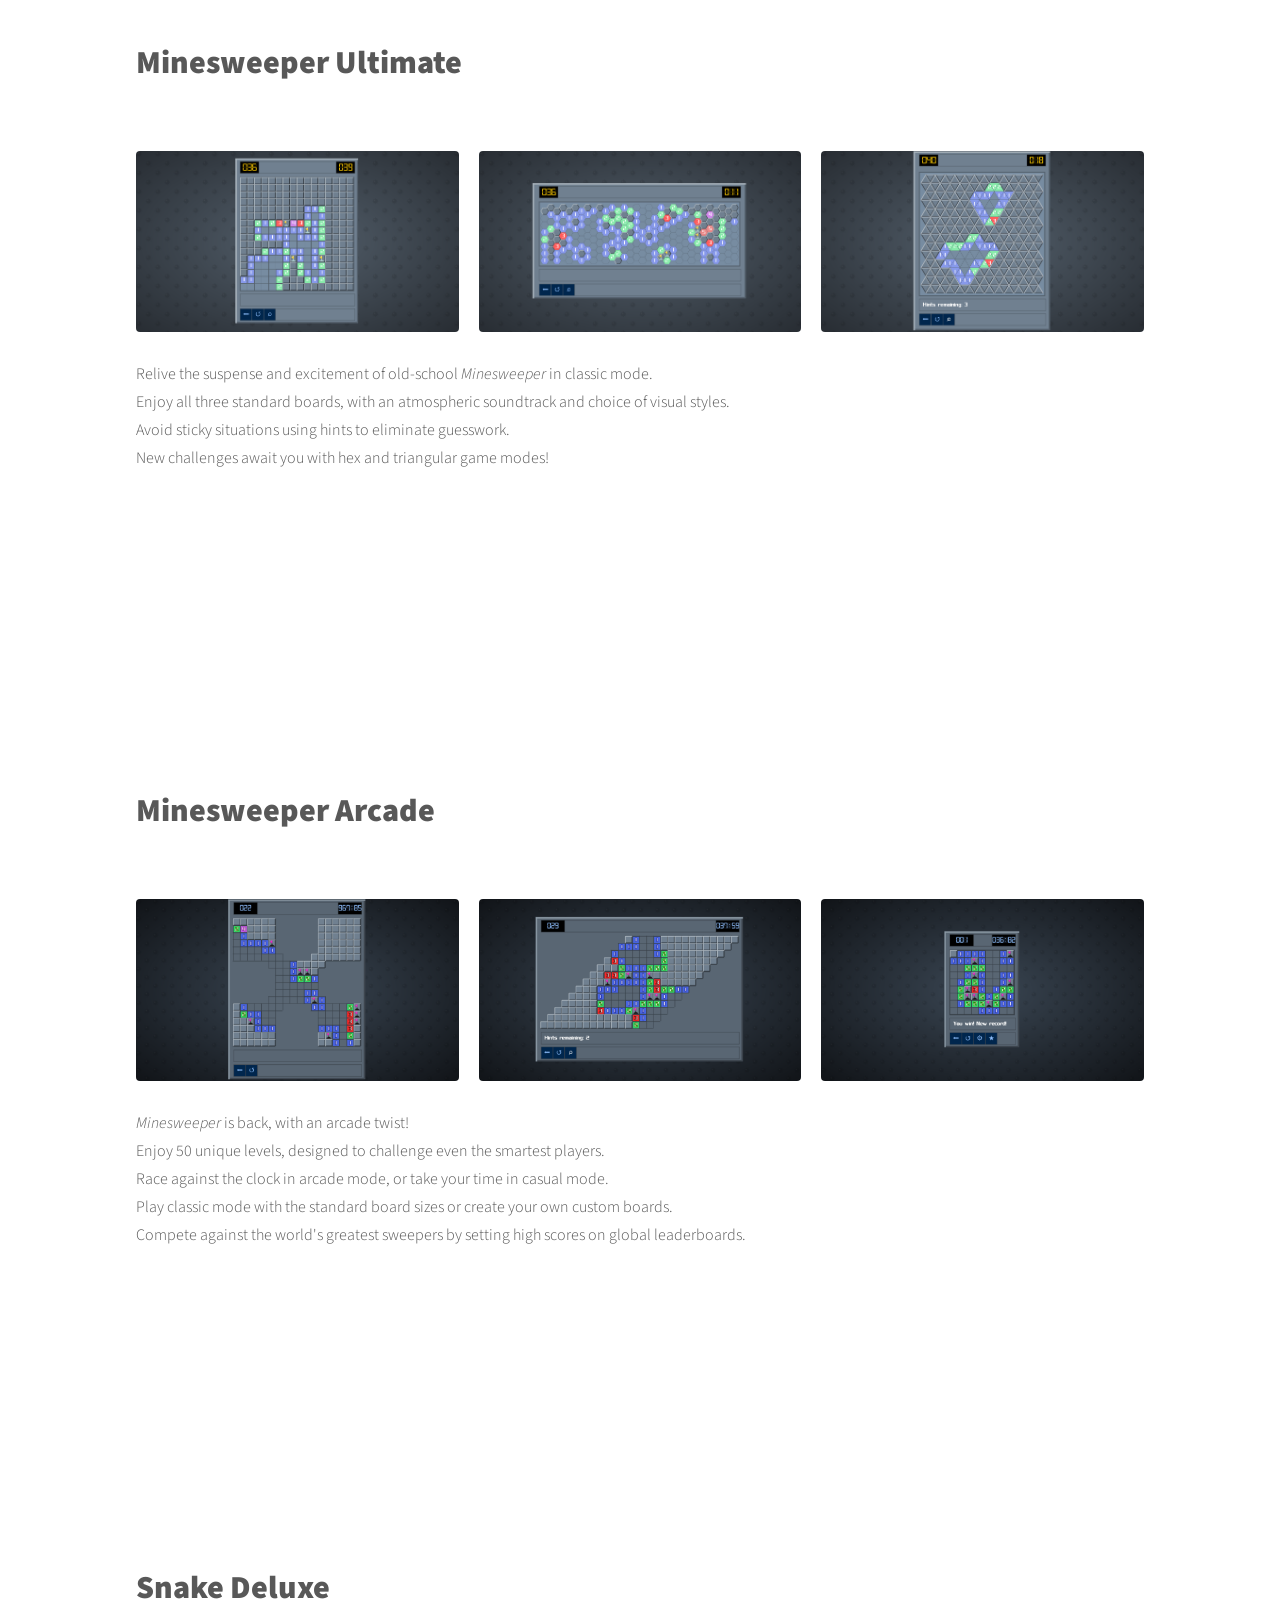
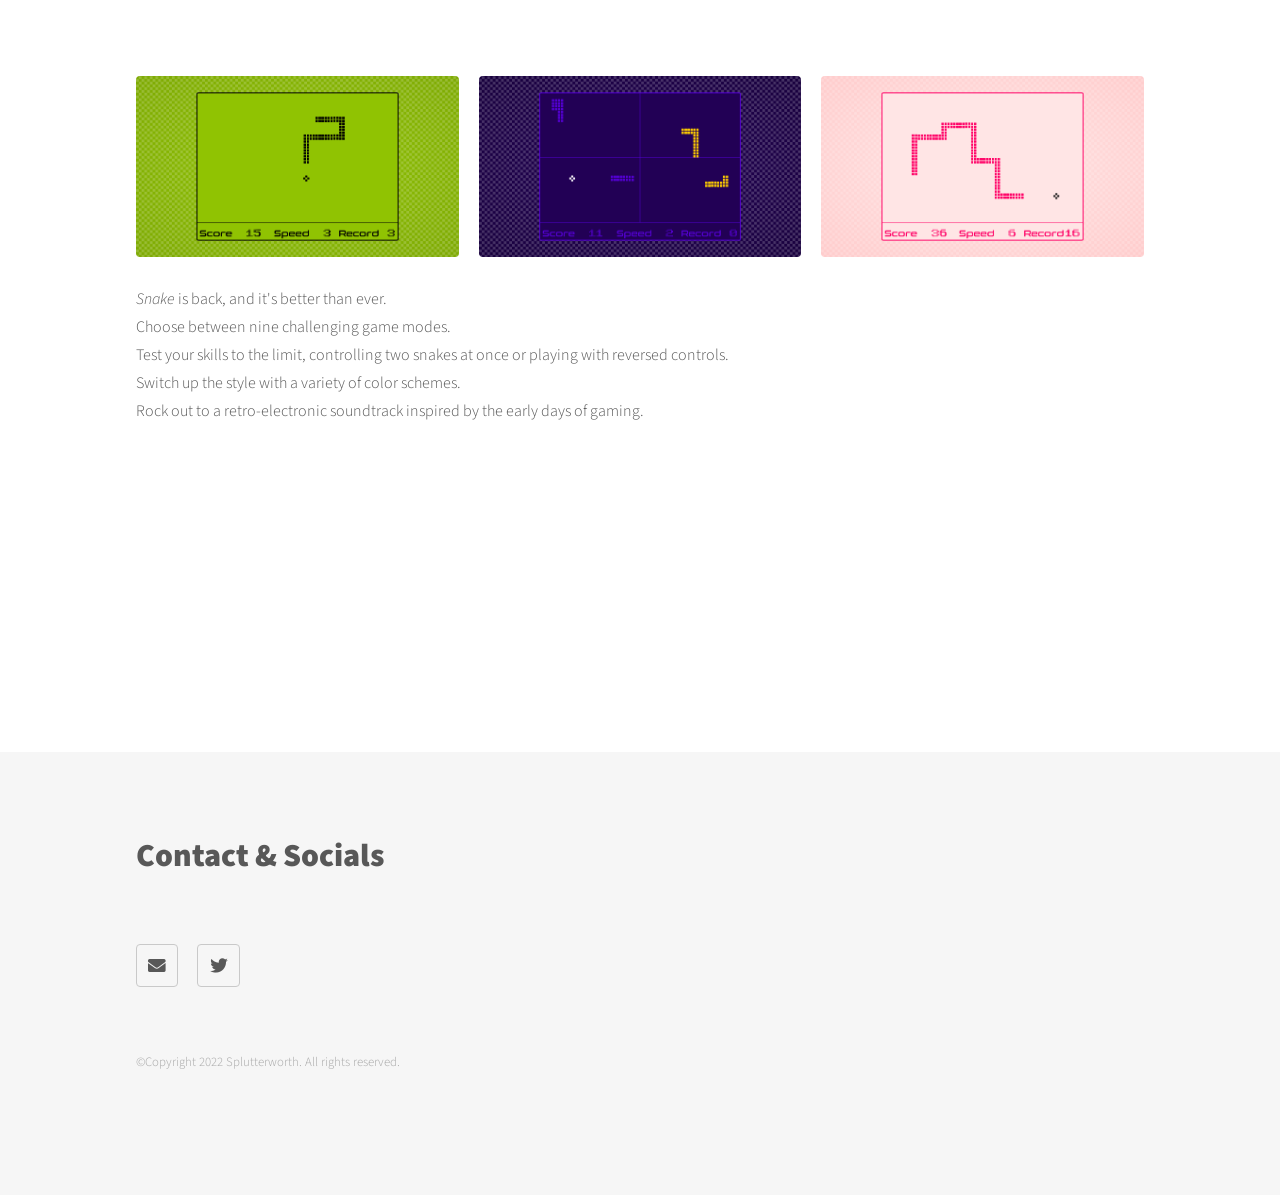
<file: games/retro.html>
<!DOCTYPE HTML>
<!--
	Phantom by HTML5 UP
	html5up.net | @ajlkn
	Free for personal and commercial use under the CCA 3.0 license (html5up.net/license)
-->
<html>
	<head>
		<title>Retro Games</title>
		<meta charset="utf-8" />
		<meta name="viewport" content="width=device-width, initial-scale=1, user-scalable=no" />
		<link rel="stylesheet" href="../assets/css/main.css" />
		<noscript><link rel="stylesheet" href="../assets/css/noscript.css" /></noscript>
	</head>
	<body class="is-preload">
		<!-- Wrapper -->
			<div id="wrapper">

				<!-- Header -->
					<header id="header">
						<div class="inner">

							<!-- Nav -->
								<nav>
									<ul>
										<li><a href="#menu">Menu</a></li>
									</ul>
								</nav>

						</div>
					</header>

				<!-- Menu -->
					<nav id="menu">
						<h2>Menu</h2>
						<ul>
						<!-- Links to other pages. Note links are relative to page folder location.
							 Game pages are linked differently to index and about, for example. -->
							 <li><a href="../index.html">Home</a></li>
							 <li><a href="japanese.html">Let's Learn Japanese!</a></li>
							 <li><a href="korean.html">Let's Learn Korean!</a></li>
							 <li><a href="jigsaw.html">Jigsaw Puzzle Games</a></li>
							 <li><a href="retro.html">Retro Games</a></li>
							 <li><a href="other.html">Other Games</a></li>
							 <li><a href="../about.html">About Dr. Cyril Splutterworth</a></li>
						</ul>
					</nav>

				<!-- Main -->
					<div id="main">
						<div class="inner">
							<!--Page title-->
							<h1>Retro Games</h1>
							<!--Standard game item entry-->
							<h2 id="yeti-ski">Yeti Ski</h2>
							<section class="tiles">
								<article class="style1">
									<span class="stillimage">
										<img src="../images/yeti-ski/screenshot_1.png" alt="" />
									</span>
								</article>
								<article class="style1">
									<span class="stillimage">
										<img src="../images/yeti-ski/screenshot_2.png" alt="" />
									</span>
								</article>
								<article class="style1">
									<span class="stillimage">
										<img src="../images/yeti-ski/screenshot_3.png" alt="" />
									</span>
								</article>
							</section>
							<br>
							<p>Inspired by SkiFree, Yeti Ski takes you back to the mountain for an authentic retro experience.<br>
							Enjoy all the original game modes, dodging obstacles and other skiers while catching air and pulling radical stunts.<br>
							Carve up powder as you zig-zag down the slalom course, or just chill out in freestyle mode.<br>
							Earn achievements and compete against other skiers to get the top position on the leaderboards.<br>
							</p>
							<iframe iframe class="steamwidget" src="https://store.steampowered.com/widget/3481110/" frameborder="0" width="646" height="190"></iframe>
							<br><br><br><br>
							<!--Standard game item entry-->
							<h2 id="outrace">Outrace</h2>
							<section class="tiles">
								<article class="style1">
									<span class="stillimage">
										<img src="../images/outrace/screenshot_1.png" alt="" />
									</span>
								</article>
								<article class="style1">
									<span class="stillimage">
										<img src="../images/outrace/screenshot_2.png" alt="" />
									</span>
								</article>
								<article class="style1">
									<span class="stillimage">
										<img src="../images/outrace/screenshot_3.png" alt="" />
									</span>
								</article>
							</section>
							<br>
							<p>Inspired by early arcade racers, <i>Outrace</i> brings the pseudo-3D genre back to life with a vibrant colour palette and synthwave soundtrack.<br>
							Explore a world of branching racetracks, balmy beachside highways and neon sunsets.<br>
							Enjoy an authentic pseudo-3D racing game which brings the '80s arcade atmosphere to your fingertips.<br>
							Choose from a range of color filters to fine-tune your retro experience, including a truly old-school CRT effect.
							</p>
							<iframe iframe class="steamwidget" src="https://store.steampowered.com/widget/1958890/" frameborder="0" width="646" height="190"></iframe>
							<br><br><br><br>
							<!--Standard game item entry-->
							<h2 id="bubble_shot">Bubble Shot</h2>
							<section class="tiles">
								<article class="style1">
									<span class="stillimage">
										<img src="../images/bubbles/screenshot_1.png" alt="" />
									</span>
								</article>
								<article class="style1">
									<span class="stillimage">
										<img src="../images/bubbles/screenshot_2.png" alt="" />
									</span>
								</article>
								<article class="style1">
									<span class="stillimage">
										<img src="../images/bubbles/screenshot_3.png" alt="" />
									</span>
								</article>
							</section>
							<br>
							<p><i>Bubble Shot</i> revisits the cheerful pixelated quirkiness of the original <i>Puzzle Bobble (Bust-A-Move)</i>.<br>
								Play casual mode and lose yourself in 50 levels of bubble-bursting excitement.<br>
								Take on challenge mode to push your bubble-shooting skills to the limit.<br>
								Face all levels back-to-back in arcade mode. Think you can make it all the way?
							</p>
							<iframe iframe class="steamwidget" src="https://store.steampowered.com/widget/1955820/" frameborder="0" width="646" height="190"></iframe>
							<br><br><br><br>
							<!--Standard game item entry-->
							<h2 id="kukumushi">Kukumushi Virtual Pet</h2>
							<section class="tiles">
								<article class="style1">
									<span class="stillimage">
										<img src="../images/kukumushi/screenshot_1.jpg" alt="" />
									</span>
								</article>
								<article class="style1">
									<span class="stillimage">
										<img src="../images/kukumushi/screenshot_2.jpg" alt="" />
									</span>
								</article>
								<article class="style1">
									<span class="stillimage">
										<img src="../images/kukumushi/screenshot_3.jpg" alt="" />
									</span>
								</article>
							</section>
							<br>
							<p>Inspired by early-generation virtual pets, <i>Kukumushi</i> are a fun new experience.<br>
								<i>Kukumushi</i> need care, attention and affection to survive and reach their full potential.<br>
								Feed and clean your pet, giving it medicine if it gets sick.<br>
								Play challenging mini-games to keep your pet's happiness levels full, then make sure it gets a good night's sleep.<br>
								Adopt up to three <i>Kukumushi</i> at once. You'll be very busy taking care of them all!
							</p>
							<iframe iframe class="steamwidget" src="https://store.steampowered.com/widget/1855070/" frameborder="0" width="646" height="190"></iframe>
							<br><br><br><br>
							<!--Standard game item entry-->
							<h2 id="minesweeper_ultimate">Minesweeper Ultimate</h2>
							<section class="tiles">
								<article class="style1">
									<span class="stillimage">
										<img src="../images/minesweeper/ultimate/screenshot_1.png" alt="" />
									</span>
								</article>
								<article class="style1">
									<span class="stillimage">
										<img src="../images/minesweeper/ultimate/screenshot_2.png" alt="" />
									</span>
								</article>
								<article class="style1">
									<span class="stillimage">
										<img src="../images/minesweeper/ultimate/screenshot_3.png" alt="" />
									</span>
								</article>
							</section>
							<br>
							<p>Relive the suspense and excitement of old-school <i>Minesweeper</i> in classic mode.<br>
								Enjoy all three standard boards, with an atmospheric soundtrack and choice of visual styles.<br>
								Avoid sticky situations using hints to eliminate guesswork.<br>
								New challenges await you with hex and triangular game modes!
							</p>
							<iframe iframe class="steamwidget" src="https://store.steampowered.com/widget/1736630/" frameborder="0" width="646" height="190"></iframe>
							<br><br><br><br>
							<!--Standard game item entry-->
							<h2 id="minesweeper_arcade">Minesweeper Arcade</h2>
							<section class="tiles">
								<article class="style1">
									<span class="stillimage">
										<img src="../images/minesweeper/arcade/screenshot_1.png" alt="" />
									</span>
								</article>
								<article class="style1">
									<span class="stillimage">
										<img src="../images/minesweeper/arcade/screenshot_2.png" alt="" />
									</span>
								</article>
								<article class="style1">
									<span class="stillimage">
										<img src="../images/minesweeper/arcade/screenshot_3.png" alt="" />
									</span>
								</article>
							</section>
							<br>
							<p><i>Minesweeper</i> is back, with an arcade twist!<br>
								Enjoy 50 unique levels, designed to challenge even the smartest players.<br>
								Race against the clock in arcade mode, or take your time in casual mode.<br>
								Play classic mode with the standard board sizes or create your own custom boards.<br>
								Compete against the world's greatest sweepers by setting high scores on global leaderboards.
							</p>
							<iframe iframe class="steamwidget" src="https://store.steampowered.com/widget/2187850/" frameborder="0" width="646" height="190"></iframe>
							<br><br><br><br>				
							<!--Standard game item entry-->
							<h2 id="snake">Snake Deluxe</h2>
							<section class="tiles">
								<article class="style1">
									<span class="stillimage">
										<img src="../images/snake/screenshot_1.png" alt="" />
									</span>
								</article>
								<article class="style1">
									<span class="stillimage">
										<img src="../images/snake/screenshot_2.png" alt="" />
									</span>
								</article>
								<article class="style1">
									<span class="stillimage">
										<img src="../images/snake/screenshot_3.png" alt="" />
									</span>
								</article>
							</section>
							<br>
							<p><i>Snake</i> is back, and it's better than ever.<br>
								Choose between nine challenging game modes.<br>
								Test your skills to the limit, controlling two snakes at once or playing with reversed controls.<br>
								Switch up the style with a variety of color schemes.<br>
								Rock out to a retro-electronic soundtrack inspired by the early days of gaming.
							</p>
							<iframe iframe class="steamwidget" src="https://store.steampowered.com/widget/1663390/" frameborder="0" width="646" height="190"></iframe>
							<!-- <br><br><br><br> removed for bottom item. -->			
						</div>
					</div>

				<!-- Footer -->
				<footer id="footer">
					<div class="inner">
						<section>
							<h2>Contact & Socials</h2>
							<ul class="icons">
								<li><a href="mailto:cyril@splutterworth.com" class="icon solid style2 fa-envelope"><span class="label">Email</span></a></li>
								<li><a href="https://twitter.com/DrSplutterworth" class="icon brands style2 fa-twitter"><span class="label">Twitter</span></a></li>
							</ul>
						</section>
						<ul class="copyright">
							<li>&copy;Copyright 2022 Splutterworth. All rights reserved.</li>
						</ul>
					</div>
				</footer>
			</div>

		<!-- Scripts -->
			<script src="../assets/js/jquery.min.js"></script>
			<script src="../assets/js/browser.min.js"></script>
			<script src="../assets/js/breakpoints.min.js"></script>
			<script src="../assets/js/util.js"></script>
			<script src="../assets/js/main.js"></script>

	</body>
</html>
</file>
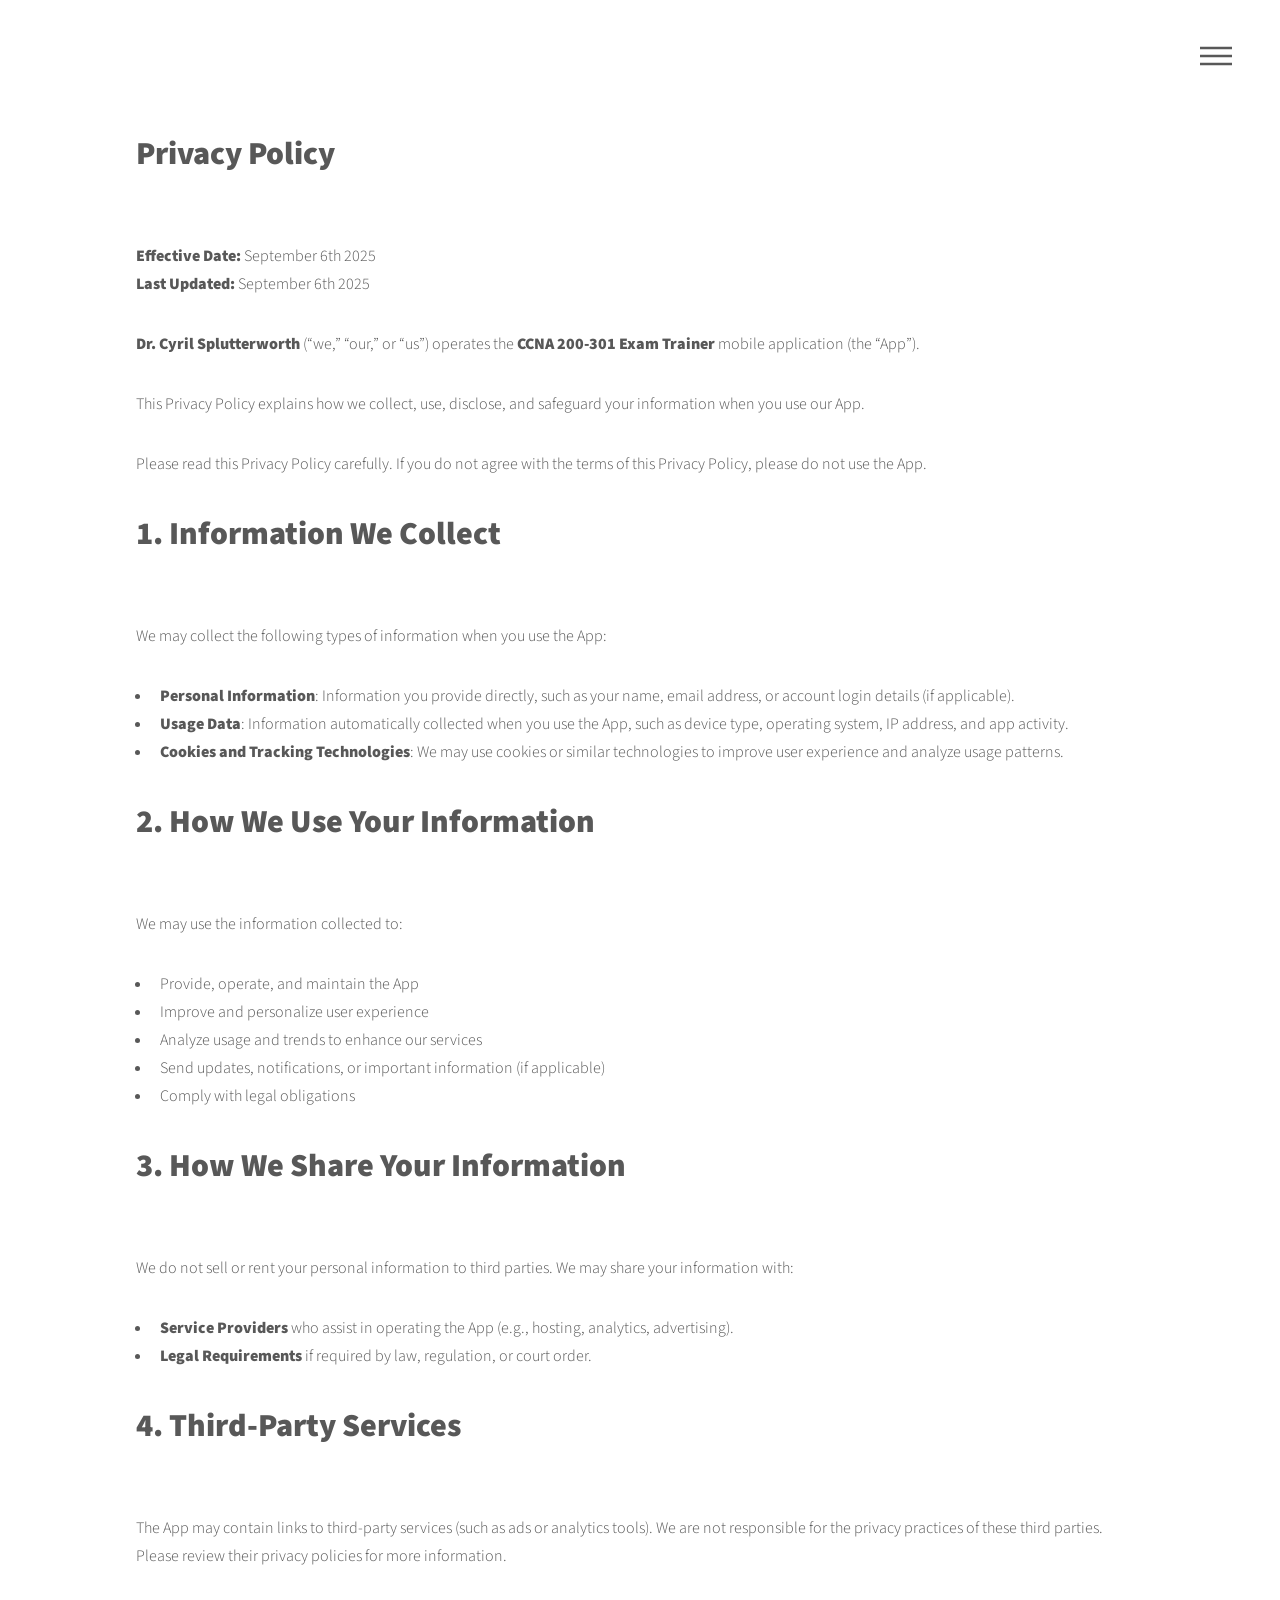
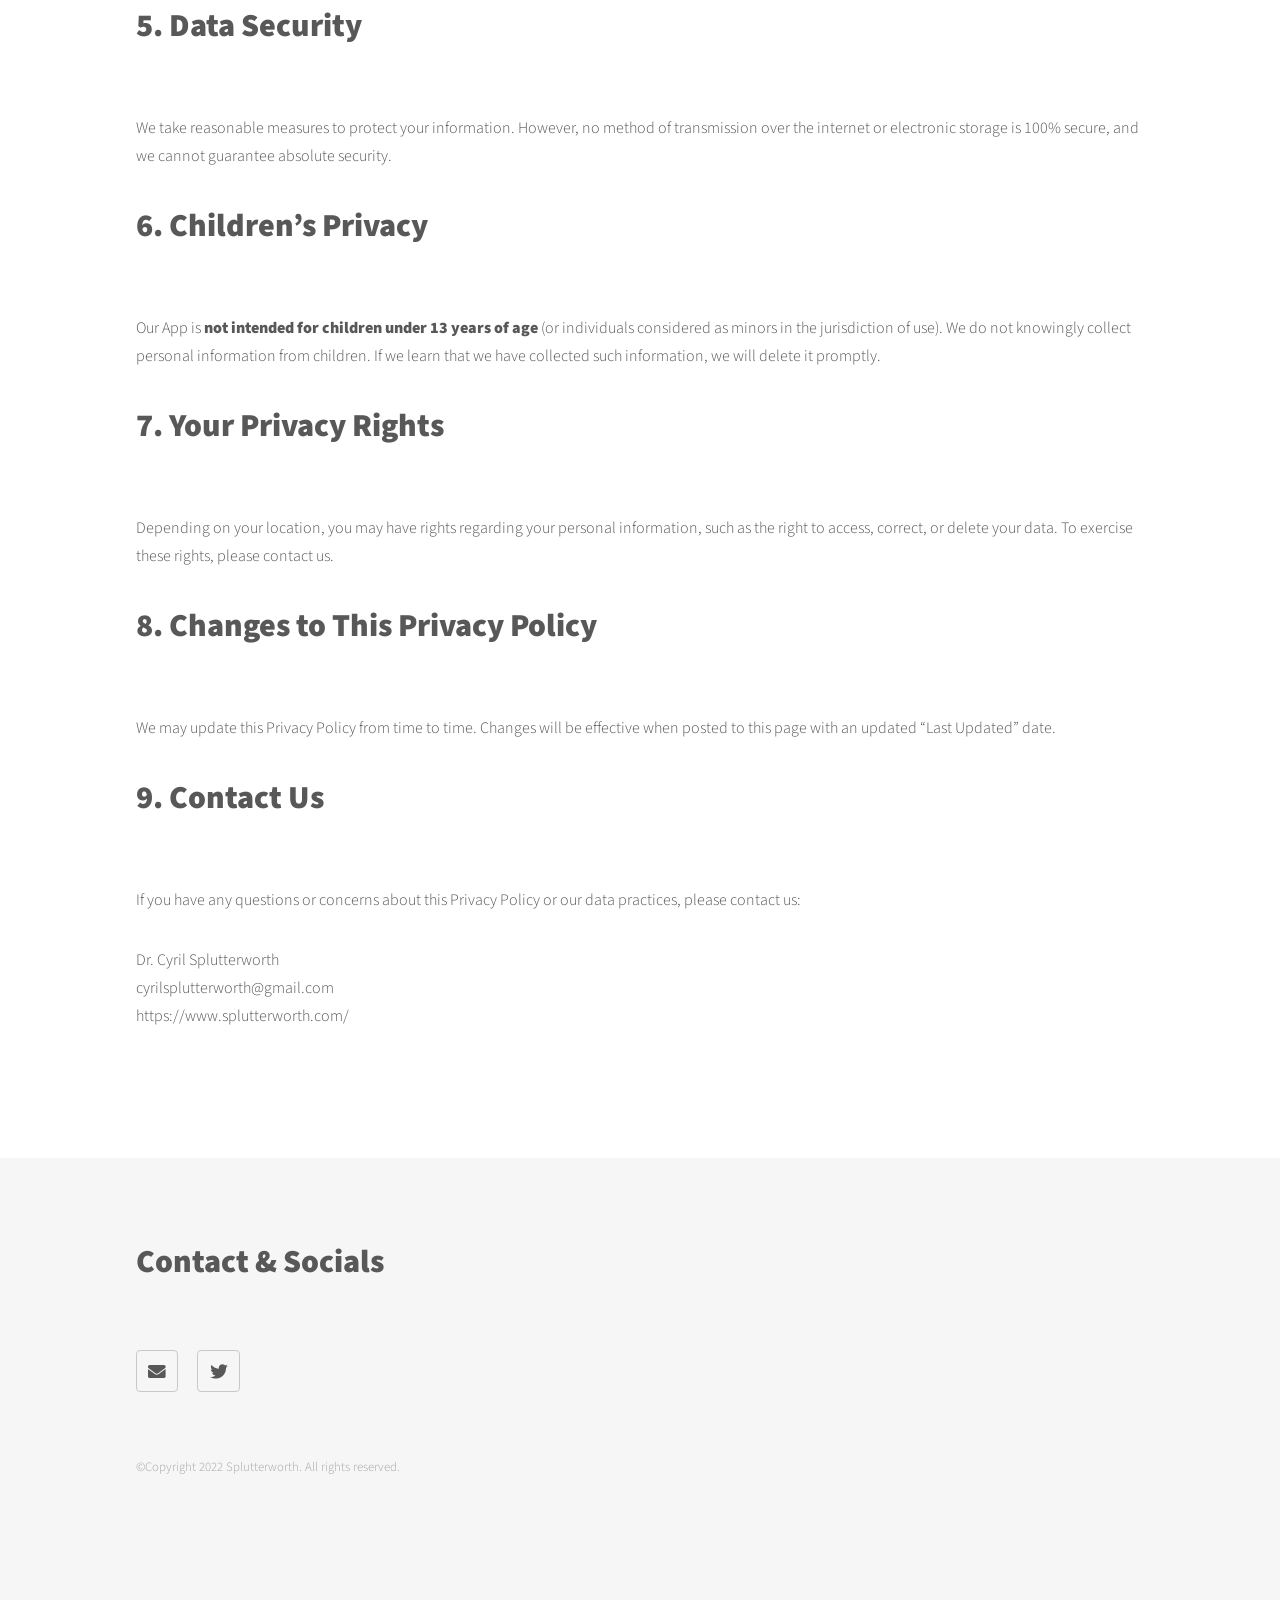
<file: privacy-policies/privacy-ccna.html>
<!DOCTYPE HTML>
<!--
	Phantom by HTML5 UP
	html5up.net | @ajlkn
	Free for personal and commercial use under the CCA 3.0 license (html5up.net/license)
-->
<html>
	<head>
		<title>Privacy Policy</title>
		<meta charset="utf-8" />
		<meta name="viewport" content="width=device-width, initial-scale=1, user-scalable=no" />
		<link rel="stylesheet" href="../assets/css/main.css" />
		<noscript><link rel="stylesheet" href="../assets/css/noscript.css" /></noscript>
	</head>
	<body class="is-preload">
		<!-- Wrapper -->
			<div id="wrapper">
				<!-- Header -->
					<header id="header">
						<div class="inner">

							<!-- Nav -->
								<nav>
									<ul>
										<li><a href="#menu">Menu</a></li>
									</ul>
								</nav>

						</div>
					</header>

				<!-- Menu -->
					<nav id="menu">
						<h2>Menu</h2>
						<ul>
							<!-- Links to other pages. Note links are relative to page folder location.
							 Game pages are linked differently to index and about, for example. -->
							 <li><a href="index.html">Home</a></li>
							 <li><a href="games/japanese.html">Let's Learn Japanese!</a></li>
							 <li><a href="games/korean.html">Let's Learn Korean!</a></li>
							 <li><a href="games/jigsaw.html">Jigsaw Puzzle Games</a></li>
							 <li><a href="games/retro.html">Retro Games</a></li>
							 <li><a href="games/other.html">Other Games</a></li>
							 <li><a href="about.html">About Dr. Cyril Splutterworth</a></li>
						</ul>
					</nav>

				<!-- Main -->
					<div id="main">
						<div class="inner">
							<!--Page title-->
							<!-- <h1>About Dr. Cyril Splutterworth</h1> H1 title removed for this page  -->
							<!--Standard game item entry-->
							<h2>Privacy Policy</h2> 
  <p><strong>Effective Date:</strong> September 6th 2025<br>
  <strong>Last Updated:</strong> September 6th 2025</p>

  <p><strong>Dr. Cyril Splutterworth</strong> (“we,” “our,” or “us”) operates the <strong>CCNA 200-301 Exam Trainer</strong> mobile application (the “App”).</p> 
  <p>This Privacy Policy explains how we collect, use, disclose, and safeguard your information when you use our App.</p>

  <p>Please read this Privacy Policy carefully. If you do not agree with the terms of this Privacy Policy, please do not use the App.</p>

  <h2>1. Information We Collect</h2>
  <p>We may collect the following types of information when you use the App:</p>
  <ul>
    <li><strong>Personal Information</strong>: Information you provide directly, such as your name, email address, or account login details (if applicable).</li>
    <li><strong>Usage Data</strong>: Information automatically collected when you use the App, such as device type, operating system, IP address, and app activity.</li>
    <li><strong>Cookies and Tracking Technologies</strong>: We may use cookies or similar technologies to improve user experience and analyze usage patterns.</li>
  </ul>

  <h2>2. How We Use Your Information</h2>
  <p>We may use the information collected to:</p>
  <ul>
    <li>Provide, operate, and maintain the App</li>
    <li>Improve and personalize user experience</li>
    <li>Analyze usage and trends to enhance our services</li>
    <li>Send updates, notifications, or important information (if applicable)</li>
    <li>Comply with legal obligations</li>
  </ul>

  <h2>3. How We Share Your Information</h2>
  <p>We do not sell or rent your personal information to third parties. We may share your information with:</p>
  <ul>
    <li><strong>Service Providers</strong> who assist in operating the App (e.g., hosting, analytics, advertising).</li>
    <li><strong>Legal Requirements</strong> if required by law, regulation, or court order.</li>
  </ul>

  <h2>4. Third-Party Services</h2>
  <p>The App may contain links to third-party services (such as ads or analytics tools). 
  We are not responsible for the privacy practices of these third parties. Please review their privacy policies for more information.</p>

  <h2>5. Data Security</h2>
  <p>We take reasonable measures to protect your information. However, no method of transmission over the internet or electronic storage is 100% secure, and we cannot guarantee absolute security.</p>

  <h2>6. Children’s Privacy</h2>
  <p>Our App is <strong>not intended for children under 13 years of age</strong> (or individuals considered as minors in the jurisdiction of use). 
  We do not knowingly collect personal information from children. If we learn that we have collected such information, we will delete it promptly.</p>

  <h2>7. Your Privacy Rights</h2>
  <p>Depending on your location, you may have rights regarding your personal information, such as the right to access, correct, or delete your data. 
  To exercise these rights, please contact us.</p>

  <h2>8. Changes to This Privacy Policy</h2>
  <p>We may update this Privacy Policy from time to time. Changes will be effective when posted to this page with an updated “Last Updated” date.</p>

  <h2>9. Contact Us</h2>
  <p>If you have any questions or concerns about this Privacy Policy or our data practices, please contact us:</p>

  <p>Dr. Cyril Splutterworth<br>
  cyrilsplutterworth@gmail.com<br>
  https://www.splutterworth.com/</p>
						</div>
					</div>

				<!-- Footer -->
				<footer id="footer">
					<div class="inner">
						<section>
							<h2>Contact & Socials</h2>
							<ul class="icons">
								<li><a href="mailto:cyrilsplutterworth@gmail.com" class="icon solid style2 fa-envelope"><span class="label">Email</span></a></li>
								<li><a href="https://twitter.com/DrSplutterworth" class="icon brands style2 fa-twitter"><span class="label">Twitter</span></a></li>
							</ul>
						</section>
						<ul class="copyright">
							<li>&copy;Copyright 2022 Splutterworth. All rights reserved.</li>
						</ul>
					</div>
				</footer>
			</div>

		<!-- Scripts -->
			<script src="../assets/js/jquery.min.js"></script>
			<script src="../assets/js/browser.min.js"></script>
			<script src="../assets/js/breakpoints.min.js"></script>
			<script src="../assets/js/util.js"></script>
			<script src="../assets/js/main.js"></script>

	</body>
</html>
</file>
<file: assets/css/noscript.css>
/*
	Phantom by HTML5 UP
	html5up.net | @ajlkn
	Free for personal and commercial use under the CCA 3.0 license (html5up.net/license)
*/

/* Tiles */

	body.is-preload .tiles article {
		-moz-transform: none;
		-webkit-transform: none;
		-ms-transform: none;
		transform: none;
		opacity: 1;
	}
</file>
<file: assets/css/main.css>
@import url(fontawesome-all.min.css);
@import url("https://fonts.googleapis.com/css?family=Source+Sans+Pro:300,700,900");

/*
	Phantom by HTML5 UP
	html5up.net | @ajlkn
	Free for personal and commercial use under the CCA 3.0 license (html5up.net/license)
*/

html, body, div, span, applet, object,
iframe, h1, h2, h3, h4, h5, h6, p, blockquote,
pre, a, abbr, acronym, address, big, cite,
code, del, dfn, em, img, ins, kbd, q, s, samp,
small, strike, strong, sub, sup, tt, var, b,
u, i, center, dl, dt, dd, ol, ul, li, fieldset,
form, label, legend, table, caption, tbody,
tfoot, thead, tr, th, td, article, aside,
canvas, details, embed, figure, figcaption,
footer, header, hgroup, menu, nav, output, ruby,
section, summary, time, mark, audio, video {
	margin: 0;
	padding: 0;
	border: 0;
	font-size: 100%;
	font: inherit;
	vertical-align: baseline;}

article, aside, details, figcaption, figure,
footer, header, hgroup, menu, nav, section {
	display: block;}

body {
	line-height: 1;
}

ol, ul {
	list-style: none;
}

blockquote, q {
	quotes: none;
}

	blockquote:before, blockquote:after, q:before, q:after {
		content: '';
		content: none;
	}

table {
	border-collapse: collapse;
	border-spacing: 0;
}

body {
	-webkit-text-size-adjust: none;
}

mark {
	background-color: transparent;
	color: inherit;
}

input::-moz-focus-inner {
	border: 0;
	padding: 0;
}

input, select, textarea {
	-moz-appearance: none;
	-webkit-appearance: none;
	-ms-appearance: none;
	appearance: none;
}

/* Basic */

	@-ms-viewport {
		width: device-width;
	}

	body {
		-ms-overflow-style: scrollbar;
	}

	@media screen and (max-width: 480px) {

		html, body {
			min-width: 320px;
		}

	}

	html {
		box-sizing: border-box;
	}

	*, *:before, *:after {
		box-sizing: inherit;
	}

	body {
		background: #ffffff;
	}

		body.is-preload *, body.is-preload *:before, body.is-preload *:after {
			-moz-animation: none !important;
			-webkit-animation: none !important;
			-ms-animation: none !important;
			animation: none !important;
			-moz-transition: none !important;
			-webkit-transition: none !important;
			-ms-transition: none !important;
			transition: none !important;
		}

/* Type */

	body, input, select, textarea {
		color: #585858;
		font-family: "Source Sans Pro", Helvetica, sans-serif;
		font-size: 16pt;
		font-weight: 300;
		line-height: 1.75;
	}

		@media screen and (max-width: 1680px) {

			body, input, select, textarea {
				font-size: 14pt;
			}

		}

		@media screen and (max-width: 1280px) {

			body, input, select, textarea {
				font-size: 12pt;
			}

		}

	a {
		-moz-transition: border-bottom-color 0.2s ease, color 0.2s ease;
		-webkit-transition: border-bottom-color 0.2s ease, color 0.2s ease;
		-ms-transition: border-bottom-color 0.2s ease, color 0.2s ease;
		transition: border-bottom-color 0.2s ease, color 0.2s ease;
		text-decoration: none;
		color: #585858;
		border-bottom: dotted 1px rgba(88, 88, 88, 0.5);
	}

		a:hover {
			border-bottom-color: transparent;
			color: #f2849e !important;
		}

	strong, b {
		font-weight: 900;
	}

	em, i {
		font-style: italic;
	}

	p {
		margin: 0 0 2em 0;
	}

	h1 {
		font-size: 2.75em;
		font-weight: 700;
		line-height: 1.3;
		margin: 0 0 1em 0;
		letter-spacing: -0.035em;
	}

		h1 a {
			color: inherit;
		}

		@media screen and (max-width: 736px) {

			h1 {
				font-size: 2em;
				margin: 0 0 1em 0;
			}

		}

		@media screen and (max-width: 360px) {

			h1 {
				font-size: 1.75em;
			}

		}

	h2, h3, h4, h5, h6 {
		font-weight: 1000;
		line-height: 1.5;
		margin: 0 0 2em 0;
		/*text-transform: uppercase;
		letter-spacing: 0.35em;*/
	}

		h2 a, h3 a, h4 a, h5 a, h6 a {
			color: inherit;
		}

	h2 {
		font-size: 2.0em;
	}

	h3 {
		font-size: 1em;
	}

	h4 {
		font-size: 0.8em;
	}

	h5 {
		font-size: 0.8em;
	}

	h6 {
		font-size: 0.8em;
	}

	@media screen and (max-width: 980px) {

		h1 br, h2 br, h3 br, h4 br, h5 br, h6 br {
			display: none;
		}

	}

	@media screen and (max-width: 736px) {

		h2 {
			font-size: 1.75em;
		}

		h3 {
			font-size: 0.8em;
		}

	}

	sub {
		font-size: 0.8em;
		position: relative;
		top: 0.5em;
	}

	sup {
		font-size: 0.8em;
		position: relative;
		top: -0.5em;
	}

	blockquote {
		border-left: solid 4px #c9c9c9;
		font-style: italic;
		margin: 0 0 2em 0;
		padding: 0.5em 0 0.5em 2em;
	}

	code {
		background: rgba(144, 144, 144, 0.075);
		border-radius: 4px;
		border: solid 1px #c9c9c9;
		font-family: "Courier New", monospace;
		font-size: 0.9em;
		margin: 0 0.25em;
		padding: 0.25em 0.65em;
	}

	pre {
		-webkit-overflow-scrolling: touch;
		font-family: "Courier New", monospace;
		font-size: 0.9em;
		margin: 0 0 2em 0;
	}

		pre code {
			display: block;
			line-height: 1.75;
			padding: 1em 1.5em;
			overflow-x: auto;
		}

	hr {
		border: 0;
		border-bottom: solid 1px #c9c9c9;
		margin: 2em 0;
	}

		hr.major {
			margin: 3em 0;
		}



	.align-left {
		text-align: left;
	}

	.align-center {
		text-align: center;
	}

	.align-right {
		text-align: right;
	}

/* Row */

	.row {
		display: flex;
		flex-wrap: wrap;
		box-sizing: border-box;
		align-items: stretch;
	}

		.row > * {
			box-sizing: border-box;
		}

		.row.gtr-uniform > * > :last-child {
			margin-bottom: 0;
		}

		.row.aln-left {
			justify-content: flex-start;
		}

		.row.aln-center {
			justify-content: center;
		}

		.row.aln-right {
			justify-content: flex-end;
		}

		.row.aln-top {
			align-items: flex-start;
		}

		.row.aln-middle {
			align-items: center;
		}

		.row.aln-bottom {
			align-items: flex-end;
		}

		.row > .imp {
			order: -1;
		}

		.row > .col-1 {
			width: 8.33333%;
		}

		.row > .off-1 {
			margin-left: 8.33333%;
		}

		.row > .col-2 {
			width: 16.66667%;
		}

		.row > .off-2 {
			margin-left: 16.66667%;
		}

		.row > .col-3 {
			width: 25%;
		}

		.row > .off-3 {
			margin-left: 25%;
		}

		.row > .col-4 {
			width: 33.33333%;
		}

		.row > .off-4 {
			margin-left: 33.33333%;
		}

		.row > .col-5 {
			width: 41.66667%;
		}

		.row > .off-5 {
			margin-left: 41.66667%;
		}

		.row > .col-6 {
			width: 50%;
		}

		.row > .off-6 {
			margin-left: 50%;
		}

		.row > .col-7 {
			width: 58.33333%;
		}

		.row > .off-7 {
			margin-left: 58.33333%;
		}

		.row > .col-8 {
			width: 66.66667%;
		}

		.row > .off-8 {
			margin-left: 66.66667%;
		}

		.row > .col-9 {
			width: 75%;
		}

		.row > .off-9 {
			margin-left: 75%;
		}

		.row > .col-10 {
			width: 83.33333%;
		}

		.row > .off-10 {
			margin-left: 83.33333%;
		}

		.row > .col-11 {
			width: 91.66667%;
		}

		.row > .off-11 {
			margin-left: 91.66667%;
		}

		.row > .col-12 {
			width: 100%;
		}

		.row > .off-12 {
			margin-left: 100%;
		}

		.row.gtr-0 {
			margin-top: 0;
			margin-left: 0em;
		}

			.row.gtr-0 > * {
				padding: 0 0 0 0em;
			}

			.row.gtr-0.gtr-uniform {
				margin-top: 0em;
			}

				.row.gtr-0.gtr-uniform > * {
					padding-top: 0em;
				}

		.row.gtr-25 {
			margin-top: 0;
			margin-left: -0.5em;
		}

			.row.gtr-25 > * {
				padding: 0 0 0 0.5em;
			}

			.row.gtr-25.gtr-uniform {
				margin-top: -0.5em;
			}

				.row.gtr-25.gtr-uniform > * {
					padding-top: 0.5em;
				}

		.row.gtr-50 {
			margin-top: 0;
			margin-left: -1em;
		}

			.row.gtr-50 > * {
				padding: 0 0 0 1em;
			}

			.row.gtr-50.gtr-uniform {
				margin-top: -1em;
			}

				.row.gtr-50.gtr-uniform > * {
					padding-top: 1em;
				}

		.row {
			margin-top: 0;
			margin-left: -2em;
		}

			.row > * {
				padding: 0 0 0 2em;
			}

			.row.gtr-uniform {
				margin-top: -2em;
			}

				.row.gtr-uniform > * {
					padding-top: 2em;
				}

		.row.gtr-150 {
			margin-top: 0;
			margin-left: -3em;
		}

			.row.gtr-150 > * {
				padding: 0 0 0 3em;
			}

			.row.gtr-150.gtr-uniform {
				margin-top: -3em;
			}

				.row.gtr-150.gtr-uniform > * {
					padding-top: 3em;
				}

		.row.gtr-200 {
			margin-top: 0;
			margin-left: -4em;
		}

			.row.gtr-200 > * {
				padding: 0 0 0 4em;
			}

			.row.gtr-200.gtr-uniform {
				margin-top: -4em;
			}

				.row.gtr-200.gtr-uniform > * {
					padding-top: 4em;
				}

		@media screen and (max-width: 1680px) {

			.row {
				display: flex;
				flex-wrap: wrap;
				box-sizing: border-box;
				align-items: stretch;
			}

				.row > * {
					box-sizing: border-box;
				}

				.row.gtr-uniform > * > :last-child {
					margin-bottom: 0;
				}

				.row.aln-left {
					justify-content: flex-start;
				}

				.row.aln-center {
					justify-content: center;
				}

				.row.aln-right {
					justify-content: flex-end;
				}

				.row.aln-top {
					align-items: flex-start;
				}

				.row.aln-middle {
					align-items: center;
				}

				.row.aln-bottom {
					align-items: flex-end;
				}

				.row > .imp-xlarge {
					order: -1;
				}

				.row > .col-1-xlarge {
					width: 8.33333%;
				}

				.row > .off-1-xlarge {
					margin-left: 8.33333%;
				}

				.row > .col-2-xlarge {
					width: 16.66667%;
				}

				.row > .off-2-xlarge {
					margin-left: 16.66667%;
				}

				.row > .col-3-xlarge {
					width: 25%;
				}

				.row > .off-3-xlarge {
					margin-left: 25%;
				}

				.row > .col-4-xlarge {
					width: 33.33333%;
				}

				.row > .off-4-xlarge {
					margin-left: 33.33333%;
				}

				.row > .col-5-xlarge {
					width: 41.66667%;
				}

				.row > .off-5-xlarge {
					margin-left: 41.66667%;
				}

				.row > .col-6-xlarge {
					width: 50%;
				}

				.row > .off-6-xlarge {
					margin-left: 50%;
				}

				.row > .col-7-xlarge {
					width: 58.33333%;
				}

				.row > .off-7-xlarge {
					margin-left: 58.33333%;
				}

				.row > .col-8-xlarge {
					width: 66.66667%;
				}

				.row > .off-8-xlarge {
					margin-left: 66.66667%;
				}

				.row > .col-9-xlarge {
					width: 75%;
				}

				.row > .off-9-xlarge {
					margin-left: 75%;
				}

				.row > .col-10-xlarge {
					width: 83.33333%;
				}

				.row > .off-10-xlarge {
					margin-left: 83.33333%;
				}

				.row > .col-11-xlarge {
					width: 91.66667%;
				}

				.row > .off-11-xlarge {
					margin-left: 91.66667%;
				}

				.row > .col-12-xlarge {
					width: 100%;
				}

				.row > .off-12-xlarge {
					margin-left: 100%;
				}

				.row.gtr-0 {
					margin-top: 0;
					margin-left: 0em;
				}

					.row.gtr-0 > * {
						padding: 0 0 0 0em;
					}

					.row.gtr-0.gtr-uniform {
						margin-top: 0em;
					}

						.row.gtr-0.gtr-uniform > * {
							padding-top: 0em;
						}

				.row.gtr-25 {
					margin-top: 0;
					margin-left: -0.5em;
				}

					.row.gtr-25 > * {
						padding: 0 0 0 0.5em;
					}

					.row.gtr-25.gtr-uniform {
						margin-top: -0.5em;
					}

						.row.gtr-25.gtr-uniform > * {
							padding-top: 0.5em;
						}

				.row.gtr-50 {
					margin-top: 0;
					margin-left: -1em;
				}

					.row.gtr-50 > * {
						padding: 0 0 0 1em;
					}

					.row.gtr-50.gtr-uniform {
						margin-top: -1em;
					}

						.row.gtr-50.gtr-uniform > * {
							padding-top: 1em;
						}

				.row {
					margin-top: 0;
					margin-left: -2em;
				}

					.row > * {
						padding: 0 0 0 2em;
					}

					.row.gtr-uniform {
						margin-top: -2em;
					}

						.row.gtr-uniform > * {
							padding-top: 2em;
						}

				.row.gtr-150 {
					margin-top: 0;
					margin-left: -3em;
				}

					.row.gtr-150 > * {
						padding: 0 0 0 3em;
					}

					.row.gtr-150.gtr-uniform {
						margin-top: -3em;
					}

						.row.gtr-150.gtr-uniform > * {
							padding-top: 3em;
						}

				.row.gtr-200 {
					margin-top: 0;
					margin-left: -4em;
				}

					.row.gtr-200 > * {
						padding: 0 0 0 4em;
					}

					.row.gtr-200.gtr-uniform {
						margin-top: -4em;
					}

						.row.gtr-200.gtr-uniform > * {
							padding-top: 4em;
						}

		}

		@media screen and (max-width: 1280px) {

			.row {
				display: flex;
				flex-wrap: wrap;
				box-sizing: border-box;
				align-items: stretch;
			}

				.row > * {
					box-sizing: border-box;
				}

				.row.gtr-uniform > * > :last-child {
					margin-bottom: 0;
				}

				.row.aln-left {
					justify-content: flex-start;
				}

				.row.aln-center {
					justify-content: center;
				}

				.row.aln-right {
					justify-content: flex-end;
				}

				.row.aln-top {
					align-items: flex-start;
				}

				.row.aln-middle {
					align-items: center;
				}

				.row.aln-bottom {
					align-items: flex-end;
				}

				.row > .imp-large {
					order: -1;
				}

				.row > .col-1-large {
					width: 8.33333%;
				}

				.row > .off-1-large {
					margin-left: 8.33333%;
				}

				.row > .col-2-large {
					width: 16.66667%;
				}

				.row > .off-2-large {
					margin-left: 16.66667%;
				}

				.row > .col-3-large {
					width: 25%;
				}

				.row > .off-3-large {
					margin-left: 25%;
				}

				.row > .col-4-large {
					width: 33.33333%;
				}

				.row > .off-4-large {
					margin-left: 33.33333%;
				}

				.row > .col-5-large {
					width: 41.66667%;
				}

				.row > .off-5-large {
					margin-left: 41.66667%;
				}

				.row > .col-6-large {
					width: 50%;
				}

				.row > .off-6-large {
					margin-left: 50%;
				}

				.row > .col-7-large {
					width: 58.33333%;
				}

				.row > .off-7-large {
					margin-left: 58.33333%;
				}

				.row > .col-8-large {
					width: 66.66667%;
				}

				.row > .off-8-large {
					margin-left: 66.66667%;
				}

				.row > .col-9-large {
					width: 75%;
				}

				.row > .off-9-large {
					margin-left: 75%;
				}

				.row > .col-10-large {
					width: 83.33333%;
				}

				.row > .off-10-large {
					margin-left: 83.33333%;
				}

				.row > .col-11-large {
					width: 91.66667%;
				}

				.row > .off-11-large {
					margin-left: 91.66667%;
				}

				.row > .col-12-large {
					width: 100%;
				}

				.row > .off-12-large {
					margin-left: 100%;
				}

				.row.gtr-0 {
					margin-top: 0;
					margin-left: 0em;
				}

					.row.gtr-0 > * {
						padding: 0 0 0 0em;
					}

					.row.gtr-0.gtr-uniform {
						margin-top: 0em;
					}

						.row.gtr-0.gtr-uniform > * {
							padding-top: 0em;
						}

				.row.gtr-25 {
					margin-top: 0;
					margin-left: -0.5em;
				}

					.row.gtr-25 > * {
						padding: 0 0 0 0.5em;
					}

					.row.gtr-25.gtr-uniform {
						margin-top: -0.5em;
					}

						.row.gtr-25.gtr-uniform > * {
							padding-top: 0.5em;
						}

				.row.gtr-50 {
					margin-top: 0;
					margin-left: -1em;
				}

					.row.gtr-50 > * {
						padding: 0 0 0 1em;
					}

					.row.gtr-50.gtr-uniform {
						margin-top: -1em;
					}

						.row.gtr-50.gtr-uniform > * {
							padding-top: 1em;
						}

				.row {
					margin-top: 0;
					margin-left: -2em;
				}

					.row > * {
						padding: 0 0 0 2em;
					}

					.row.gtr-uniform {
						margin-top: -2em;
					}

						.row.gtr-uniform > * {
							padding-top: 2em;
						}

				.row.gtr-150 {
					margin-top: 0;
					margin-left: -3em;
				}

					.row.gtr-150 > * {
						padding: 0 0 0 3em;
					}

					.row.gtr-150.gtr-uniform {
						margin-top: -3em;
					}

						.row.gtr-150.gtr-uniform > * {
							padding-top: 3em;
						}

				.row.gtr-200 {
					margin-top: 0;
					margin-left: -4em;
				}

					.row.gtr-200 > * {
						padding: 0 0 0 4em;
					}

					.row.gtr-200.gtr-uniform {
						margin-top: -4em;
					}

						.row.gtr-200.gtr-uniform > * {
							padding-top: 4em;
						}

		}

		@media screen and (max-width: 980px) {

			.row {
				display: flex;
				flex-wrap: wrap;
				box-sizing: border-box;
				align-items: stretch;
			}

				.row > * {
					box-sizing: border-box;
				}

				.row.gtr-uniform > * > :last-child {
					margin-bottom: 0;
				}

				.row.aln-left {
					justify-content: flex-start;
				}

				.row.aln-center {
					justify-content: center;
				}

				.row.aln-right {
					justify-content: flex-end;
				}

				.row.aln-top {
					align-items: flex-start;
				}

				.row.aln-middle {
					align-items: center;
				}

				.row.aln-bottom {
					align-items: flex-end;
				}

				.row > .imp-medium {
					order: -1;
				}

				.row > .col-1-medium {
					width: 8.33333%;
				}

				.row > .off-1-medium {
					margin-left: 8.33333%;
				}

				.row > .col-2-medium {
					width: 16.66667%;
				}

				.row > .off-2-medium {
					margin-left: 16.66667%;
				}

				.row > .col-3-medium {
					width: 25%;
				}

				.row > .off-3-medium {
					margin-left: 25%;
				}

				.row > .col-4-medium {
					width: 33.33333%;
				}

				.row > .off-4-medium {
					margin-left: 33.33333%;
				}

				.row > .col-5-medium {
					width: 41.66667%;
				}

				.row > .off-5-medium {
					margin-left: 41.66667%;
				}

				.row > .col-6-medium {
					width: 50%;
				}

				.row > .off-6-medium {
					margin-left: 50%;
				}

				.row > .col-7-medium {
					width: 58.33333%;
				}

				.row > .off-7-medium {
					margin-left: 58.33333%;
				}

				.row > .col-8-medium {
					width: 66.66667%;
				}

				.row > .off-8-medium {
					margin-left: 66.66667%;
				}

				.row > .col-9-medium {
					width: 75%;
				}

				.row > .off-9-medium {
					margin-left: 75%;
				}

				.row > .col-10-medium {
					width: 83.33333%;
				}

				.row > .off-10-medium {
					margin-left: 83.33333%;
				}

				.row > .col-11-medium {
					width: 91.66667%;
				}

				.row > .off-11-medium {
					margin-left: 91.66667%;
				}

				.row > .col-12-medium {
					width: 100%;
				}

				.row > .off-12-medium {
					margin-left: 100%;
				}

				.row.gtr-0 {
					margin-top: 0;
					margin-left: 0em;
				}

					.row.gtr-0 > * {
						padding: 0 0 0 0em;
					}

					.row.gtr-0.gtr-uniform {
						margin-top: 0em;
					}

						.row.gtr-0.gtr-uniform > * {
							padding-top: 0em;
						}

				.row.gtr-25 {
					margin-top: 0;
					margin-left: -0.375em;
				}

					.row.gtr-25 > * {
						padding: 0 0 0 0.375em;
					}

					.row.gtr-25.gtr-uniform {
						margin-top: -0.375em;
					}

						.row.gtr-25.gtr-uniform > * {
							padding-top: 0.375em;
						}

				.row.gtr-50 {
					margin-top: 0;
					margin-left: -0.75em;
				}

					.row.gtr-50 > * {
						padding: 0 0 0 0.75em;
					}

					.row.gtr-50.gtr-uniform {
						margin-top: -0.75em;
					}

						.row.gtr-50.gtr-uniform > * {
							padding-top: 0.75em;
						}

				.row {
					margin-top: 0;
					margin-left: -1.5em;
				}

					.row > * {
						padding: 0 0 0 1.5em;
					}

					.row.gtr-uniform {
						margin-top: -1.5em;
					}

						.row.gtr-uniform > * {
							padding-top: 1.5em;
						}

				.row.gtr-150 {
					margin-top: 0;
					margin-left: -2.25em;
				}

					.row.gtr-150 > * {
						padding: 0 0 0 2.25em;
					}

					.row.gtr-150.gtr-uniform {
						margin-top: -2.25em;
					}

						.row.gtr-150.gtr-uniform > * {
							padding-top: 2.25em;
						}

				.row.gtr-200 {
					margin-top: 0;
					margin-left: -3em;
				}

					.row.gtr-200 > * {
						padding: 0 0 0 3em;
					}

					.row.gtr-200.gtr-uniform {
						margin-top: -3em;
					}

						.row.gtr-200.gtr-uniform > * {
							padding-top: 3em;
						}

		}

		@media screen and (max-width: 736px) {

			.row {
				display: flex;
				flex-wrap: wrap;
				box-sizing: border-box;
				align-items: stretch;
			}

				.row > * {
					box-sizing: border-box;
				}

				.row.gtr-uniform > * > :last-child {
					margin-bottom: 0;
				}

				.row.aln-left {
					justify-content: flex-start;
				}

				.row.aln-center {
					justify-content: center;
				}

				.row.aln-right {
					justify-content: flex-end;
				}

				.row.aln-top {
					align-items: flex-start;
				}

				.row.aln-middle {
					align-items: center;
				}

				.row.aln-bottom {
					align-items: flex-end;
				}

				.row > .imp-small {
					order: -1;
				}

				.row > .col-1-small {
					width: 8.33333%;
				}

				.row > .off-1-small {
					margin-left: 8.33333%;
				}

				.row > .col-2-small {
					width: 16.66667%;
				}

				.row > .off-2-small {
					margin-left: 16.66667%;
				}

				.row > .col-3-small {
					width: 25%;
				}

				.row > .off-3-small {
					margin-left: 25%;
				}

				.row > .col-4-small {
					width: 33.33333%;
				}

				.row > .off-4-small {
					margin-left: 33.33333%;
				}

				.row > .col-5-small {
					width: 41.66667%;
				}

				.row > .off-5-small {
					margin-left: 41.66667%;
				}

				.row > .col-6-small {
					width: 50%;
				}

				.row > .off-6-small {
					margin-left: 50%;
				}

				.row > .col-7-small {
					width: 58.33333%;
				}

				.row > .off-7-small {
					margin-left: 58.33333%;
				}

				.row > .col-8-small {
					width: 66.66667%;
				}

				.row > .off-8-small {
					margin-left: 66.66667%;
				}

				.row > .col-9-small {
					width: 75%;
				}

				.row > .off-9-small {
					margin-left: 75%;
				}

				.row > .col-10-small {
					width: 83.33333%;
				}

				.row > .off-10-small {
					margin-left: 83.33333%;
				}

				.row > .col-11-small {
					width: 91.66667%;
				}

				.row > .off-11-small {
					margin-left: 91.66667%;
				}

				.row > .col-12-small {
					width: 100%;
				}

				.row > .off-12-small {
					margin-left: 100%;
				}

				.row.gtr-0 {
					margin-top: 0;
					margin-left: 0em;
				}

					.row.gtr-0 > * {
						padding: 0 0 0 0em;
					}

					.row.gtr-0.gtr-uniform {
						margin-top: 0em;
					}

						.row.gtr-0.gtr-uniform > * {
							padding-top: 0em;
						}

				.row.gtr-25 {
					margin-top: 0;
					margin-left: -0.25em;
				}

					.row.gtr-25 > * {
						padding: 0 0 0 0.25em;
					}

					.row.gtr-25.gtr-uniform {
						margin-top: -0.25em;
					}

						.row.gtr-25.gtr-uniform > * {
							padding-top: 0.25em;
						}

				.row.gtr-50 {
					margin-top: 0;
					margin-left: -0.5em;
				}

					.row.gtr-50 > * {
						padding: 0 0 0 0.5em;
					}

					.row.gtr-50.gtr-uniform {
						margin-top: -0.5em;
					}

						.row.gtr-50.gtr-uniform > * {
							padding-top: 0.5em;
						}

				.row {
					margin-top: 0;
					margin-left: -1em;
				}

					.row > * {
						padding: 0 0 0 1em;
					}

					.row.gtr-uniform {
						margin-top: -1em;
					}

						.row.gtr-uniform > * {
							padding-top: 1em;
						}

				.row.gtr-150 {
					margin-top: 0;
					margin-left: -1.5em;
				}

					.row.gtr-150 > * {
						padding: 0 0 0 1.5em;
					}

					.row.gtr-150.gtr-uniform {
						margin-top: -1.5em;
					}

						.row.gtr-150.gtr-uniform > * {
							padding-top: 1.5em;
						}

				.row.gtr-200 {
					margin-top: 0;
					margin-left: -2em;
				}

					.row.gtr-200 > * {
						padding: 0 0 0 2em;
					}

					.row.gtr-200.gtr-uniform {
						margin-top: -2em;
					}

						.row.gtr-200.gtr-uniform > * {
							padding-top: 2em;
						}

		}

		@media screen and (max-width: 480px) {

			.row {
				display: flex;
				flex-wrap: wrap;
				box-sizing: border-box;
				align-items: stretch;
			}

				.row > * {
					box-sizing: border-box;
				}

				.row.gtr-uniform > * > :last-child {
					margin-bottom: 0;
				}

				.row.aln-left {
					justify-content: flex-start;
				}

				.row.aln-center {
					justify-content: center;
				}

				.row.aln-right {
					justify-content: flex-end;
				}

				.row.aln-top {
					align-items: flex-start;
				}

				.row.aln-middle {
					align-items: center;
				}

				.row.aln-bottom {
					align-items: flex-end;
				}

				.row > .imp-xsmall {
					order: -1;
				}

				.row > .col-1-xsmall {
					width: 8.33333%;
				}

				.row > .off-1-xsmall {
					margin-left: 8.33333%;
				}

				.row > .col-2-xsmall {
					width: 16.66667%;
				}

				.row > .off-2-xsmall {
					margin-left: 16.66667%;
				}

				.row > .col-3-xsmall {
					width: 25%;
				}

				.row > .off-3-xsmall {
					margin-left: 25%;
				}

				.row > .col-4-xsmall {
					width: 33.33333%;
				}

				.row > .off-4-xsmall {
					margin-left: 33.33333%;
				}

				.row > .col-5-xsmall {
					width: 41.66667%;
				}

				.row > .off-5-xsmall {
					margin-left: 41.66667%;
				}

				.row > .col-6-xsmall {
					width: 50%;
				}

				.row > .off-6-xsmall {
					margin-left: 50%;
				}

				.row > .col-7-xsmall {
					width: 58.33333%;
				}

				.row > .off-7-xsmall {
					margin-left: 58.33333%;
				}

				.row > .col-8-xsmall {
					width: 66.66667%;
				}

				.row > .off-8-xsmall {
					margin-left: 66.66667%;
				}

				.row > .col-9-xsmall {
					width: 75%;
				}

				.row > .off-9-xsmall {
					margin-left: 75%;
				}

				.row > .col-10-xsmall {
					width: 83.33333%;
				}

				.row > .off-10-xsmall {
					margin-left: 83.33333%;
				}

				.row > .col-11-xsmall {
					width: 91.66667%;
				}

				.row > .off-11-xsmall {
					margin-left: 91.66667%;
				}

				.row > .col-12-xsmall {
					width: 100%;
				}

				.row > .off-12-xsmall {
					margin-left: 100%;
				}

				.row.gtr-0 {
					margin-top: 0;
					margin-left: 0em;
				}

					.row.gtr-0 > * {
						padding: 0 0 0 0em;
					}

					.row.gtr-0.gtr-uniform {
						margin-top: 0em;
					}

						.row.gtr-0.gtr-uniform > * {
							padding-top: 0em;
						}

				.row.gtr-25 {
					margin-top: 0;
					margin-left: -0.25em;
				}

					.row.gtr-25 > * {
						padding: 0 0 0 0.25em;
					}

					.row.gtr-25.gtr-uniform {
						margin-top: -0.25em;
					}

						.row.gtr-25.gtr-uniform > * {
							padding-top: 0.25em;
						}

				.row.gtr-50 {
					margin-top: 0;
					margin-left: -0.5em;
				}

					.row.gtr-50 > * {
						padding: 0 0 0 0.5em;
					}

					.row.gtr-50.gtr-uniform {
						margin-top: -0.5em;
					}

						.row.gtr-50.gtr-uniform > * {
							padding-top: 0.5em;
						}

				.row {
					margin-top: 0;
					margin-left: -1em;
				}

					.row > * {
						padding: 0 0 0 1em;
					}

					.row.gtr-uniform {
						margin-top: -1em;
					}

						.row.gtr-uniform > * {
							padding-top: 1em;
						}

				.row.gtr-150 {
					margin-top: 0;
					margin-left: -1.5em;
				}

					.row.gtr-150 > * {
						padding: 0 0 0 1.5em;
					}

					.row.gtr-150.gtr-uniform {
						margin-top: -1.5em;
					}

						.row.gtr-150.gtr-uniform > * {
							padding-top: 1.5em;
						}

				.row.gtr-200 {
					margin-top: 0;
					margin-left: -2em;
				}

					.row.gtr-200 > * {
						padding: 0 0 0 2em;
					}

					.row.gtr-200.gtr-uniform {
						margin-top: -2em;
					}

						.row.gtr-200.gtr-uniform > * {
							padding-top: 2em;
						}

		}

/* Section/Article */

	section.special, article.special {
		text-align: center;
	}

	header p {
		margin-top: -1em;
	}

	@media screen and (max-width: 736px) {

		header p {
			margin-top: 0;
		}

	}

	.steamwidget {
		max-width: 100%;
	}

/* Icon */

	.icon {
		text-decoration: none;
		border-bottom: none;
		position: relative;
	}

		.icon:before {
			-moz-osx-font-smoothing: grayscale;
			-webkit-font-smoothing: antialiased;
			display: inline-block;
			font-style: normal;
			font-variant: normal;
			text-rendering: auto;
			line-height: 1;
			text-transform: none !important;
			font-family: 'Font Awesome 5 Free';
			font-weight: 400;
		}

		.icon > .label {
			display: none;
		}

		.icon:before {
			line-height: inherit;
		}

		.icon.solid:before {
			font-weight: 900;
		}

		.icon.brands:before {
			font-family: 'Font Awesome 5 Brands';
		}

		.icon.style2 {
			-moz-transition: background-color 0.2s ease-in-out, color 0.2s ease-in-out, border-color 0.2s ease-in-out;
			-webkit-transition: background-color 0.2s ease-in-out, color 0.2s ease-in-out, border-color 0.2s ease-in-out;
			-ms-transition: background-color 0.2s ease-in-out, color 0.2s ease-in-out, border-color 0.2s ease-in-out;
			transition: background-color 0.2s ease-in-out, color 0.2s ease-in-out, border-color 0.2s ease-in-out;
			background-color: transparent;
			border: solid 1px #c9c9c9;
			border-radius: 4px;
			width: 2.65em;
			height: 2.65em;
			display: inline-block;
			text-align: center;
			line-height: 2.65em;
			color: inherit;
		}

			.icon.style2:before {
				font-size: 1.1em;
			}

			.icon.style2:hover {
				color: #f2849e;
				border-color: #f2849e;
			}

			.icon.style2:active {
				background-color: rgba(242, 132, 158, 0.1);
			}

/* List */

	ol {
		list-style: decimal;
		margin: 0 0 2em 0;
		padding-left: 1.25em;
	}

		ol li {
			padding-left: 0.25em;
		}

	ul {
		list-style: disc;
		margin: 0 0 2em 0;
		padding-left: 1em;
	}

		ul li {
			padding-left: 0.5em;
		}

		ul.alt {
			list-style: none;
			padding-left: 0;
		}

			ul.alt li {
				border-top: solid 1px #c9c9c9;
				padding: 0.5em 0;
			}

				ul.alt li:first-child {
					border-top: 0;
					padding-top: 0;
				}

	dl {
		margin: 0 0 2em 0;
	}

		dl dt {
			display: block;
			font-weight: 900;
			margin: 0 0 1em 0;
		}

		dl dd {
			margin-left: 2em;
		}

/* Actions */

	ul.actions {
		display: -moz-flex;
		display: -webkit-flex;
		display: -ms-flex;
		display: flex;
		cursor: default;
		list-style: none;
		margin-left: -1em;
		padding-left: 0;
	}

		ul.actions li {
			padding: 0 0 0 1em;
			vertical-align: middle;
		}

		ul.actions.special {
			-moz-justify-content: center;
			-webkit-justify-content: center;
			-ms-justify-content: center;
			justify-content: center;
			width: 100%;
			margin-left: 0;
		}

			ul.actions.special li:first-child {
				padding-left: 0;
			}

		ul.actions.stacked {
			-moz-flex-direction: column;
			-webkit-flex-direction: column;
			-ms-flex-direction: column;
			flex-direction: column;
			margin-left: 0;
		}

			ul.actions.stacked li {
				padding: 1.3em 0 0 0;
			}

				ul.actions.stacked li:first-child {
					padding-top: 0;
				}

		ul.actions.fit {
			width: calc(100% + 1em);
		}

			ul.actions.fit li {
				-moz-flex-grow: 1;
				-webkit-flex-grow: 1;
				-ms-flex-grow: 1;
				flex-grow: 1;
				-moz-flex-shrink: 1;
				-webkit-flex-shrink: 1;
				-ms-flex-shrink: 1;
				flex-shrink: 1;
				width: 100%;
			}

				ul.actions.fit li > * {
					width: 100%;
				}

			ul.actions.fit.stacked {
				width: 100%;
			}

		@media screen and (max-width: 480px) {

			ul.actions:not(.fixed) {
				-moz-flex-direction: column;
				-webkit-flex-direction: column;
				-ms-flex-direction: column;
				flex-direction: column;
				margin-left: 0;
				width: 100% !important;
			}

				ul.actions:not(.fixed) li {
					-moz-flex-grow: 1;
					-webkit-flex-grow: 1;
					-ms-flex-grow: 1;
					flex-grow: 1;
					-moz-flex-shrink: 1;
					-webkit-flex-shrink: 1;
					-ms-flex-shrink: 1;
					flex-shrink: 1;
					padding: 1em 0 0 0;
					text-align: center;
					width: 100%;
				}

					ul.actions:not(.fixed) li > * {
						width: 100%;
					}

					ul.actions:not(.fixed) li:first-child {
						padding-top: 0;
					}

					ul.actions:not(.fixed) li input[type="submit"],
					ul.actions:not(.fixed) li input[type="reset"],
					ul.actions:not(.fixed) li input[type="button"],
					ul.actions:not(.fixed) li button,
					ul.actions:not(.fixed) li .button {
						width: 100%;
					}

						ul.actions:not(.fixed) li input[type="submit"].icon:before,
						ul.actions:not(.fixed) li input[type="reset"].icon:before,
						ul.actions:not(.fixed) li input[type="button"].icon:before,
						ul.actions:not(.fixed) li button.icon:before,
						ul.actions:not(.fixed) li .button.icon:before {
							margin-left: -0.5rem;
						}

		}

/* Icons */

	ul.icons {
		cursor: default;
		list-style: none;
		padding-left: 0;
		margin: -1em 0 2em -1em;
	}

		ul.icons li {
			display: inline-block;
			padding: 1em 0 0 1em;
		}

/* Form */

	form {
		margin: 0 0 2em 0;
		overflow-x: hidden;
	}

		form > :last-child {
			margin-bottom: 0;
		}

		form > .fields {
			display: -moz-flex;
			display: -webkit-flex;
			display: -ms-flex;
			display: flex;
			-moz-flex-wrap: wrap;
			-webkit-flex-wrap: wrap;
			-ms-flex-wrap: wrap;
			flex-wrap: wrap;
			width: calc(100% + 3em);
			margin: -1.5em 0 2em -1.5em;
		}

			form > .fields > .field {
				-moz-flex-grow: 0;
				-webkit-flex-grow: 0;
				-ms-flex-grow: 0;
				flex-grow: 0;
				-moz-flex-shrink: 0;
				-webkit-flex-shrink: 0;
				-ms-flex-shrink: 0;
				flex-shrink: 0;
				padding: 1.5em 0 0 1.5em;
				width: calc(100% - 1.5em);
			}

				form > .fields > .field.half {
					width: calc(50% - 0.75em);
				}

				form > .fields > .field.third {
					width: calc(100%/3 - 0.5em);
				}

				form > .fields > .field.quarter {
					width: calc(25% - 0.375em);
				}

		@media screen and (max-width: 480px) {

			form > .fields {
				width: calc(100% + 3em);
				margin: -1.5em 0 2em -1.5em;
			}

				form > .fields > .field {
					padding: 1.5em 0 0 1.5em;
					width: calc(100% - 1.5em);
				}

					form > .fields > .field.half {
						width: calc(100% - 1.5em);
					}

					form > .fields > .field.third {
						width: calc(100% - 1.5em);
					}

					form > .fields > .field.quarter {
						width: calc(100% - 1.5em);
					}

		}

	label {
		display: block;
		font-size: 0.9em;
		font-weight: 900;
		margin: 0 0 1em 0;
	}

	input[type="text"],
	input[type="password"],
	input[type="email"],
	input[type="tel"],
	select,
	textarea {
		-moz-appearance: none;
		-webkit-appearance: none;
		-ms-appearance: none;
		appearance: none;
		background-color: transparent;
		border: none;
		border-radius: 0;
		border-bottom: solid 1px #c9c9c9;
		color: inherit;
		display: block;
		outline: 0;
		padding: 0;
		text-decoration: none;
		width: 100%;
	}

		input[type="text"]:invalid,
		input[type="password"]:invalid,
		input[type="email"]:invalid,
		input[type="tel"]:invalid,
		select:invalid,
		textarea:invalid {
			box-shadow: none;
		}

		input[type="text"]:focus,
		input[type="password"]:focus,
		input[type="email"]:focus,
		input[type="tel"]:focus,
		select:focus,
		textarea:focus {
			border-bottom-color: #f2849e;
			box-shadow: inset 0 -1px 0 0 #f2849e;
		}

	select {
		background-image: url("data:image/svg+xml;charset=utf8,%3Csvg xmlns='http://www.w3.org/2000/svg' width='40' height='40' preserveAspectRatio='none' viewBox='0 0 40 40'%3E%3Cpath d='M9.4,12.3l10.4,10.4l10.4-10.4c0.2-0.2,0.5-0.4,0.9-0.4c0.3,0,0.6,0.1,0.9,0.4l3.3,3.3c0.2,0.2,0.4,0.5,0.4,0.9 c0,0.4-0.1,0.6-0.4,0.9L20.7,31.9c-0.2,0.2-0.5,0.4-0.9,0.4c-0.3,0-0.6-0.1-0.9-0.4L4.3,17.3c-0.2-0.2-0.4-0.5-0.4-0.9 c0-0.4,0.1-0.6,0.4-0.9l3.3-3.3c0.2-0.2,0.5-0.4,0.9-0.4S9.1,12.1,9.4,12.3z' fill='%23c9c9c9' /%3E%3C/svg%3E");
		background-size: 1.25rem;
		background-repeat: no-repeat;
		background-position: calc(100% - 1rem) center;
		height: 3em;
		padding-right: 3em;
		text-overflow: ellipsis;
	}

		select option {
			background: #ffffff;
		}

		select:focus::-ms-value {
			background-color: transparent;
		}

		select::-ms-expand {
			display: none;
		}

	input[type="text"],
	input[type="password"],
	input[type="email"],
	select {
		height: 3em;
	}

	textarea {
		padding: 0;
		min-height: 3.75em;
	}

	input[type="checkbox"],
	input[type="radio"] {
		-moz-appearance: none;
		-webkit-appearance: none;
		-ms-appearance: none;
		appearance: none;
		display: block;
		float: left;
		margin-right: -2em;
		opacity: 0;
		width: 1em;
		z-index: -1;
	}

		input[type="checkbox"] + label,
		input[type="radio"] + label {
			text-decoration: none;
			color: #585858;
			cursor: pointer;
			display: inline-block;
			font-size: 1em;
			font-weight: 300;
			padding-left: 2.55em;
			padding-right: 0.75em;
			position: relative;
		}

			input[type="checkbox"] + label:before,
			input[type="radio"] + label:before {
				-moz-osx-font-smoothing: grayscale;
				-webkit-font-smoothing: antialiased;
				display: inline-block;
				font-style: normal;
				font-variant: normal;
				text-rendering: auto;
				line-height: 1;
				text-transform: none !important;
				font-family: 'Font Awesome 5 Free';
				font-weight: 900;
			}

			input[type="checkbox"] + label:before,
			input[type="radio"] + label:before {
				border-radius: 4px;
				border: solid 1px #c9c9c9;
				content: '';
				display: inline-block;
				font-size: 0.8em;
				height: 2.25em;
				left: 0;
				line-height: 2.25em;
				position: absolute;
				text-align: center;
				top: 0;
				width: 2.25em;
			}

		input[type="checkbox"]:checked + label:before,
		input[type="radio"]:checked + label:before {
			background: #585858;
			border-color: #585858;
			color: #ffffff;
			content: '\f00c';
		}

		input[type="checkbox"]:focus + label:before,
		input[type="radio"]:focus + label:before {
			border-color: #f2849e;
			box-shadow: 0 0 0 1px #f2849e;
		}

	input[type="checkbox"] + label:before {
		border-radius: 4px;
	}

	input[type="radio"] + label:before {
		border-radius: 100%;
	}

/* Box */

	.box {
		border-radius: 4px;
		border: solid 1px #c9c9c9;
		margin-bottom: 2em;
		padding: 1.5em;
	}

		.box > :last-child,
		.box > :last-child > :last-child,
		.box > :last-child > :last-child > :last-child {
			margin-bottom: 0;
		}

		.box.alt {
			border: 0;
			border-radius: 0;
			padding: 0;
		}

/* Image */

	.image {
		border-radius: 4px;
		border: 0;
		display: inline-block;
		position: relative;
	}

		.image img {
			border-radius: 4px;
			display: block;
		}

		.image.left, .image.right {
			max-width: 40%;
		}

			.image.left img, .image.right img {
				width: 100%;
			}

		.image.left {
			float: left;
			padding: 0 1.5em 1em 0;
			top: 0.25em;
		}

		.image.right {
			float: right;
			padding: 0 0 1em 1.5em;
			top: 0.25em;
		}

		.image.fit {
			display: block;
			margin: 0 0 2em 0;
			width: 100%;
		}

			.image.fit img {
				width: 100%;
			}

		.image.main {
			display: block;
			margin: 0 0 3em 0;
			width: 100%;
		}

			.image.main img {
				width: 100%;
			}

			@media screen and (max-width: 736px) {

				.image.main {
					margin: 0 0 2em 0;
				}

			}

/* Table */

	.table-wrapper {
		-webkit-overflow-scrolling: touch;
		overflow-x: auto;
	}

	table {
		margin: 0 0 2em 0;
		width: 100%;
	}

		table tbody tr {
			border: solid 1px #c9c9c9;
			border-left: 0;
			border-right: 0;
		}

			table tbody tr:nth-child(2n + 1) {
				background-color: rgba(144, 144, 144, 0.075);
			}

		table td {
			padding: 0.75em 0.75em;
		}

		table th {
			font-size: 0.9em;
			font-weight: 900;
			padding: 0 0.75em 0.75em 0.75em;
			text-align: left;
		}

		table thead {
			border-bottom: solid 2px #c9c9c9;
		}

		table tfoot {
			border-top: solid 2px #c9c9c9;
		}

		table.alt {
			border-collapse: separate;
		}

			table.alt tbody tr td {
				border: solid 1px #c9c9c9;
				border-left-width: 0;
				border-top-width: 0;
			}

				table.alt tbody tr td:first-child {
					border-left-width: 1px;
				}

			table.alt tbody tr:first-child td {
				border-top-width: 1px;
			}

			table.alt thead {
				border-bottom: 0;
			}

			table.alt tfoot {
				border-top: 0;
			}

/* Button */

	input[type="submit"],
	input[type="reset"],
	input[type="button"],
	button,
	.button {
		-moz-appearance: none;
		-webkit-appearance: none;
		-ms-appearance: none;
		appearance: none;
		-moz-transition: background-color 0.2s ease-in-out, color 0.2s ease-in-out, box-shadow 0.2s ease-in-out;
		-webkit-transition: background-color 0.2s ease-in-out, color 0.2s ease-in-out, box-shadow 0.2s ease-in-out;
		-ms-transition: background-color 0.2s ease-in-out, color 0.2s ease-in-out, box-shadow 0.2s ease-in-out;
		transition: background-color 0.2s ease-in-out, color 0.2s ease-in-out, box-shadow 0.2s ease-in-out;
		background-color: transparent;
		border-radius: 4px;
		border: 0;
		box-shadow: inset 0 0 0 2px #585858;
		color: #585858 !important;
		cursor: pointer;
		display: inline-block;
		font-size: 0.8em;
		font-weight: 900;
		height: 3.5em;
		letter-spacing: 0.35em;
		line-height: 3.45em;
		overflow: hidden;
		padding: 0 1.25em 0 1.6em;
		text-align: center;
		text-decoration: none;
		text-overflow: ellipsis;
		text-transform: uppercase;
		white-space: nowrap;
	}

		input[type="submit"].icon:before,
		input[type="reset"].icon:before,
		input[type="button"].icon:before,
		button.icon:before,
		.button.icon:before {
			margin-right: 0.5em;
		}

		input[type="submit"].fit,
		input[type="reset"].fit,
		input[type="button"].fit,
		button.fit,
		.button.fit {
			width: 100%;
		}

		input[type="submit"]:hover,
		input[type="reset"]:hover,
		input[type="button"]:hover,
		button:hover,
		.button:hover {
			color: #f2849e !important;
			box-shadow: inset 0 0 0 2px #f2849e;
		}

		input[type="submit"]:active,
		input[type="reset"]:active,
		input[type="button"]:active,
		button:active,
		.button:active {
			background-color: rgba(242, 132, 158, 0.1);
		}

		input[type="submit"].small,
		input[type="reset"].small,
		input[type="button"].small,
		button.small,
		.button.small {
			font-size: 0.6em;
		}

		input[type="submit"].large,
		input[type="reset"].large,
		input[type="button"].large,
		button.large,
		.button.large {
			font-size: 1em;
		}

		input[type="submit"].primary,
		input[type="reset"].primary,
		input[type="button"].primary,
		button.primary,
		.button.primary {
			box-shadow: none;
			background-color: #585858;
			color: #ffffff !important;
		}

			input[type="submit"].primary:hover,
			input[type="reset"].primary:hover,
			input[type="button"].primary:hover,
			button.primary:hover,
			.button.primary:hover {
				background-color: #f2849e;
			}

			input[type="submit"].primary:active,
			input[type="reset"].primary:active,
			input[type="button"].primary:active,
			button.primary:active,
			.button.primary:active {
				background-color: #ee5f81;
			}

		input[type="submit"].disabled, input[type="submit"]:disabled,
		input[type="reset"].disabled,
		input[type="reset"]:disabled,
		input[type="button"].disabled,
		input[type="button"]:disabled,
		button.disabled,
		button:disabled,
		.button.disabled,
		.button:disabled {
			pointer-events: none;
			opacity: 0.25;
		}

/* Tiles */

	.tiles {
		display: -moz-flex;
		display: -webkit-flex;
		display: -ms-flex;
		display: flex;
		-moz-flex-wrap: wrap;
		-webkit-flex-wrap: wrap;
		-ms-flex-wrap: wrap;
		flex-wrap: wrap;
		postiion: relative;
		margin: -2.5em 0 0 -2.5em;
	}

		.tiles article {
			-moz-transition: -moz-transform 0.5s ease, opacity 0.5s ease;
			-webkit-transition: -webkit-transform 0.5s ease, opacity 0.5s ease;
			-ms-transition: -ms-transform 0.5s ease, opacity 0.5s ease;
			transition: transform 0.5s ease, opacity 0.5s ease;
			position: relative;
			width: calc(33.33333% - 2.5em);
			margin: 2.5em 0 0 2.5em;
		}

		.tiles article > .image {
			-moz-transition: -moz-transform 0.5s ease;
			-webkit-transition: -webkit-transform 0.5s ease;
			-ms-transition: -ms-transform 0.5s ease;
			transition: transform 0.5s ease;
			position: relative;
			display: block;
			width: 100%;
			border-radius: 4px;
			overflow: hidden;
		}

			.tiles article > .image img {
				display: block;
				width: 100%;
			}

			.tiles article > .image:before {
				pointer-events: none;
				-moz-transition: background-color 0.5s ease, opacity 0.5s ease;
				-webkit-transition: background-color 0.5s ease, opacity 0.5s ease;
				-ms-transition: background-color 0.5s ease, opacity 0.5s ease;
				transition: background-color 0.5s ease, opacity 0.5s ease;
				content: '';
				display: block;
				position: absolute;
				top: 0;
				left: 0;
				width: 100%;
				height: 100%;
				opacity: 1.0;
				z-index: 1;
				opacity: 0.8;
			}

			.tiles article > .image:after {
				pointer-events: none;
				-moz-transition: opacity 0.5s ease;
				-webkit-transition: opacity 0.5s ease;
				-ms-transition: opacity 0.5s ease;
				transition: opacity 0.5s ease;
				content: '';
				display: block;
				position: absolute;
				top: 0;
				left: 0;
				width: 100%;
				height: 100%;
				background-image: url("data:image/svg+xml;charset=utf8,%3Csvg xmlns='http://www.w3.org/2000/svg' width='100' height='100' viewBox='0 0 100 100' preserveAspectRatio='none'%3E%3Cstyle%3Eline %7B stroke-width: 0.25px%3B stroke: %23ffffff%3B %7D%3C/style%3E%3Cline x1='0' y1='0' x2='100' y2='100' /%3E%3Cline x1='100' y1='0' x2='0' y2='100' /%3E%3C/svg%3E");
				background-position: center;
				background-repeat: no-repeat;
				background-size: 100% 100%;
				opacity: 0;
				z-index: 2;
			}

			.tiles article > .stillimage {
				-moz-transition: -moz-transform 0.5s ease;
				-webkit-transition: -webkit-transform 0.5s ease;
				-ms-transition: -ms-transform 0.5s ease;
				transition: transform 0.5s ease;
				position: relative;
				display: block;
				width: 100%;
				border-radius: 4px;
				overflow: hidden;
			}

				.tiles article > .stillimage img {
					display: block;
					width: 100%;
				}

				.tiles article > .stillimage:before {
					pointer-events: none;
					-moz-transition: background-color 0.5s ease, opacity 0.5s ease;
					-webkit-transition: background-color 0.5s ease, opacity 0.5s ease;
					-ms-transition: background-color 0.5s ease, opacity 0.5s ease;
					transition: background-color 0.5s ease, opacity 0.5s ease;
					content: '';
					display: block;
					position: absolute;
					top: 0;
					left: 0;
					width: 100%;
					height: 100%;
					opacity: 1.0;
					z-index: 1;
					opacity: 0.8;
				}

				.tiles article > .stillimage:after {
					pointer-events: none;
					-moz-transition: opacity 0.5s ease;
					-webkit-transition: opacity 0.5s ease;
					-ms-transition: opacity 0.5s ease;
					transition: opacity 0.5s ease;
					content: '';
					display: block;
					position: absolute;
					top: 0;
					left: 0;
					width: 100%;
					height: 100%;
					background-image: url("data:image/svg+xml;charset=utf8,%3Csvg xmlns='http://www.w3.org/2000/svg' width='100' height='100' viewBox='0 0 100 100' preserveAspectRatio='none'%3E%3Cstyle%3Eline %7B stroke-width: 0.25px%3B stroke: %23ffffff%3B %7D%3C/style%3E%3Cline x1='0' y1='0' x2='100' y2='100' /%3E%3Cline x1='100' y1='0' x2='0' y2='100' /%3E%3C/svg%3E");
					background-position: center;
					background-repeat: no-repeat;
					background-size: 100% 100%;
					opacity: 0;
					z-index: 2;
				}

			.tiles article > a {
				display: -moz-flex;
				display: -webkit-flex;
				display: -ms-flex;
				display: flex;
				-moz-flex-direction: column;
				-webkit-flex-direction: column;
				-ms-flex-direction: column;
				flex-direction: column;
				-moz-align-items: center;
				-webkit-align-items: center;
				-ms-align-items: center;
				align-items: center;
				-moz-justify-content: center;
				-webkit-justify-content: center;
				-ms-justify-content: center;
				justify-content: center;
				-moz-transition: background-color 0.5s ease, -moz-transform 0.5s ease;
				-webkit-transition: background-color 0.5s ease, -webkit-transform 0.5s ease;
				-ms-transition: background-color 0.5s ease, -ms-transform 0.5s ease;
				transition: background-color 0.5s ease, transform 0.5s ease;
				position: absolute;
				top: 0;
				left: 0;
				width: 100%;
				height: 100%;
				padding: 1em;
				border-radius: 4px;
				border-bottom: 0;
				color: #ffffff;
				text-align: center;
				text-decoration: none;
				z-index: 3;
			}

				.tiles article > a > :last-child {
					margin: 0;
				}

				.tiles article > a:hover {
					color: #ffffff !important;
				}

				.tiles article > a h2 {
					margin: 0;
				}

				.tiles article > a .content {
					-moz-transition: max-height 0.5s ease, opacity 0.5s ease;
					-webkit-transition: max-height 0.5s ease, opacity 0.5s ease;
					-ms-transition: max-height 0.5s ease, opacity 0.5s ease;
					transition: max-height 0.5s ease, opacity 0.5s ease;
					width: 100%;
					max-height: 0;
					line-height: 1.5;
					margin-top: 0.35em;
					opacity: 0;
				}

					.tiles article > a .content > :last-child {
						margin-bottom: 0;
					}

			.tiles article.style1 > .image:before {
				/*background-color: #f2849e;*/
			}

			.tiles article.style2 > .image:before {
				background-color: #7ecaf6;
			}

			.tiles article.style3 > .image:before {
				background-color: #7bd0c1;
			}

			.tiles article.style4 > .image:before {
				background-color: #c75b9b;
			}

			.tiles article.style5 > .image:before {
				background-color: #ae85ca;
			}

			.tiles article.style6 > .image:before {
				background-color: #8499e7;
			}

			body:not(.is-touch) .tiles article:hover > .image {
				-moz-transform: scale(1.1);
				-webkit-transform: scale(1.1);
				-ms-transform: scale(1.1);
				transform: scale(1.1);
			}

				body:not(.is-touch) .tiles article:hover > .image:before {
					background-color: #333333;
					opacity: 0.8;
				}

				body:not(.is-touch) .tiles article:hover > .image:after {
					opacity: 0;
				}

			body:not(.is-touch) .tiles article:hover .content {
				max-height: 15em;
				opacity: 1;
			}

		* + .tiles {
			margin-top: -3em;
		}

		body.is-preload .tiles article {
			-moz-transform: scale(0.9);
			-webkit-transform: scale(0.9);
			-ms-transform: scale(0.9);
			transform: scale(0.9);
			opacity: 0;
		}

		body.is-touch .tiles article .content {
			max-height: 15em;
			opacity: 1;
		}

		@media screen and (max-width: 1280px) {

			.tiles {
				margin: -1.25em 0 0 -1.25em;
			}

				.tiles article {
					width: calc(33.33333% - 1.25em);
					margin: 1.25em 0 0 1.25em;
				}

		}

		@media screen and (max-width: 980px) {

			.tiles {
				margin: -2.5em 0 0 -2.5em;
			}

				.tiles article {
					width: calc(50% - 2.5em);
					margin: 2.5em 0 0 2.5em;
				}

		}

		@media screen and (max-width: 736px) {

			.tiles {
				margin: -1.25em 0 0 -1.25em;
			}

				.tiles article {
					width: calc(50% - 1.25em);
					margin: 1.25em 0 0 1.25em;
				}

					.tiles article:hover > .image {
						-moz-transform: scale(1.0);
						-webkit-transform: scale(1.0);
						-ms-transform: scale(1.0);
						transform: scale(1.0);
					}

		}

		@media screen and (max-width: 480px) {

			.tiles {
				margin: 0;
			}

				.tiles article {
					width: 100%;
					margin: 1.25em 0 0 0;
				}

		}

/* Header */

	#header {
		padding: 8em 0 0.1em 0 ;
	}

		#header .logo {
			display: block;
			border-bottom: 0;
			color: inherit;
			font-weight: 900;
			letter-spacing: 0.35em;
			margin: 0 0 2.5em 0;
			text-decoration: none;
			text-transform: uppercase;
			display: inline-block;
		}

			#header .logo > * {
				display: inline-block;
				vertical-align: middle;
			}

			#header .logo .symbol {
				margin-right: 0.65em;
			}

				#header .logo .symbol img {
					display: block;
					width: 2em;
					height: 2em;
				}

		#header nav {
			position: fixed;
			right: 2em;
			top: 2em;
			z-index: 10000;
		}

			#header nav ul {
				display: -moz-flex;
				display: -webkit-flex;
				display: -ms-flex;
				display: flex;
				-moz-align-items: center;
				-webkit-align-items: center;
				-ms-align-items: center;
				align-items: center;
				list-style: none;
				margin: 0;
				padding: 0;
			}

				#header nav ul li {
					display: block;
					padding: 0;
				}

					#header nav ul li a {
						display: block;
						position: relative;
						height: 3em;
						line-height: 3em;
						padding: 0 1.5em;
						background-color: rgba(255, 255, 255, 0.5);
						border-radius: 4px;
						border: 0;
						font-size: 0.8em;
						font-weight: 900;
						letter-spacing: 0.35em;
						text-transform: uppercase;
					}

					#header nav ul li a[href="#menu"] {
						-webkit-tap-highlight-color: transparent;
						width: 4em;
						text-indent: 4em;
						font-size: 1em;
						overflow: hidden;
						padding: 0;
						white-space: nowrap;
					}

						#header nav ul li a[href="#menu"]:before, #header nav ul li a[href="#menu"]:after {
							-moz-transition: opacity 0.2s ease;
							-webkit-transition: opacity 0.2s ease;
							-ms-transition: opacity 0.2s ease;
							transition: opacity 0.2s ease;
							content: '';
							display: block;
							position: absolute;
							top: 0;
							left: 0;
							width: 100%;
							height: 100%;
							background-position: center;
							background-repeat: no-repeat;
							background-size: 2em 2em;
						}

						#header nav ul li a[href="#menu"]:before {
							background-image: url("data:image/svg+xml;charset=utf8,%3Csvg xmlns='http://www.w3.org/2000/svg' width='100' height='100' viewBox='0 0 100 100' preserveAspectRatio='none'%3E%3Cstyle%3Eline %7B stroke-width: 8px%3B stroke: %23f2849e%3B %7D%3C/style%3E%3Cline x1='0' y1='25' x2='100' y2='25' /%3E%3Cline x1='0' y1='50' x2='100' y2='50' /%3E%3Cline x1='0' y1='75' x2='100' y2='75' /%3E%3C/svg%3E");
							opacity: 0;
						}

						#header nav ul li a[href="#menu"]:after {
							background-image: url("data:image/svg+xml;charset=utf8,%3Csvg xmlns='http://www.w3.org/2000/svg' width='100' height='100' viewBox='0 0 100 100' preserveAspectRatio='none'%3E%3Cstyle%3Eline %7B stroke-width: 8px%3B stroke: %23585858%3B %7D%3C/style%3E%3Cline x1='0' y1='25' x2='100' y2='25' /%3E%3Cline x1='0' y1='50' x2='100' y2='50' /%3E%3Cline x1='0' y1='75' x2='100' y2='75' /%3E%3C/svg%3E");
							opacity: 1;
						}

						#header nav ul li a[href="#menu"]:hover:before {
							opacity: 1;
						}

						#header nav ul li a[href="#menu"]:hover:after {
							opacity: 0;
						}

		@media screen and (max-width: 736px) {

			#header {
				padding: 4em 0 0.1em 0 ;
			}

				#header nav {
					right: 0.5em;
					top: 0.5em;
				}

					#header nav ul li a[href="#menu"]:before, #header nav ul li a[href="#menu"]:after {
						background-size: 1.5em 1.5em;
					}

		}

/* Menu */

	#wrapper {
		-moz-transition: opacity 0.45s ease;
		-webkit-transition: opacity 0.45s ease;
		-ms-transition: opacity 0.45s ease;
		transition: opacity 0.45s ease;
		opacity: 1;
	}

	#menu {
		-moz-transform: translateX(22em);
		-webkit-transform: translateX(22em);
		-ms-transform: translateX(22em);
		transform: translateX(22em);
		-moz-transition: -moz-transform 0.45s ease, visibility 0.45s;
		-webkit-transition: -webkit-transform 0.45s ease, visibility 0.45s;
		-ms-transition: -ms-transform 0.45s ease, visibility 0.45s;
		transition: transform 0.45s ease, visibility 0.45s;
		position: fixed;
		top: 0;
		right: 0;
		width: 22em;
		max-width: 80%;
		height: 100%;
		-webkit-overflow-scrolling: touch;
		background: #585858;
		color: #ffffff;
		cursor: default;
		visibility: hidden;
		z-index: 10002;
	}

		#menu > .inner {
			-moz-transition: opacity 0.45s ease;
			-webkit-transition: opacity 0.45s ease;
			-ms-transition: opacity 0.45s ease;
			transition: opacity 0.45s ease;
			-webkit-overflow-scrolling: touch;
			position: absolute;
			top: 0;
			left: 0;
			width: 100%;
			height: 100%;
			padding: 2.75em;
			opacity: 0;
			overflow-y: auto;
		}

			#menu > .inner > ul {
				list-style: none;
				margin: 0 0 1em 0;
				padding: 0;
			}

				#menu > .inner > ul > li {
					padding: 0;
					border-top: solid 1px rgba(255, 255, 255, 0.15);
				}

					#menu > .inner > ul > li a {
						display: block;
						padding: 1em 0;
						line-height: 1.5;
						border: 0;
						color: inherit;
					}

					#menu > .inner > ul > li:first-child {
						border-top: 0;
						margin-top: -1em;
					}

		#menu > .close {
			-moz-transition: opacity 0.45s ease, -moz-transform 0.45s ease;
			-webkit-transition: opacity 0.45s ease, -webkit-transform 0.45s ease;
			-ms-transition: opacity 0.45s ease, -ms-transform 0.45s ease;
			transition: opacity 0.45s ease, transform 0.45s ease;
			-moz-transform: scale(0.25) rotate(180deg);
			-webkit-transform: scale(0.25) rotate(180deg);
			-ms-transform: scale(0.25) rotate(180deg);
			transform: scale(0.25) rotate(180deg);
			-webkit-tap-highlight-color: transparent;
			display: block;
			position: absolute;
			top: 2em;
			left: -6em;
			width: 6em;
			text-indent: 6em;
			height: 3em;
			border: 0;
			font-size: 1em;
			opacity: 0;
			overflow: hidden;
			padding: 0;
			white-space: nowrap;
		}

			#menu > .close:before, #menu > .close:after {
				-moz-transition: opacity 0.2s ease;
				-webkit-transition: opacity 0.2s ease;
				-ms-transition: opacity 0.2s ease;
				transition: opacity 0.2s ease;
				content: '';
				display: block;
				position: absolute;
				top: 0;
				left: 0;
				width: 100%;
				height: 100%;
				background-position: center;
				background-repeat: no-repeat;
				background-size: 2em 2em;
			}

			#menu > .close:before {
				background-image: url("data:image/svg+xml;charset=utf8,%3Csvg xmlns='http://www.w3.org/2000/svg' width='100' height='100' viewBox='0 0 100 100' preserveAspectRatio='none'%3E%3Cstyle%3Eline %7B stroke-width: 8px%3B stroke: %23f2849e%3B %7D%3C/style%3E%3Cline x1='15' y1='15' x2='85' y2='85' /%3E%3Cline x1='85' y1='15' x2='15' y2='85' /%3E%3C/svg%3E");
				opacity: 0;
			}

			#menu > .close:after {
				background-image: url("data:image/svg+xml;charset=utf8,%3Csvg xmlns='http://www.w3.org/2000/svg' width='100' height='100' viewBox='0 0 100 100' preserveAspectRatio='none'%3E%3Cstyle%3Eline %7B stroke-width: 8px%3B stroke: %23585858%3B %7D%3C/style%3E%3Cline x1='15' y1='15' x2='85' y2='85' /%3E%3Cline x1='85' y1='15' x2='15' y2='85' /%3E%3C/svg%3E");
				opacity: 1;
			}

			#menu > .close:hover:before {
				opacity: 1;
			}

			#menu > .close:hover:after {
				opacity: 0;
			}

		@media screen and (max-width: 736px) {

			#menu {
				-moz-transform: translateX(16.5em);
				-webkit-transform: translateX(16.5em);
				-ms-transform: translateX(16.5em);
				transform: translateX(16.5em);
				width: 16.5em;
			}

				#menu > .inner {
					padding: 2.75em 1.5em;
				}

				#menu > .close {
					top: 0.5em;
					left: -4.25em;
					width: 4.25em;
					text-indent: 4.25em;
				}

					#menu > .close:before, #menu > .close:after {
						background-size: 1.5em 1.5em;
					}

		}

	body.is-menu-visible #wrapper {
		pointer-events: none;
		cursor: default;
		opacity: 0.25;
	}

	body.is-menu-visible #menu {
		-moz-transform: translateX(0);
		-webkit-transform: translateX(0);
		-ms-transform: translateX(0);
		transform: translateX(0);
		visibility: visible;
	}

		body.is-menu-visible #menu > * {
			opacity: 1;
		}

		body.is-menu-visible #menu .close {
			-moz-transform: scale(1.0) rotate(0deg);
			-webkit-transform: scale(1.0) rotate(0deg);
			-ms-transform: scale(1.0) rotate(0deg);
			transform: scale(1.0) rotate(0deg);
			opacity: 1;
		}

/* Main */

	#main {
		padding: 0em 0 6em 0 ;
	}

		@media screen and (max-width: 736px) {

			#main {
				padding: 0em 0 4em 0 ;
			}

		}

/* Footer */

	#footer {
		padding: 5em 0 6em 0 ;
		background-color: #f6f6f6;
	}

		#footer > .inner {
			display: -moz-flex;
			display: -webkit-flex;
			display: -ms-flex;
			display: flex;
			-moz-flex-wrap: wrap;
			-webkit-flex-wrap: wrap;
			-ms-flex-wrap: wrap;
			flex-wrap: wrap;
			-moz-flex-direction: row;
			-webkit-flex-direction: row;
			-ms-flex-direction: row;
			flex-direction: row;
		}

			#footer > .inner > * > :last-child {
				margin-bottom: 0;
			}

			#footer > .inner section:nth-child(1) {
				width: calc(66% - 2.5em);
				margin-right: 2.5em;
			}

			#footer > .inner section:nth-child(2) {
				width: calc(33% - 2.5em);
				margin-left: 2.5em;
			}

			#footer > .inner .copyright {
				width: 100%;
				padding: 0;
				margin-top: 5em;
				list-style: none;
				font-size: 0.8em;
				color: rgba(88, 88, 88, 0.5);
			}

				#footer > .inner .copyright a {
					color: inherit;
				}

				#footer > .inner .copyright li {
					display: inline-block;
					border-left: solid 1px rgba(88, 88, 88, 0.15);
					line-height: 1;
					padding: 0 0 0 1em;
					margin: 0 0 0 1em;
				}

					#footer > .inner .copyright li:first-child {
						border-left: 0;
						padding-left: 0;
						margin-left: 0;
					}

		@media screen and (max-width: 1280px) {

			#footer {
				padding: em 0 em 0 ;
			}

				#footer > .inner section:nth-child(1) {
					width: calc(66% - 1.25em);
					margin-right: 1.25em;
				}

				#footer > .inner section:nth-child(2) {
					width: calc(33% - 1.25em);
					margin-left: 1.25em;
				}

		}

		@media screen and (max-width: 980px) {

			#footer > .inner section:nth-child(1) {
				width: 66%;
				margin-right: 0;
			}

			#footer > .inner section:nth-child(2) {
				width: calc(33% - 2.5em);
				margin-left: 2.5em;
			}

		}

		@media screen and (max-width: 736px) {

			#footer {
				padding: 3em 0 1em 0 ;
			}

				#footer > .inner {
					-moz-flex-direction: column;
					-webkit-flex-direction: column;
					-ms-flex-direction: column;
					flex-direction: column;
				}

					#footer > .inner section:nth-child(1) {
						width: 100%;
						margin-right: 0;
						margin: 3em 0 0 0;
					}

					#footer > .inner section:nth-child(2) {
						-moz-order: -1;
						-webkit-order: -1;
						-ms-order: -1;
						order: -1;
						width: 100%;
						margin-left: 0;
					}

					#footer > .inner .copyright {
						margin-top: 3em;
					}

		}

		@media screen and (max-width: 480px) {

			#footer > .inner .copyright {
				margin-top: 3em;
			}

				#footer > .inner .copyright li {
					border-left: 0;
					padding-left: 0;
					margin: 0.75em 0 0 0;
					display: block;
					line-height: inherit;
				}

					#footer > .inner .copyright li:first-child {
						margin-top: 0;
					}

		}

/* Wrapper */

	#wrapper > * > .inner {
		width: 100%;
		max-width: 68em;
		margin: 0 auto;
		padding: 0 2.5em;
	}

		@media screen and (max-width: 736px) {

			#wrapper > * > .inner {
				padding: 0 1.25em;
			}

		}
</file>
